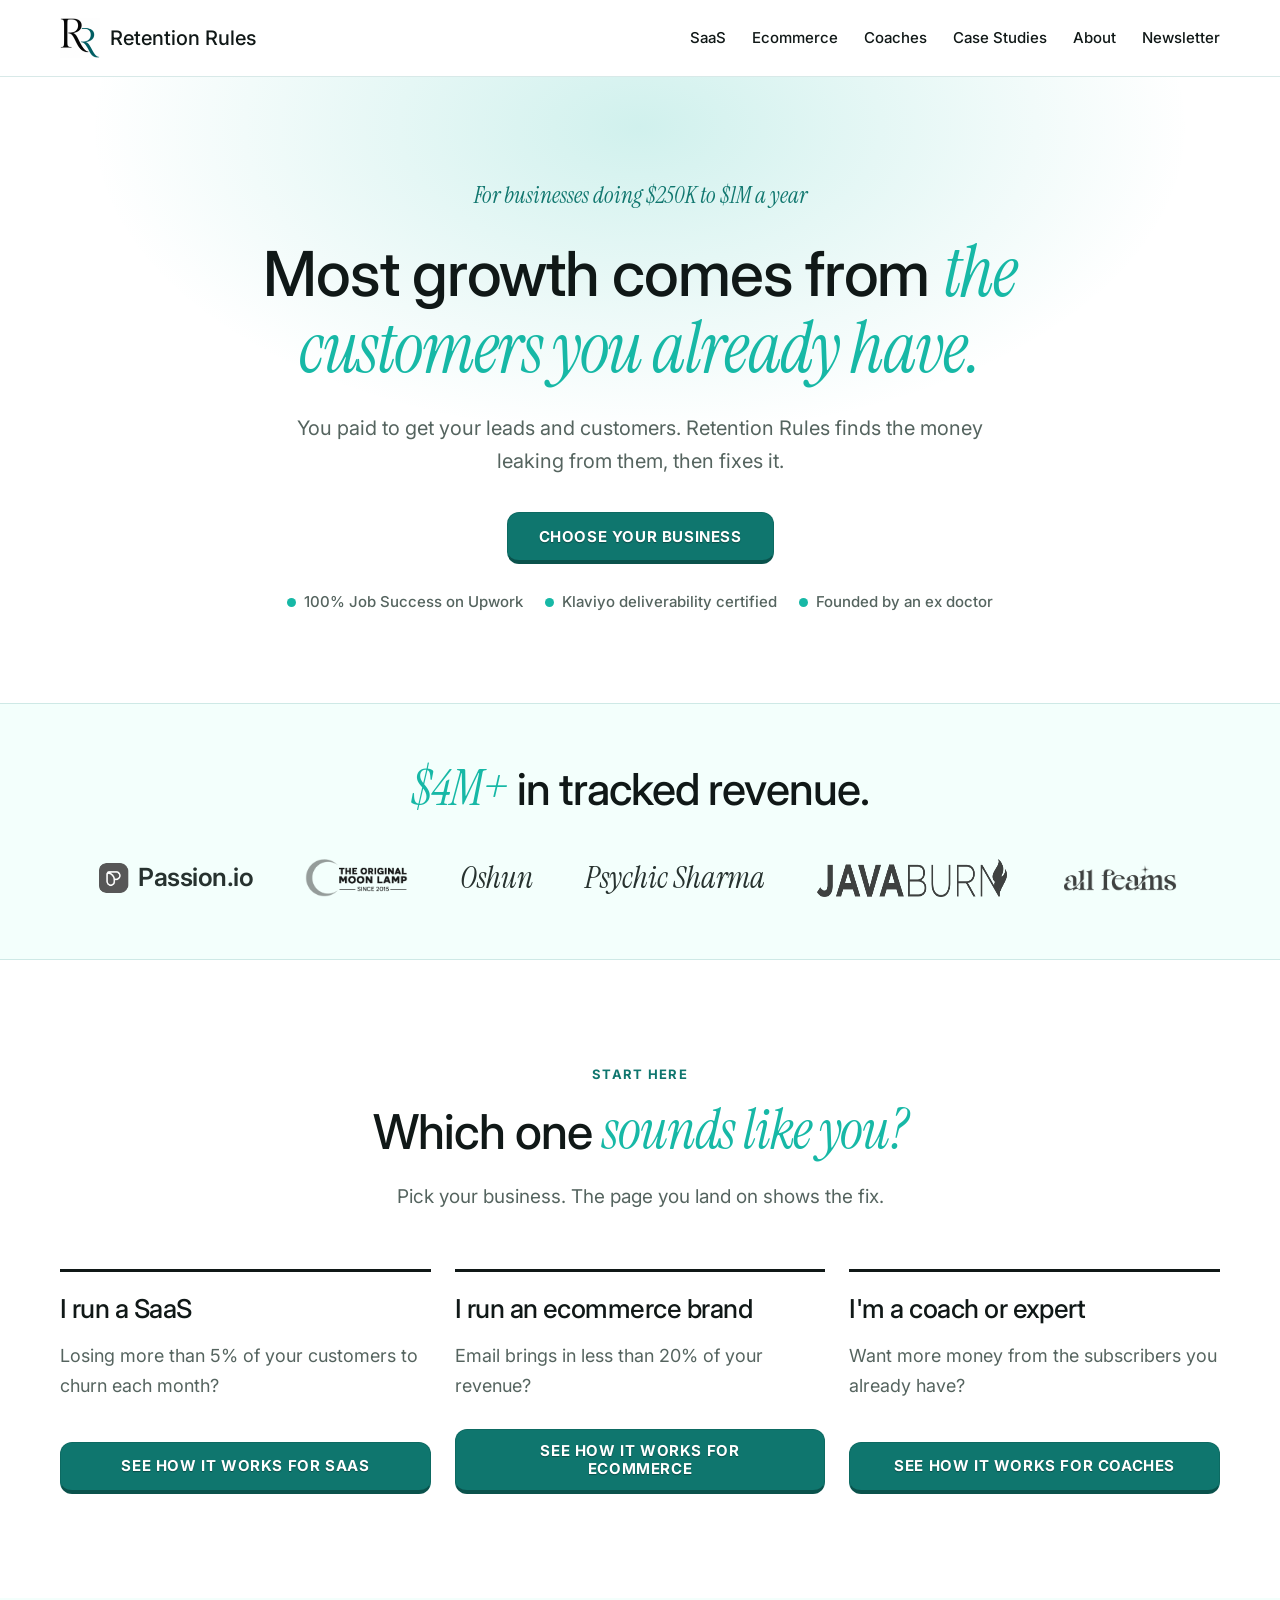
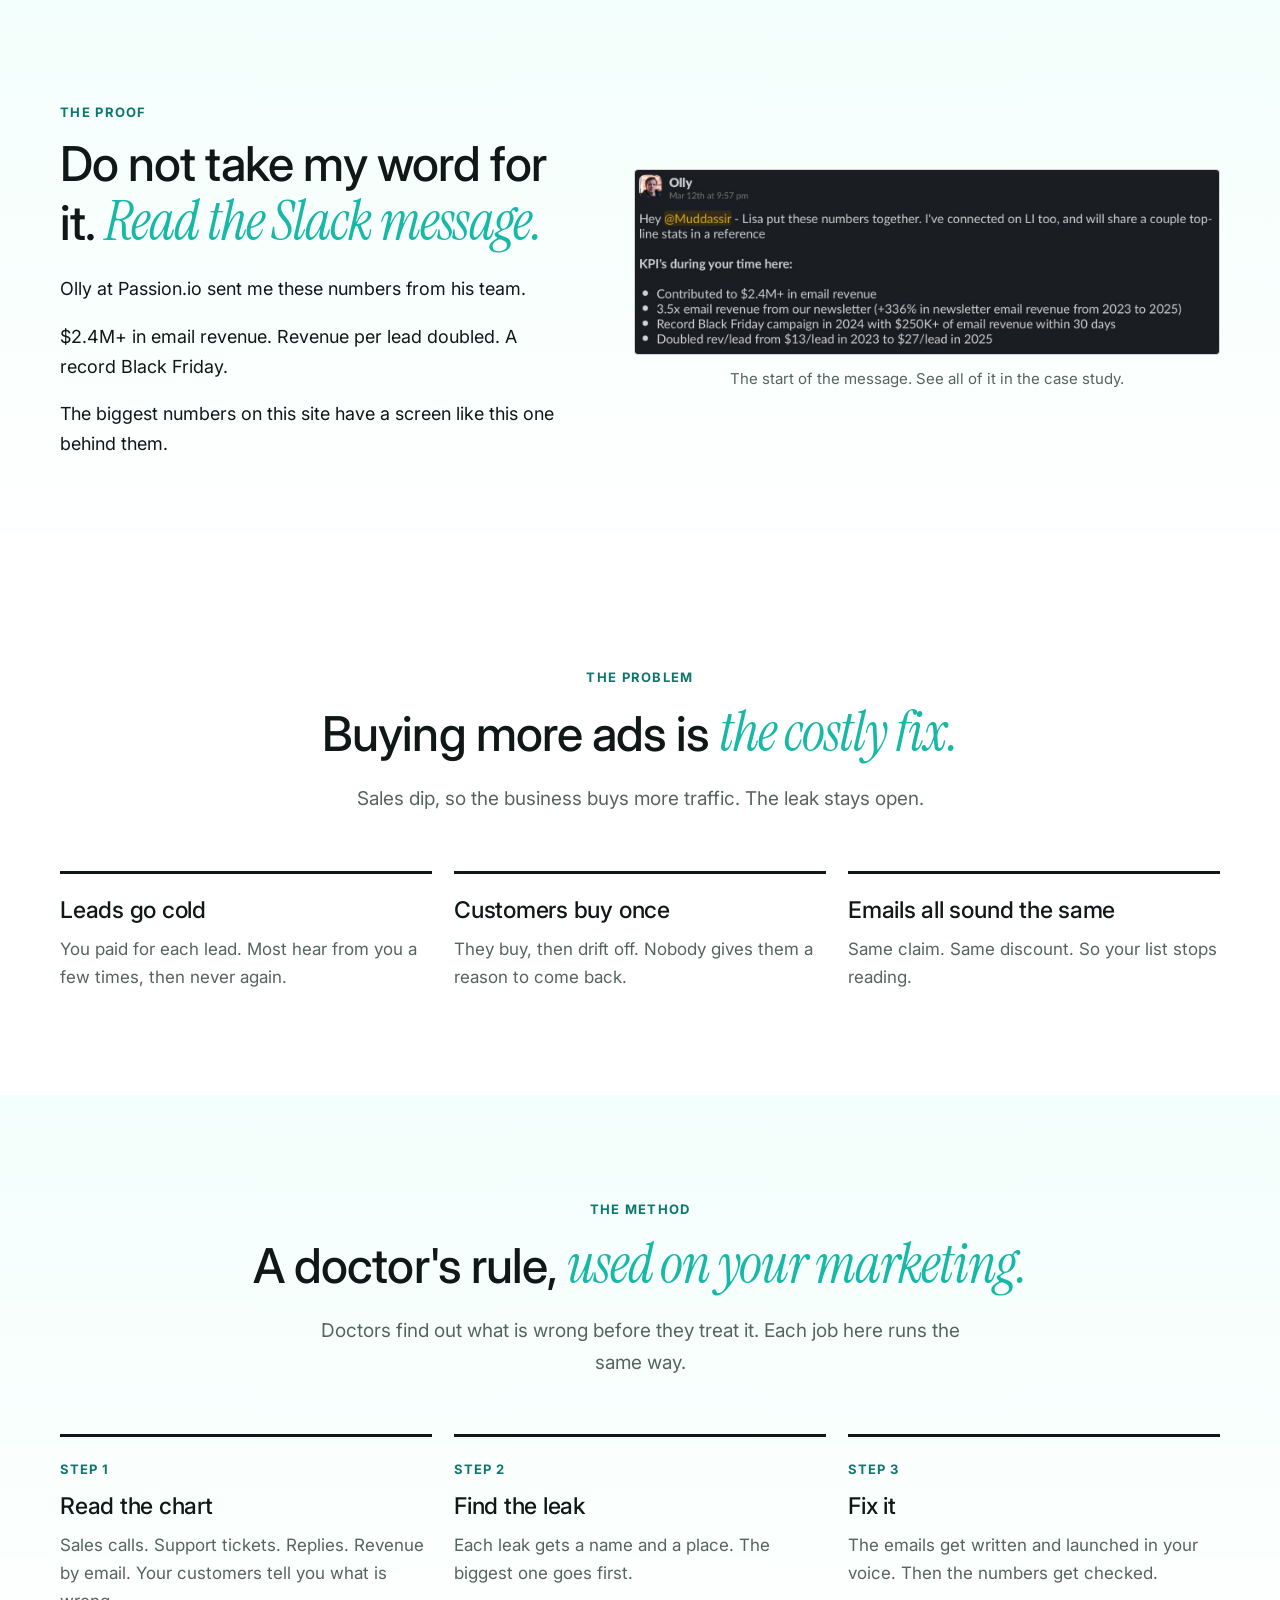
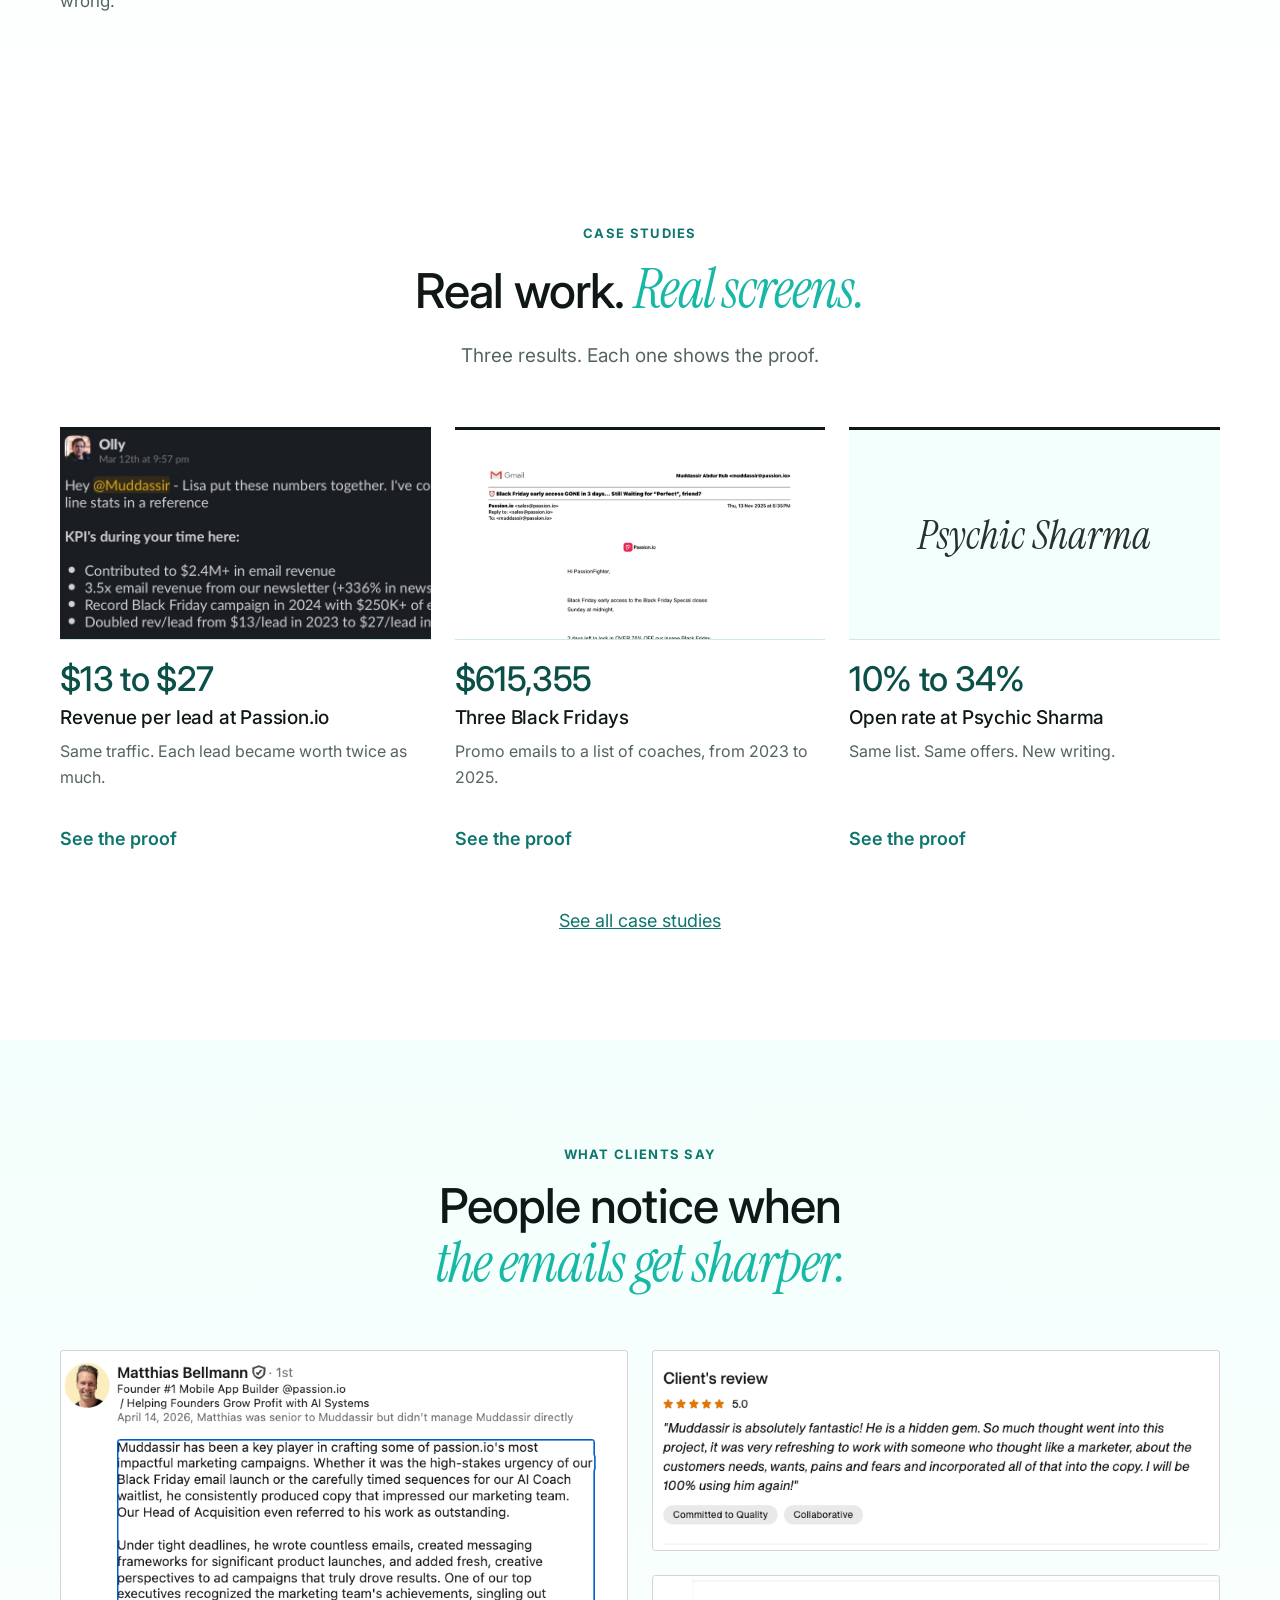
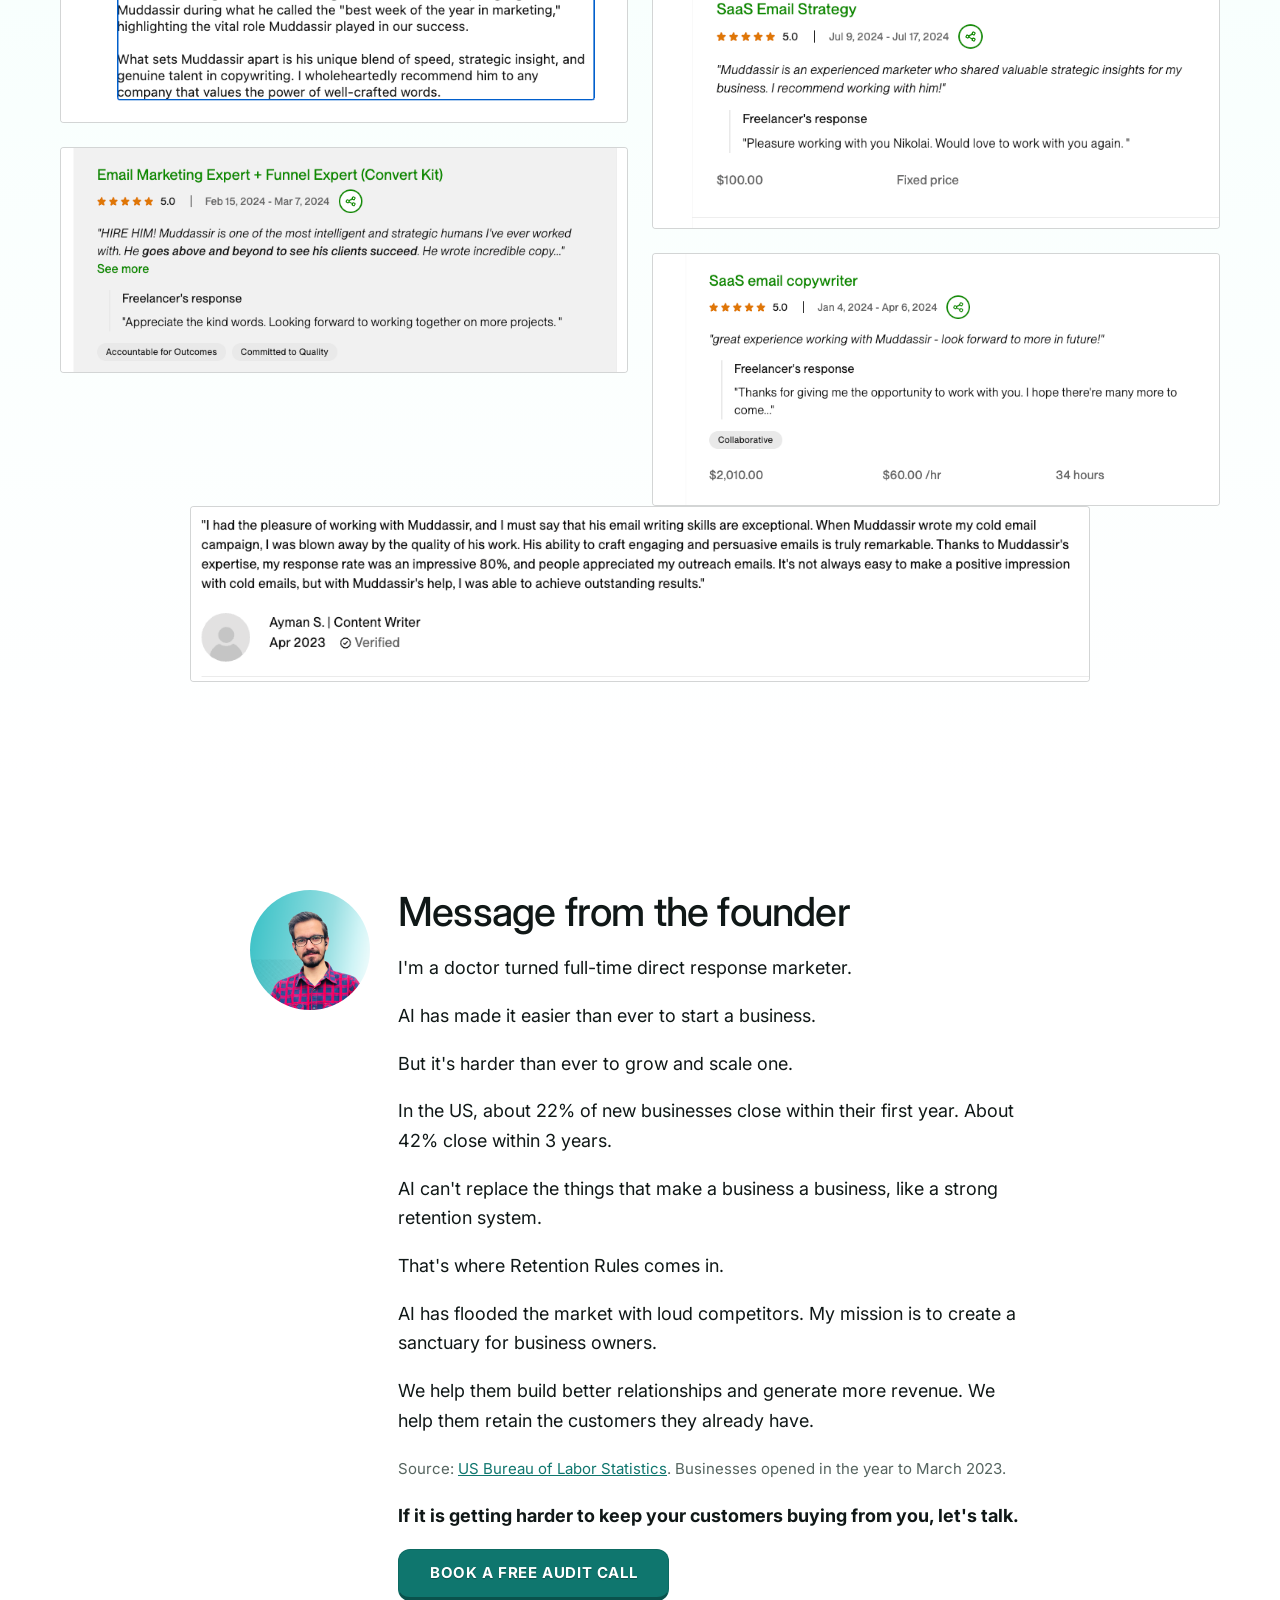
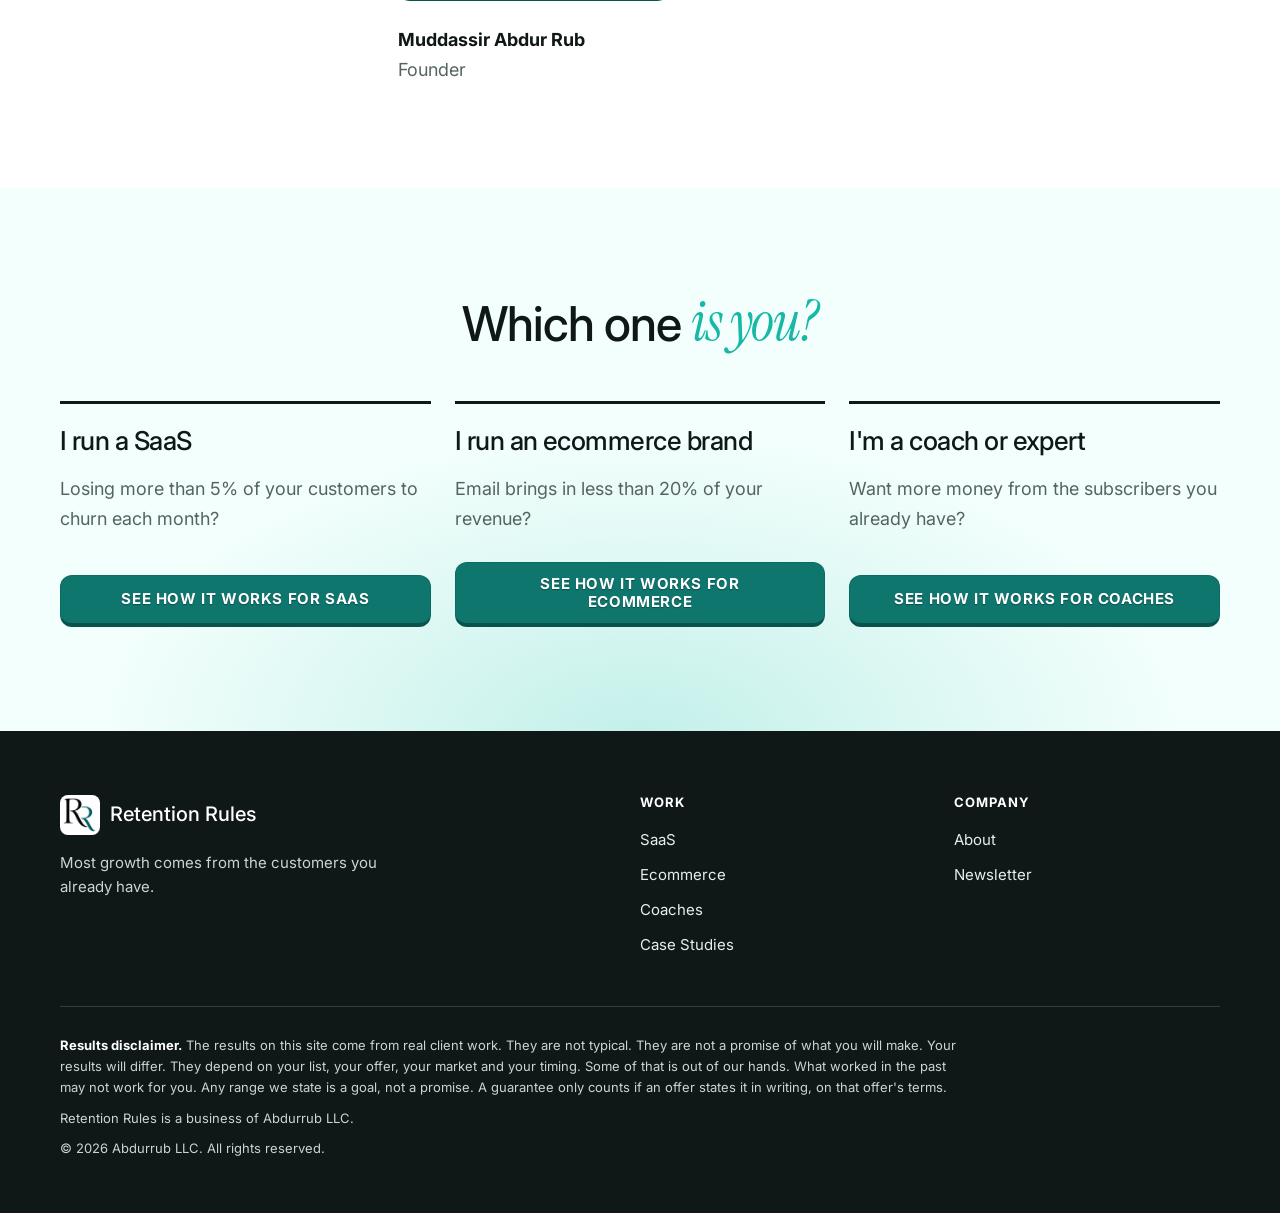
<file: index.html>
<!doctype html>
<html lang="en">
<head>
<meta charset="utf-8">
<meta name="viewport" content="width=device-width, initial-scale=1">
<title>Retention Rules</title>
<meta name="description" content="Most growth comes from the customers you already have. Retention Rules helps businesses at $250K to $1M a year earn more from the leads and customers they already paid for.">
<link rel="canonical" href="https://retentionrules.com/">
<meta property="og:site_name" content="Retention Rules">
<meta property="og:type" content="website">
<meta property="og:url" content="https://retentionrules.com/">
<meta property="og:title" content="Retention Rules">
<meta property="og:description" content="Most growth comes from the customers you already have. Retention Rules helps businesses at $250K to $1M a year earn more from the leads and customers they already paid for.">
<meta property="og:image" content="https://retentionrules.com/images/og.png">
<meta property="og:image:width" content="1200">
<meta property="og:image:height" content="630">
<meta property="og:image:alt" content="Retention Rules logo">
<meta name="twitter:card" content="summary_large_image">
<meta name="twitter:title" content="Retention Rules">
<meta name="twitter:description" content="Most growth comes from the customers you already have. Retention Rules helps businesses at $250K to $1M a year earn more from the leads and customers they already paid for.">
<meta name="twitter:image" content="https://retentionrules.com/images/og.png">
<link rel="icon" type="image/png" href="/images/favicon.png">
<link rel="preconnect" href="https://fonts.googleapis.com">
<link rel="preconnect" href="https://fonts.gstatic.com" crossorigin>
<link href="https://fonts.googleapis.com/css2?family=Instrument+Serif:ital@0;1&family=Inter:wght@400;500;600;700&display=swap" rel="stylesheet">
<link rel="stylesheet" href="/css/site.css">
<script type="application/ld+json">{"@context":"https://schema.org","@type":"Organization","name":"Retention Rules","url":"https://retentionrules.com/","logo":"https://retentionrules.com/images/rr-logo.png","founder":{"@type":"Person","name":"Muddassir Abdur Rub"}}</script>
</head>
<body>
<header class="site-head"><div class="wrap head-row">
<a class="brand" href="/"><img src="/images/rr-mark.png" alt="" width="44" height="44">Retention Rules</a>
<nav class="nav" aria-label="Main"><a href="/saas/">SaaS</a><a href="https://flows.retentionrules.com/">Ecommerce</a><a href="/coaches/">Coaches</a><a href="/case-studies/">Case Studies</a><a href="/about/">About</a><a href="https://letters.retentionrules.com/">Newsletter</a></nav>
<details class="menu"><summary>Menu</summary><div class="menu-links"><a href="/saas/">SaaS</a><a href="https://flows.retentionrules.com/">Ecommerce</a><a href="/coaches/">Coaches</a><a href="/case-studies/">Case Studies</a><a href="/about/">About</a><a href="https://letters.retentionrules.com/">Newsletter</a></div></details>
</div></header>
<main>
<section class="hero"><div class="wrap"><p class="pill">For businesses doing $250K to $1M a year</p><h1>Most growth comes from <em>the customers you already have.</em></h1><p class="sub">You paid to get your leads and customers. Retention Rules finds the money leaking from them, then fixes it.</p><a class="btn" href="#choose">Choose your business</a><div class="trustline"><span>100% Job Success on Upwork</span><span>Klaviyo deliverability certified</span><span>Founded by an ex doctor</span></div></div></section><section class="trust"><div class="wrap"><h2><em>$4M+</em> in tracked revenue.</h2><div class="logos nocheck"><span class="lg pass"><img src="/images/logos/passion-mark.png" alt="" loading="lazy">Passion.io</span><span class="lg multi"><img src="/images/logos/moonlamp-wordmark.png" alt="The Original Moon Lamp" loading="lazy"></span><span class="lg word">Oshun</span><span class="lg word">Psychic Sharma</span><span class="lg"><img src="/images/logos/javaburn-logo.png" alt="Java Burn" loading="lazy"></span><span class="lg"><img src="/images/logos/allfemme-black.png" alt="Allfemme" loading="lazy"></span></div></div></section><section class="sec" id="choose"><div class="wrap"><div class="head"><span class="label">Start here</span><h2>Which one <em>sounds like you?</em></h2><p>Pick your business. The page you land on shows the fix.</p></div><div class="doors"><a class="door" href="/saas/"><span class="who">I run a SaaS</span><span class="prob">Losing more than 5% of your customers to churn each month?</span><span class="go">See how it works for SaaS</span></a><a class="door" href="https://flows.retentionrules.com/"><span class="who">I run an ecommerce brand</span><span class="prob">Email brings in less than 20% of your revenue?</span><span class="go">See how it works for ecommerce</span></a><a class="door" href="/coaches/"><span class="who">I'm a coach or expert</span><span class="prob">Want more money from the subscribers you already have?</span><span class="go">See how it works for coaches</span></a></div></div></section><section class="sec panel"><div class="wrap"><div class="split"><div><span class="label">The proof</span><h2>Do not take my word for it. <em>Read the Slack message.</em></h2><p>Olly at Passion.io sent me these numbers from his team.</p><p>$2.4M+ in email revenue. Revenue per lead doubled. A record Black Friday.</p><p>The biggest numbers on this site have a screen like this one behind them.</p></div><figure class="shot"><div class="frame"><img src="/images/proof/olly-kpis.jpg" alt="Slack message from Olly at Passion.io listing total email revenue of $2,442,707, Black Fridays of $615,355, mini promos of $643,381, nurture emails of $68,564 and webinar follow ups of $1,115,407." loading="lazy"></div><figcaption>The start of the message. See all of it in the case study.</figcaption></figure></div></div></section><section class="sec "><div class="wrap"><div class="head"><span class="label">The problem</span><h2>Buying more ads is <em>the costly fix.</em></h2><p>Sales dip, so the business buys more traffic. The leak stays open.</p></div><div class="cards "><div class="card"><h3>Leads go cold</h3><p>You paid for each lead. Most hear from you a few times, then never again.</p></div><div class="card"><h3>Customers buy once</h3><p>They buy, then drift off. Nobody gives them a reason to come back.</p></div><div class="card"><h3>Emails all sound the same</h3><p>Same claim. Same discount. So your list stops reading.</p></div></div></div></section><section class="sec panel"><div class="wrap"><div class="head"><span class="label">The method</span><h2>A doctor's rule, <em>used on your marketing.</em></h2><p>Doctors find out what is wrong before they treat it. Each job here runs the same way.</p></div><div class="cards "><div class="card"><span class=tag>Step 1</span><h3>Read the chart</h3><p>Sales calls. Support tickets. Replies. Revenue by email. Your customers tell you what is wrong.</p></div><div class="card"><span class=tag>Step 2</span><h3>Find the leak</h3><p>Each leak gets a name and a place. The biggest one goes first.</p></div><div class="card"><span class=tag>Step 3</span><h3>Fix it</h3><p>The emails get written and launched in your voice. Then the numbers get checked.</p></div></div></div></section><section class="sec "><div class="wrap"><div class="head"><span class="label">Case studies</span><h2>Real work. <em>Real screens.</em></h2><p>Three results. Each one shows the proof.</p></div><div class="cases"><a class="case" href="/case-studies/saas/"><div class="pic"><img src="/images/proof/olly-kpis.jpg" alt="" loading="lazy"></div><div class="txt"><b>$13 to $27</b><h3>Revenue per lead at Passion.io</h3><p>Same traffic. Each lead became worth twice as much.</p><span class="more">See the proof</span></div></a><a class="case" href="/case-studies/coaches/"><div class="pic"><img src="/images/proof/bf-day3.png" alt="" loading="lazy"></div><div class="txt"><b>$615,355</b><h3>Three Black Fridays</h3><p>Promo emails to a list of coaches, from 2023 to 2025.</p><span class="more">See the proof</span></div></a><a class="case" href="/case-studies/ecommerce/"><div class="pic logo"><span class="lg word">Psychic Sharma</span></div><div class="txt"><b>10% to 34%</b><h3>Open rate at Psychic Sharma</h3><p>Same list. Same offers. New writing.</p><span class="more">See the proof</span></div></a></div><div class="action"><a href="/case-studies/">See all case studies</a></div></div></section><section class="sec panel"><div class="wrap"><div class="head"><span class="label">What clients say</span><h2>People notice when <em>the emails get sharper.</em></h2></div><div class="wall"><figure class="shot"><div class="frame"><img src="/images/proof/linkedin-matthias-passion-io.png" alt="LinkedIn recommendation from Matthias Bellmann, founder of Passion.io." loading="lazy"></div></figure><figure class="shot"><div class="frame"><img src="/images/proof/upwork-convertkit.png" alt="Five star Upwork review: Hire him. One of the most intelligent and strategic humans I have ever worked with." loading="lazy"></div></figure><figure class="shot"><div class="frame"><img src="/images/proof/upwork-fb-ads-brainhive.png" alt="Five star Upwork review: So much thought went into this project." loading="lazy"></div></figure><figure class="shot"><div class="frame"><img src="/images/proof/upwork-saas-email-strategy.png" alt="Five star Upwork review for SaaS email strategy." loading="lazy"></div></figure><figure class="shot"><div class="frame"><img src="/images/proof/upwork-saas-email-copywriter.png" alt="Five star Upwork review for a SaaS email copywriter job." loading="lazy"></div></figure></div><div class="wide"><figure class="shot"><div class="frame"><img src="/images/proof/upwork-ayman.png" alt="Verified Upwork testimonial: an 80% response rate on a cold email campaign." loading="lazy"></div></figure></div></div></section><section class="sec "><div class="wrap"><div class="founder"><img src="/images/muddassir.png" alt="Muddassir Abdur Rub" width="120" height="120"><div><h2>Message from the founder</h2><p>I'm a doctor turned full-time direct response marketer.</p><p>AI has made it easier than ever to start a business.</p><p>But it's harder than ever to grow and scale one.</p><p>In the US, about 22% of new businesses close within their first year. About 42% close within 3 years.</p><p>AI can't replace the things that make a business a business, like a strong retention system.</p><p>That's where Retention Rules comes in.</p><p>AI has flooded the market with loud competitors. My mission is to create a sanctuary for business owners.</p><p>We help them build better relationships and generate more revenue. We help them retain the customers they already have.</p><p><small class="muted">Source: <a href="https://www.bls.gov/bdm/us_age_naics_00_table7.txt">US Bureau of Labor Statistics</a>. Businesses opened in the year to March 2023.</small></p><p><strong>If it is getting harder to keep your customers buying from you, let&#39;s talk.</strong></p><a class="btn" href="https://calendar.app.google/LEcHPfT7csau1WCQ7" target="_blank" rel="noopener">Book a free audit call</a><strong style="margin-top:24px">Muddassir Abdur Rub</strong><span class="muted">Founder</span></div></div></div></section><section class="close"><div class="wrap"><h2>Which one <em>is you?</em></h2><div class="doors"><a class="door" href="/saas/"><span class="who">I run a SaaS</span><span class="prob">Losing more than 5% of your customers to churn each month?</span><span class="go">See how it works for SaaS</span></a><a class="door" href="https://flows.retentionrules.com/"><span class="who">I run an ecommerce brand</span><span class="prob">Email brings in less than 20% of your revenue?</span><span class="go">See how it works for ecommerce</span></a><a class="door" href="/coaches/"><span class="who">I'm a coach or expert</span><span class="prob">Want more money from the subscribers you already have?</span><span class="go">See how it works for coaches</span></a></div></div></section>
</main>
<footer class="site-foot"><div class="wrap">
<div class="foot-top">
<div class="foot-brand"><a class="brand" href="/"><img src="/images/rr-mark.png" alt="" width="44" height="44">Retention Rules</a>
<p>Most growth comes from the customers you already have.</p></div>
<div class="foot-col"><h2>Work</h2><a href="/saas/">SaaS</a><a href="https://flows.retentionrules.com/">Ecommerce</a><a href="/coaches/">Coaches</a><a href="/case-studies/">Case Studies</a></div>
<div class="foot-col"><h2>Company</h2><a href="/about/">About</a><a href="https://letters.retentionrules.com/">Newsletter</a></div>
</div>
<div class="foot-legal">
<p><strong>Results disclaimer.</strong> The results on this site come from real client work. They are not typical. They are not a promise of what you will make. Your results will differ. They depend on your list, your offer, your market and your timing. Some of that is out of our hands. What worked in the past may not work for you. Any range we state is a goal, not a promise. A guarantee only counts if an offer states it in writing, on that offer's terms.</p>
<p>Retention Rules is a business of Abdurrub LLC.</p>
<p>&copy; 2026 Abdurrub LLC. All rights reserved.</p>
</div>
</div></footer>
</body>
</html>
</file>
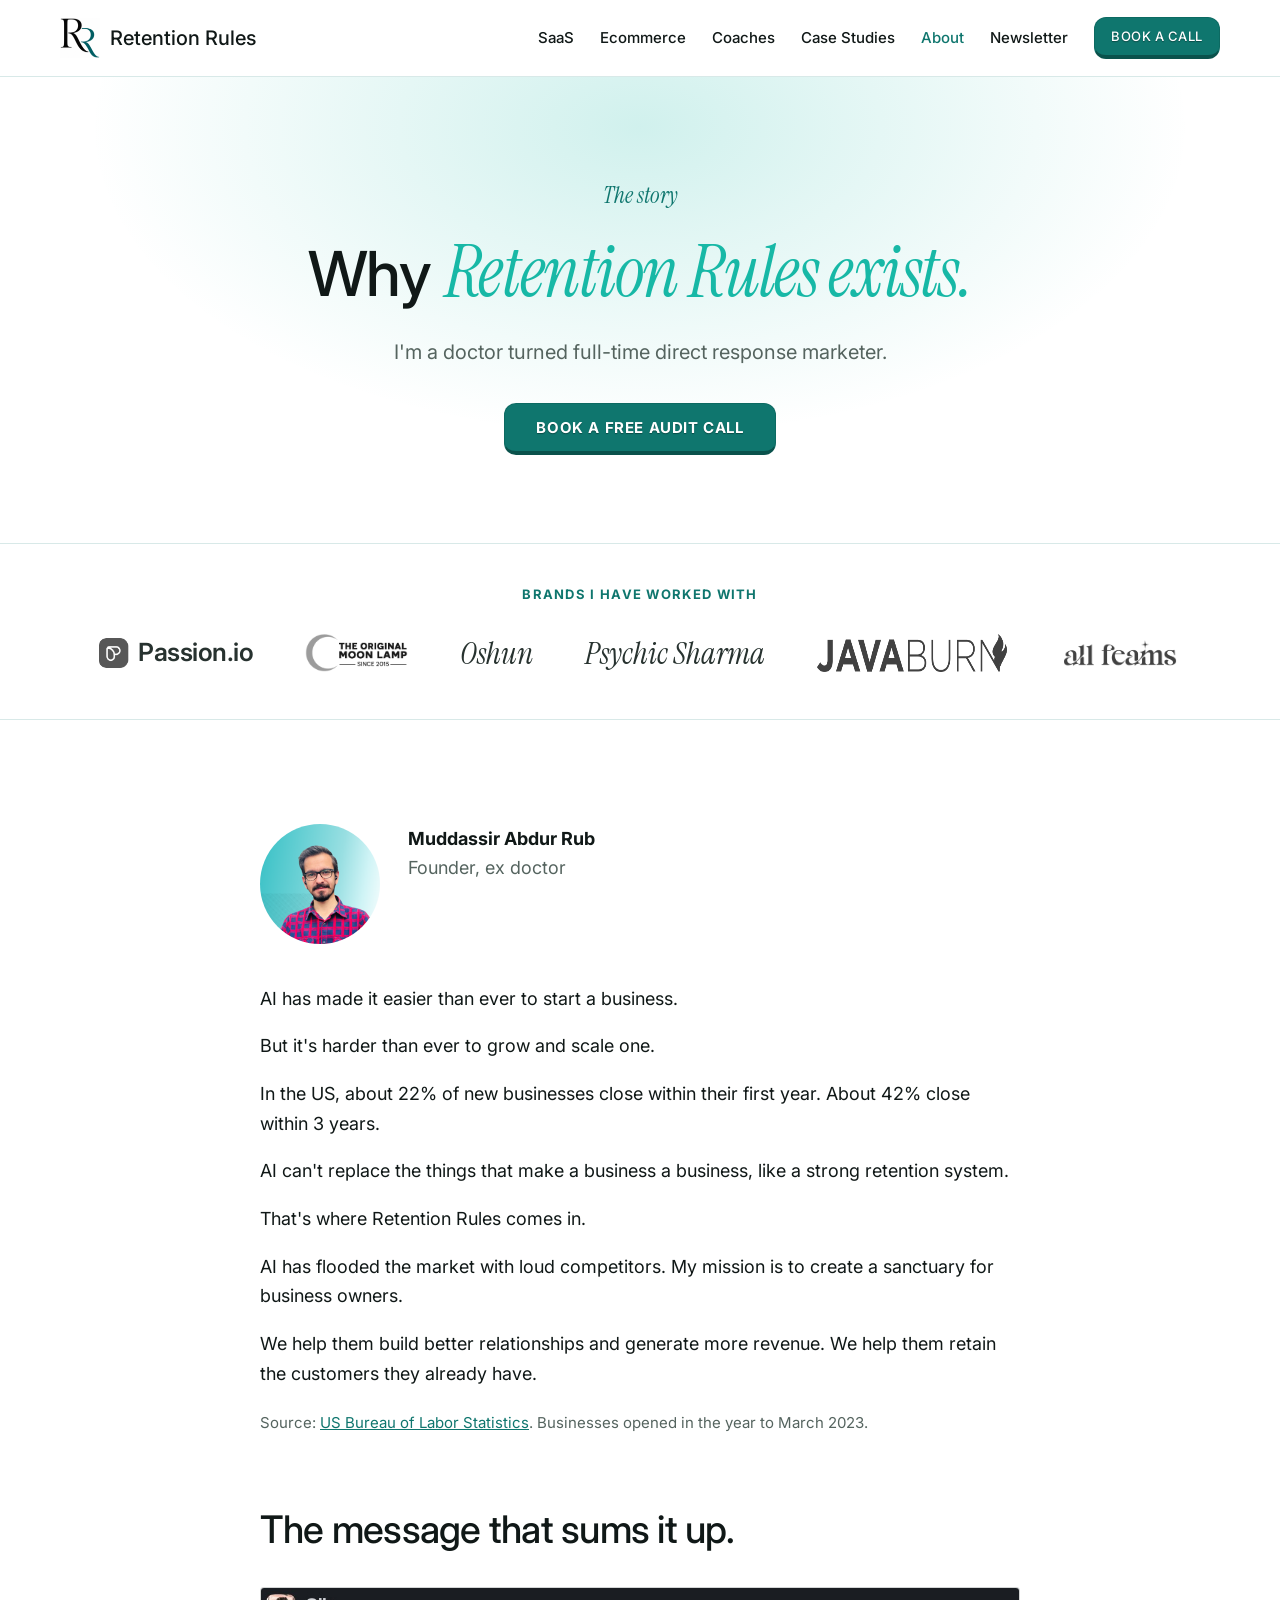
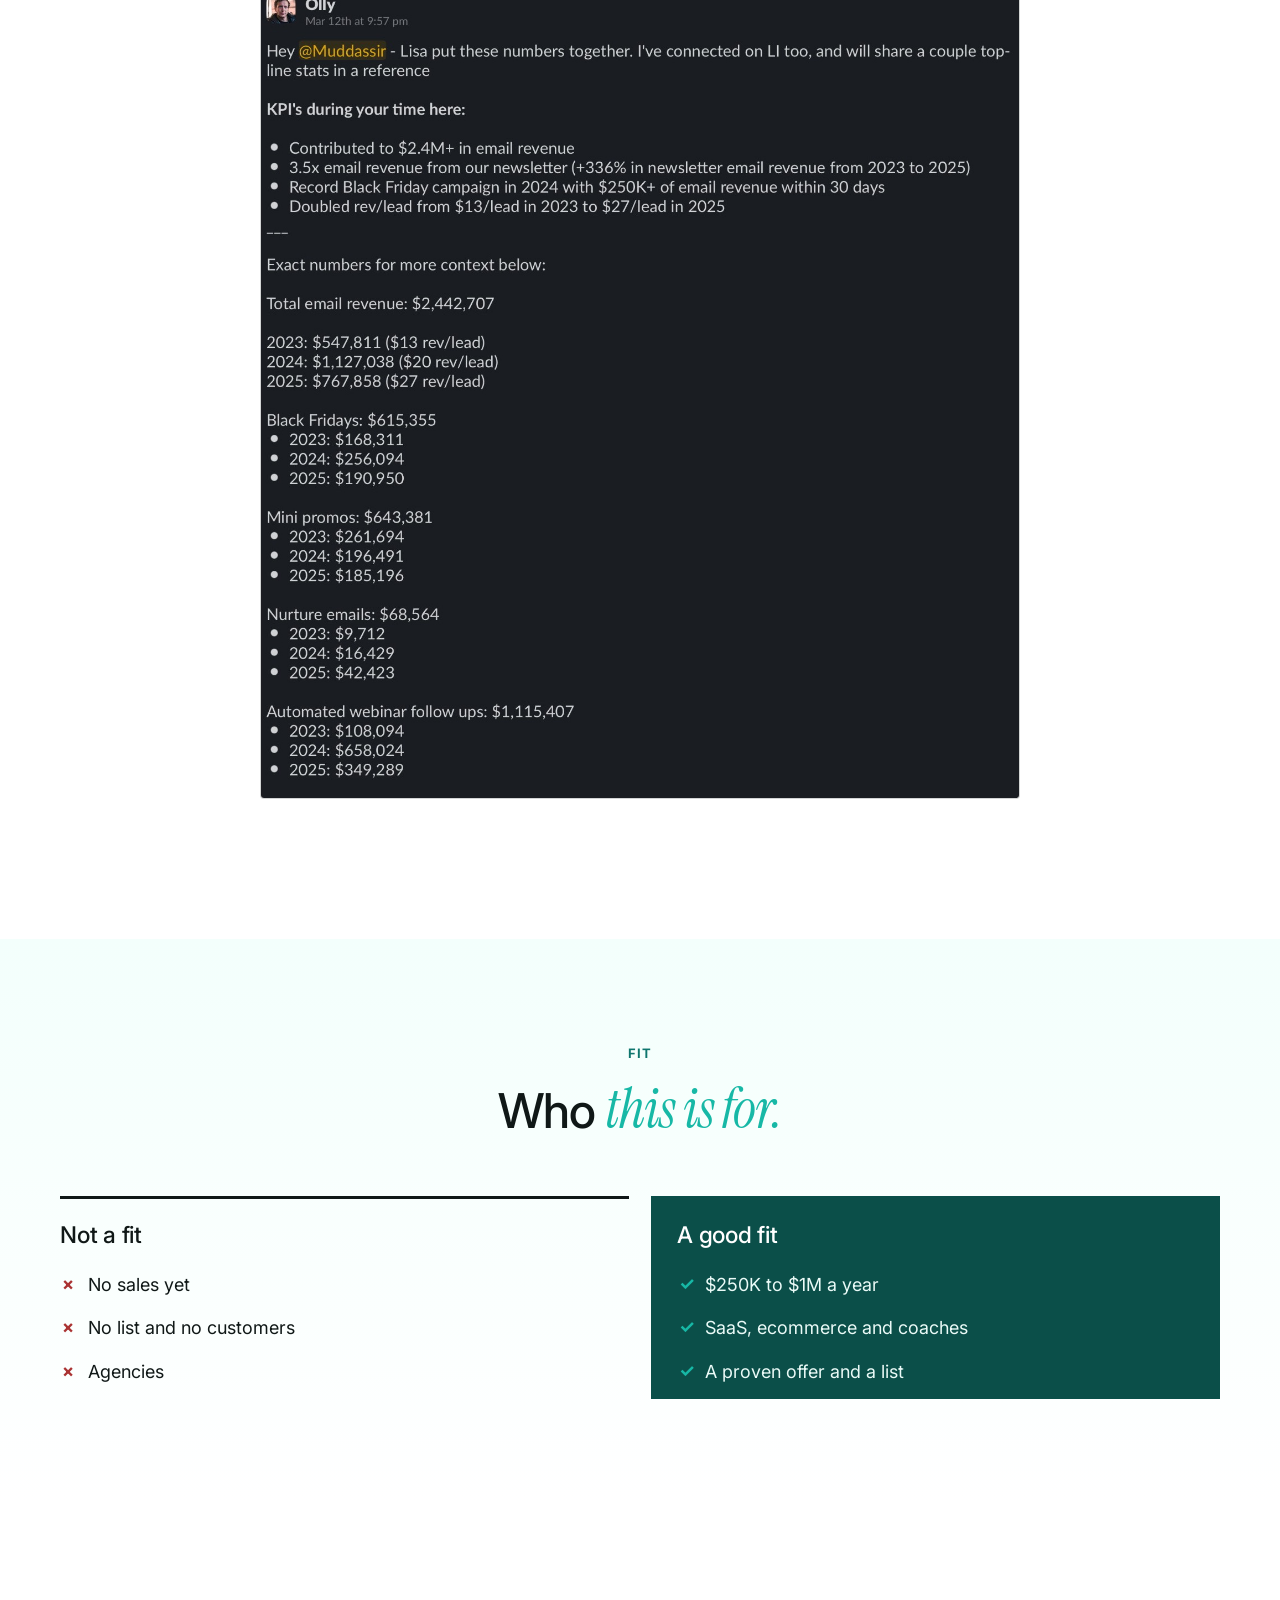
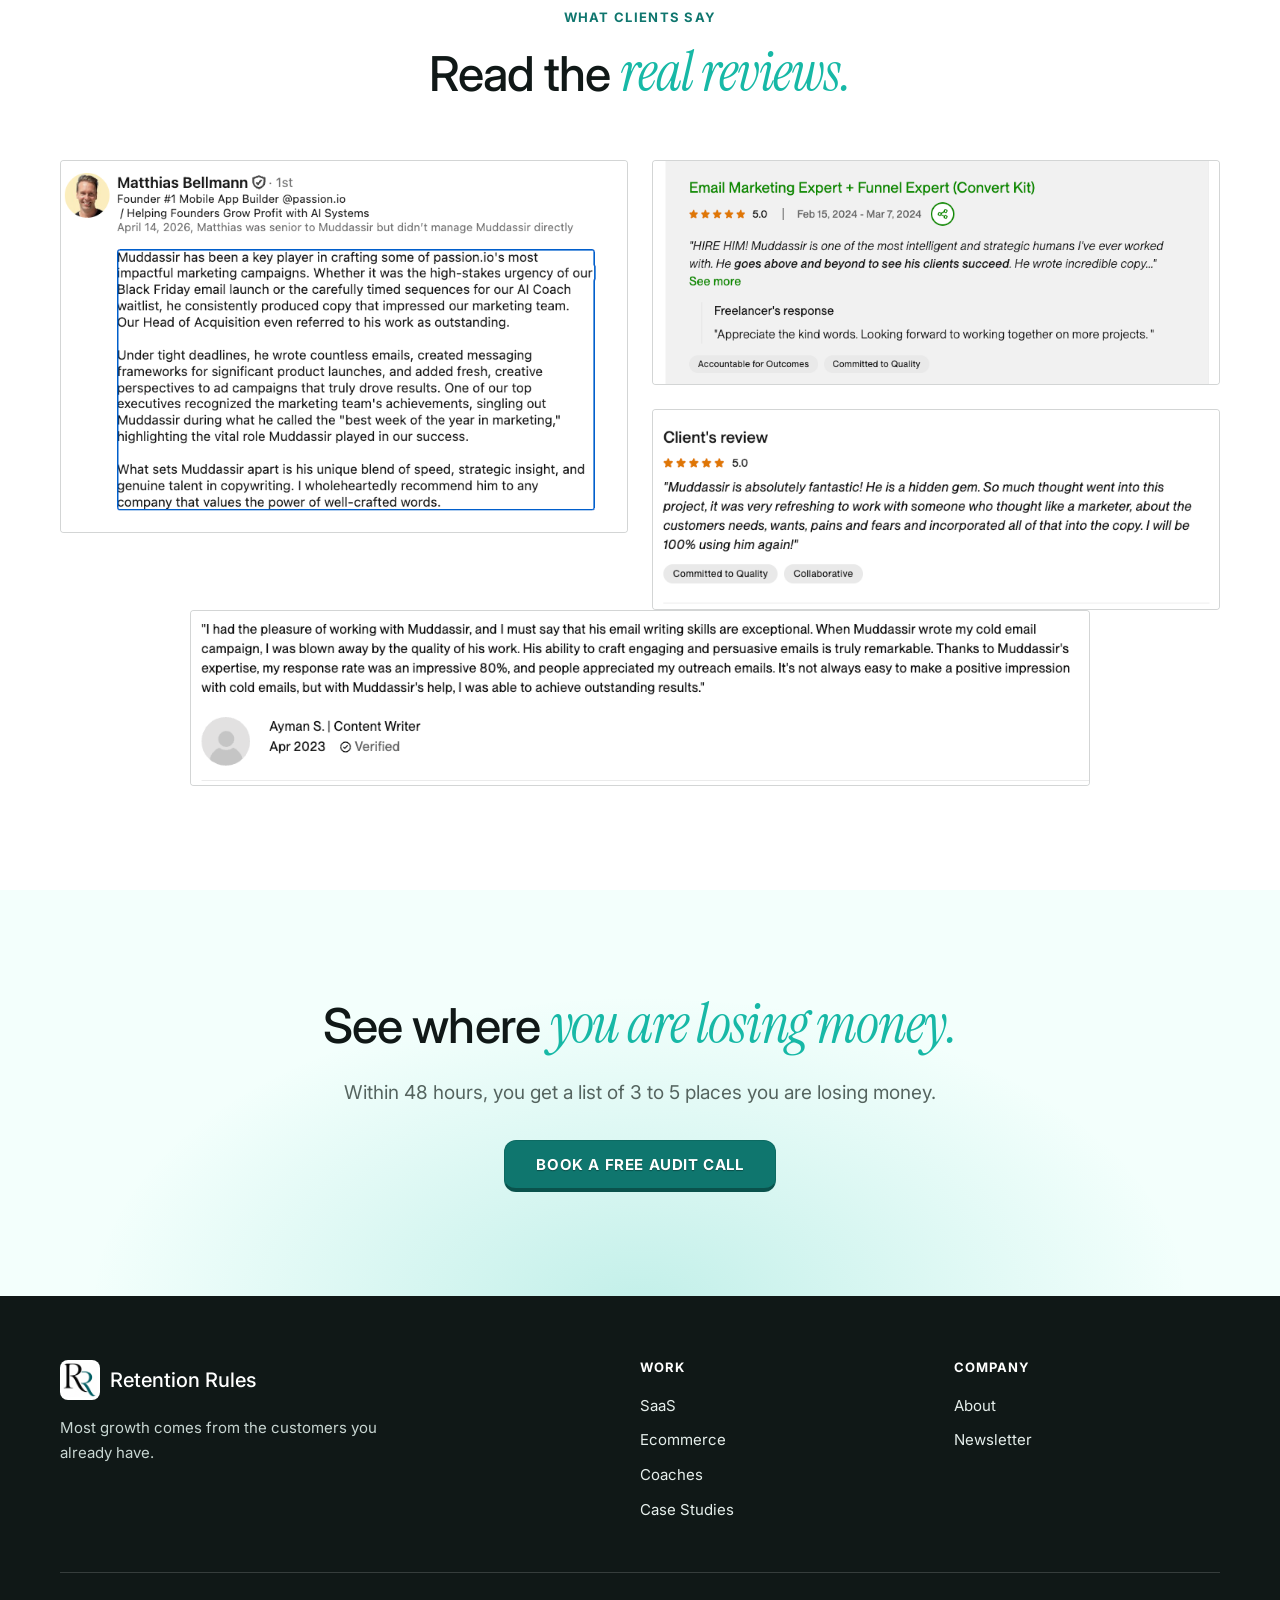
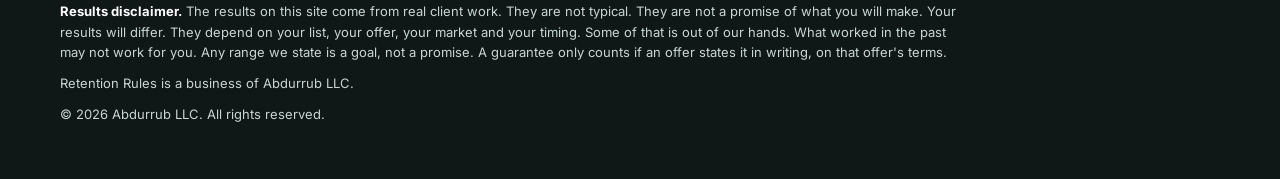
<file: about/index.html>
<!doctype html>
<html lang="en">
<head>
<meta charset="utf-8">
<meta name="viewport" content="width=device-width, initial-scale=1">
<title>The Story | Retention Rules</title>
<meta name="description" content="I left medicine in 2019. One rule came with me. It is the rule behind every job at Retention Rules.">
<link rel="canonical" href="https://retentionrules.com/about/">
<meta property="og:site_name" content="Retention Rules">
<meta property="og:type" content="website">
<meta property="og:url" content="https://retentionrules.com/about/">
<meta property="og:title" content="The Story | Retention Rules">
<meta property="og:description" content="I left medicine in 2019. One rule came with me. It is the rule behind every job at Retention Rules.">
<meta property="og:image" content="https://retentionrules.com/images/og.png">
<meta property="og:image:width" content="1200">
<meta property="og:image:height" content="630">
<meta property="og:image:alt" content="Retention Rules logo">
<meta name="twitter:card" content="summary_large_image">
<meta name="twitter:title" content="The Story | Retention Rules">
<meta name="twitter:description" content="I left medicine in 2019. One rule came with me. It is the rule behind every job at Retention Rules.">
<meta name="twitter:image" content="https://retentionrules.com/images/og.png">
<link rel="icon" type="image/png" href="/images/favicon.png">
<link rel="preconnect" href="https://fonts.googleapis.com">
<link rel="preconnect" href="https://fonts.gstatic.com" crossorigin>
<link href="https://fonts.googleapis.com/css2?family=Instrument+Serif:ital@0;1&family=Inter:wght@400;500;600;700&display=swap" rel="stylesheet">
<link rel="stylesheet" href="/css/site.css">

</head>
<body>
<header class="site-head"><div class="wrap head-row">
<a class="brand" href="/"><img src="/images/rr-mark.png" alt="" width="44" height="44">Retention Rules</a>
<nav class="nav" aria-label="Main"><a href="/saas/">SaaS</a><a href="https://flows.retentionrules.com/">Ecommerce</a><a href="/coaches/">Coaches</a><a href="/case-studies/">Case Studies</a><a href="/about/" aria-current=page>About</a><a href="https://letters.retentionrules.com/">Newsletter</a><a class="btn" href="https://calendar.app.google/LEcHPfT7csau1WCQ7" target="_blank" rel="noopener">Book a call</a></nav>
<details class="menu"><summary>Menu</summary><div class="menu-links"><a href="/saas/">SaaS</a><a href="https://flows.retentionrules.com/">Ecommerce</a><a href="/coaches/">Coaches</a><a href="/case-studies/">Case Studies</a><a href="/about/" aria-current=page>About</a><a href="https://letters.retentionrules.com/">Newsletter</a><a class="btn" href="https://calendar.app.google/LEcHPfT7csau1WCQ7" target="_blank" rel="noopener">Book a call</a></div></details>
</div></header>
<main>
<section class="hero"><div class="wrap"><p class="pill">The story</p><h1>Why <em>Retention Rules exists.</em></h1><p class="sub">I'm a doctor turned full-time direct response marketer.</p><a class="btn" href="https://calendar.app.google/LEcHPfT7csau1WCQ7" target="_blank" rel="noopener">Book a free audit call</a></div></section><section class="logostrip"><div class="wrap"><span class="label">Brands I have worked with</span><div class="logos nocheck"><span class="lg pass"><img src="/images/logos/passion-mark.png" alt="" loading="lazy">Passion.io</span><span class="lg multi"><img src="/images/logos/moonlamp-wordmark.png" alt="The Original Moon Lamp" loading="lazy"></span><span class="lg word">Oshun</span><span class="lg word">Psychic Sharma</span><span class="lg"><img src="/images/logos/javaburn-logo.png" alt="Java Burn" loading="lazy"></span><span class="lg"><img src="/images/logos/allfemme-black.png" alt="Allfemme" loading="lazy"></span></div></div></section><section class="sec "><div class="mid prose"><div class="founder" style="margin-bottom:40px"><img src="/images/muddassir.png" alt="Muddassir Abdur Rub" width="120" height="120"><div><strong style="margin:0">Muddassir Abdur Rub</strong><span class="muted">Founder, ex doctor</span></div></div><p>AI has made it easier than ever to start a business.</p><p>But it's harder than ever to grow and scale one.</p><p>In the US, about 22% of new businesses close within their first year. About 42% close within 3 years.</p><p>AI can't replace the things that make a business a business, like a strong retention system.</p><p>That's where Retention Rules comes in.</p><p>AI has flooded the market with loud competitors. My mission is to create a sanctuary for business owners.</p><p>We help them build better relationships and generate more revenue. We help them retain the customers they already have.</p><p><small class="muted">Source: <a href="https://www.bls.gov/bdm/us_age_naics_00_table7.txt">US Bureau of Labor Statistics</a>. Businesses opened in the year to March 2023.</small></p><h2>The message that sums it up.</h2><figure class="shot"><div class="frame"><img src="/images/proof/olly-full.jpg" alt="Slack message from Olly at Passion.io listing total email revenue of $2,442,707, Black Fridays of $615,355, mini promos of $643,381, nurture emails of $68,564 and webinar follow ups of $1,115,407." loading="lazy"></div></figure></div></section><section class="sec panel"><div class="wrap"><div class="head"><span class="label">Fit</span><h2>Who <em>this is for.</em></h2></div><div class="compare"><div class="col"><h3>Not a fit</h3><ul><li>No sales yet</li><li>No list and no customers</li><li>Agencies</li></ul></div><div class="col good"><h3>A good fit</h3><ul><li>$250K to $1M a year</li><li>SaaS, ecommerce and coaches</li><li>A proven offer and a list</li></ul></div></div></div></section><section class="sec "><div class="wrap"><div class="head"><span class="label">What clients say</span><h2>Read the <em>real reviews.</em></h2></div><div class="wall"><figure class="shot"><div class="frame"><img src="/images/proof/linkedin-matthias-passion-io.png" alt="LinkedIn recommendation from Matthias Bellmann, founder of Passion.io." loading="lazy"></div></figure><figure class="shot"><div class="frame"><img src="/images/proof/upwork-convertkit.png" alt="Five star Upwork review: Hire him. One of the most intelligent and strategic humans I have ever worked with." loading="lazy"></div></figure><figure class="shot"><div class="frame"><img src="/images/proof/upwork-fb-ads-brainhive.png" alt="Five star Upwork review: So much thought went into this project." loading="lazy"></div></figure></div><div class="wide"><figure class="shot"><div class="frame"><img src="/images/proof/upwork-ayman.png" alt="Verified Upwork testimonial: an 80% response rate on a cold email campaign." loading="lazy"></div></figure></div></div></section><section class="close"><div class="wrap"><h2>See where <em>you are losing money.</em></h2><p>Within 48 hours, you get a list of 3 to 5 places you are losing money.</p><a class="btn" href="https://calendar.app.google/LEcHPfT7csau1WCQ7" target="_blank" rel="noopener">Book a free audit call</a></div></section>
</main>
<footer class="site-foot"><div class="wrap">
<div class="foot-top">
<div class="foot-brand"><a class="brand" href="/"><img src="/images/rr-mark.png" alt="" width="44" height="44">Retention Rules</a>
<p>Most growth comes from the customers you already have.</p></div>
<div class="foot-col"><h2>Work</h2><a href="/saas/">SaaS</a><a href="https://flows.retentionrules.com/">Ecommerce</a><a href="/coaches/">Coaches</a><a href="/case-studies/">Case Studies</a></div>
<div class="foot-col"><h2>Company</h2><a href="/about/">About</a><a href="https://letters.retentionrules.com/">Newsletter</a></div>
</div>
<div class="foot-legal">
<p><strong>Results disclaimer.</strong> The results on this site come from real client work. They are not typical. They are not a promise of what you will make. Your results will differ. They depend on your list, your offer, your market and your timing. Some of that is out of our hands. What worked in the past may not work for you. Any range we state is a goal, not a promise. A guarantee only counts if an offer states it in writing, on that offer's terms.</p>
<p>Retention Rules is a business of Abdurrub LLC.</p>
<p>&copy; 2026 Abdurrub LLC. All rights reserved.</p>
</div>
</div></footer>
</body>
</html>
</file>
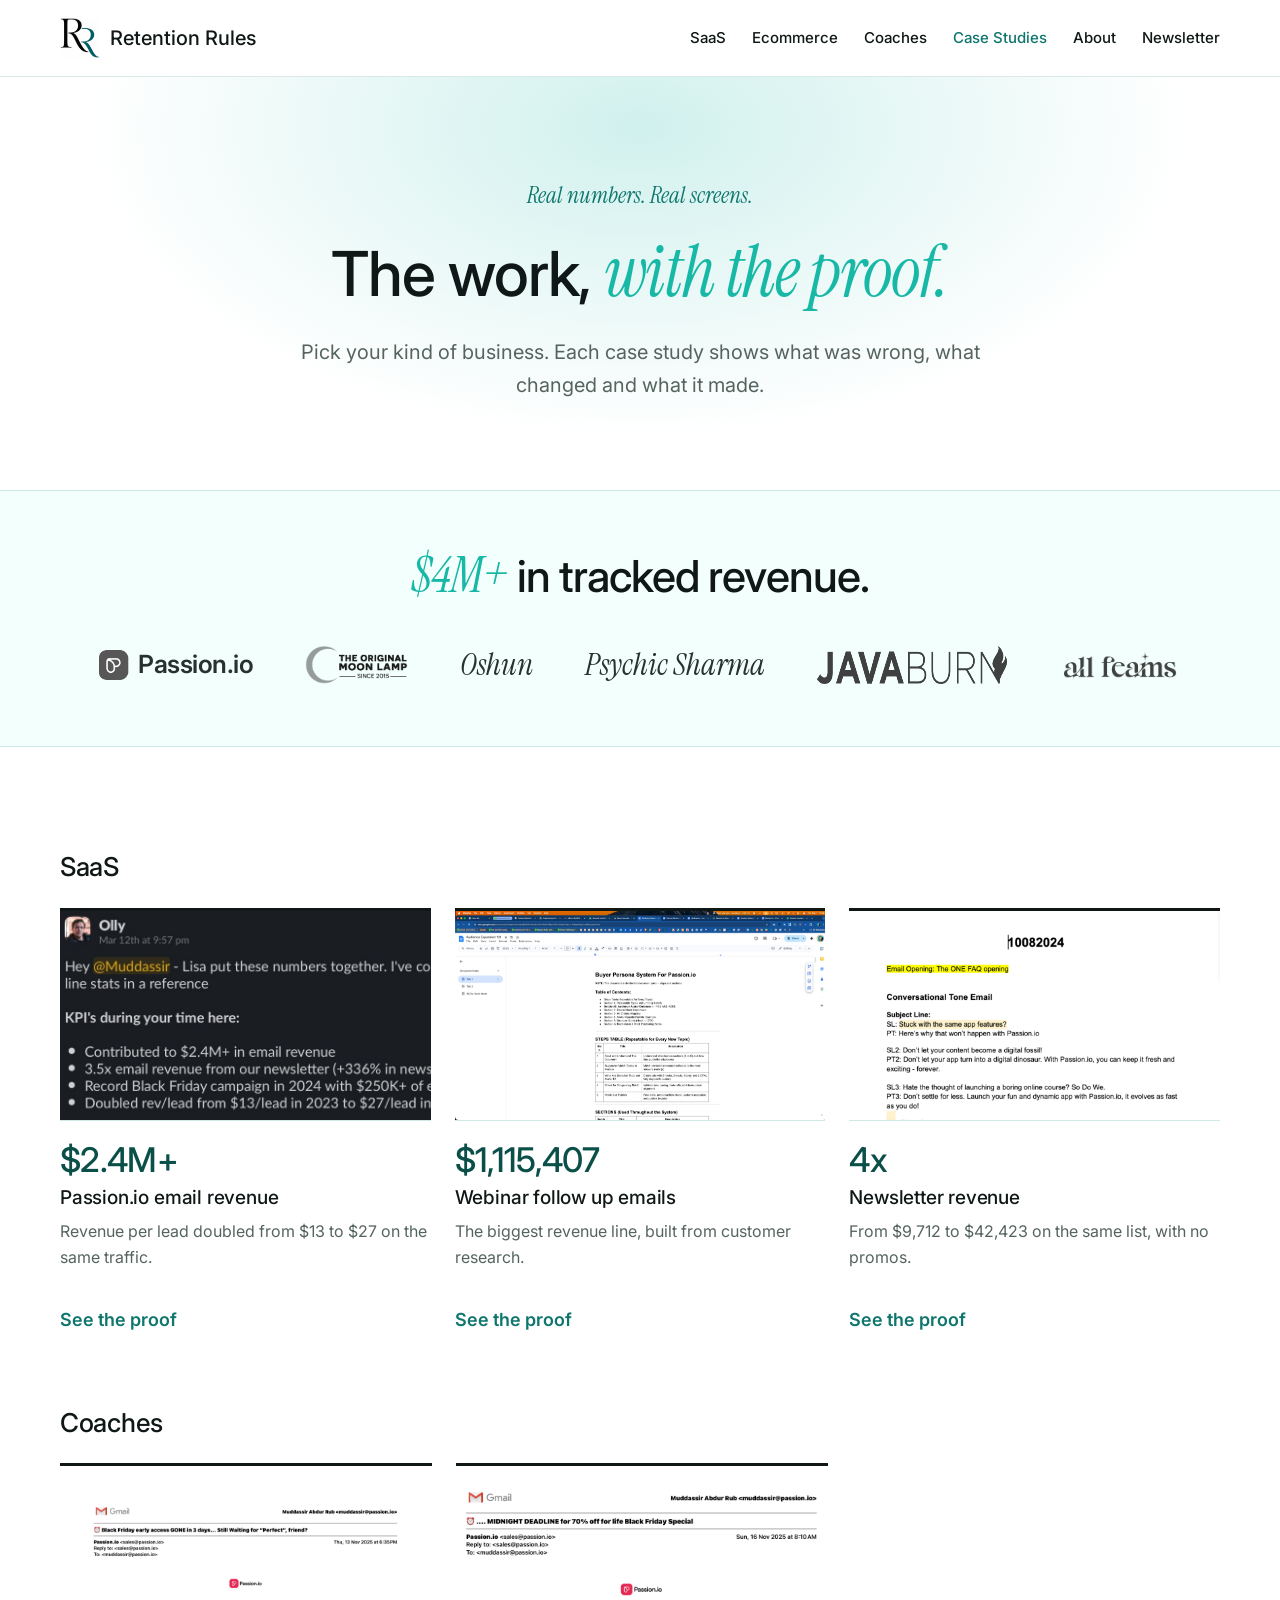
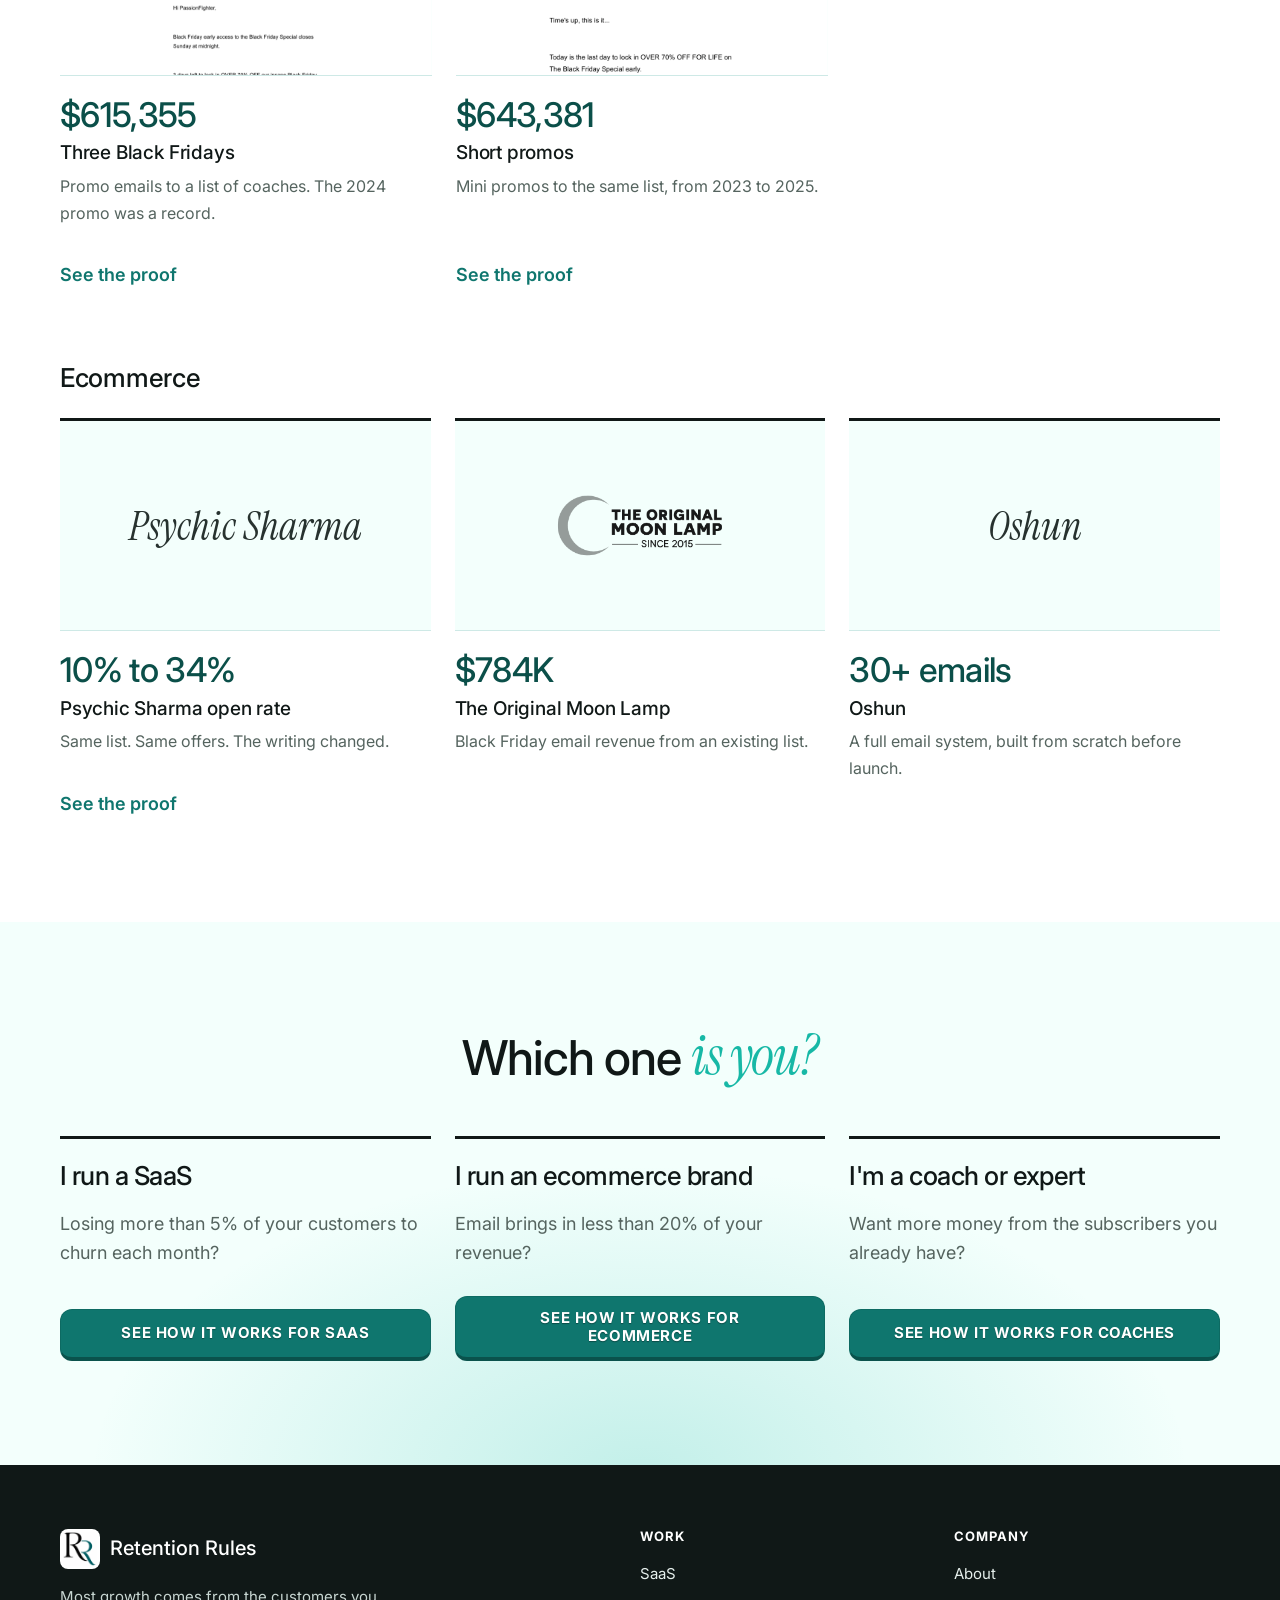
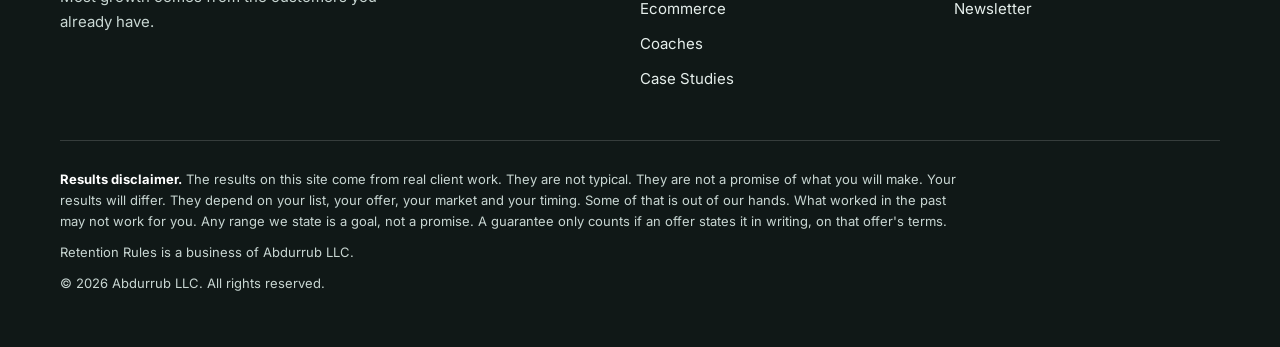
<file: case-studies/index.html>
<!doctype html>
<html lang="en">
<head>
<meta charset="utf-8">
<meta name="viewport" content="width=device-width, initial-scale=1">
<title>Case Studies | Retention Rules</title>
<meta name="description" content="SaaS, ecommerce and coaching case studies from Retention Rules, with the numbers and the screens behind them.">
<link rel="canonical" href="https://retentionrules.com/case-studies/">
<meta property="og:site_name" content="Retention Rules">
<meta property="og:type" content="website">
<meta property="og:url" content="https://retentionrules.com/case-studies/">
<meta property="og:title" content="Case Studies | Retention Rules">
<meta property="og:description" content="SaaS, ecommerce and coaching case studies from Retention Rules, with the numbers and the screens behind them.">
<meta property="og:image" content="https://retentionrules.com/images/og.png">
<meta property="og:image:width" content="1200">
<meta property="og:image:height" content="630">
<meta property="og:image:alt" content="Retention Rules logo">
<meta name="twitter:card" content="summary_large_image">
<meta name="twitter:title" content="Case Studies | Retention Rules">
<meta name="twitter:description" content="SaaS, ecommerce and coaching case studies from Retention Rules, with the numbers and the screens behind them.">
<meta name="twitter:image" content="https://retentionrules.com/images/og.png">
<link rel="icon" type="image/png" href="/images/favicon.png">
<link rel="preconnect" href="https://fonts.googleapis.com">
<link rel="preconnect" href="https://fonts.gstatic.com" crossorigin>
<link href="https://fonts.googleapis.com/css2?family=Instrument+Serif:ital@0;1&family=Inter:wght@400;500;600;700&display=swap" rel="stylesheet">
<link rel="stylesheet" href="/css/site.css">

</head>
<body>
<header class="site-head"><div class="wrap head-row">
<a class="brand" href="/"><img src="/images/rr-mark.png" alt="" width="44" height="44">Retention Rules</a>
<nav class="nav" aria-label="Main"><a href="/saas/">SaaS</a><a href="https://flows.retentionrules.com/">Ecommerce</a><a href="/coaches/">Coaches</a><a href="/case-studies/" aria-current=page>Case Studies</a><a href="/about/">About</a><a href="https://letters.retentionrules.com/">Newsletter</a></nav>
<details class="menu"><summary>Menu</summary><div class="menu-links"><a href="/saas/">SaaS</a><a href="https://flows.retentionrules.com/">Ecommerce</a><a href="/coaches/">Coaches</a><a href="/case-studies/" aria-current=page>Case Studies</a><a href="/about/">About</a><a href="https://letters.retentionrules.com/">Newsletter</a></div></details>
</div></header>
<main>
<section class="hero"><div class="wrap"><p class="pill">Real numbers. Real screens.</p><h1>The work, <em>with the proof.</em></h1><p class="sub">Pick your kind of business. Each case study shows what was wrong, what changed and what it made.</p></div></section><section class="trust"><div class="wrap"><h2><em>$4M+</em> in tracked revenue.</h2><div class="logos nocheck"><span class="lg pass"><img src="/images/logos/passion-mark.png" alt="" loading="lazy">Passion.io</span><span class="lg multi"><img src="/images/logos/moonlamp-wordmark.png" alt="The Original Moon Lamp" loading="lazy"></span><span class="lg word">Oshun</span><span class="lg word">Psychic Sharma</span><span class="lg"><img src="/images/logos/javaburn-logo.png" alt="Java Burn" loading="lazy"></span><span class="lg"><img src="/images/logos/allfemme-black.png" alt="Allfemme" loading="lazy"></span></div></div></section><section class="sec "><div class="wrap"><div class="group" id="saas"><h3>SaaS</h3><div class="cases"><a class="case" href="/case-studies/saas/"><div class="pic"><img src="/images/proof/olly-kpis.jpg" alt="" loading="lazy"></div><div class="txt"><b>$2.4M+</b><h3>Passion.io email revenue</h3><p>Revenue per lead doubled from $13 to $27 on the same traffic.</p><span class="more">See the proof</span></div></a><a class="case" href="/case-studies/webinar/"><div class="pic"><img src="/images/proof/buyer-persona-system.png" alt="" loading="lazy"></div><div class="txt"><b>$1,115,407</b><h3>Webinar follow up emails</h3><p>The biggest revenue line, built from customer research.</p><span class="more">See the proof</span></div></a><a class="case" href="/case-studies/nurture/"><div class="pic"><img src="/images/proof/nurture-email-faq.png" alt="" loading="lazy"></div><div class="txt"><b>4x</b><h3>Newsletter revenue</h3><p>From $9,712 to $42,423 on the same list, with no promos.</p><span class="more">See the proof</span></div></a></div></div><div class="group" id="coaches"><h3>Coaches</h3><div class="cases two"><a class="case" href="/case-studies/coaches/"><div class="pic"><img src="/images/proof/bf-day3.png" alt="" loading="lazy"></div><div class="txt"><b>$615,355</b><h3>Three Black Fridays</h3><p>Promo emails to a list of coaches. The 2024 promo was a record.</p><span class="more">See the proof</span></div></a><a class="case" href="/case-studies/coaches/"><div class="pic"><img src="/images/proof/bf-final.png" alt="" loading="lazy"></div><div class="txt"><b>$643,381</b><h3>Short promos</h3><p>Mini promos to the same list, from 2023 to 2025.</p><span class="more">See the proof</span></div></a></div></div><div class="group" id="ecommerce"><h3>Ecommerce</h3><div class="cases"><a class="case" href="/case-studies/ecommerce/"><div class="pic logo"><span class="lg word">Psychic Sharma</span></div><div class="txt"><b>10% to 34%</b><h3>Psychic Sharma open rate</h3><p>Same list. Same offers. The writing changed.</p><span class="more">See the proof</span></div></a><div class="case"><div class="pic logo multi"><img src="/images/logos/moonlamp-wordmark.png" alt="" loading="lazy"></div><div class="txt"><b>$784K</b><h3>The Original Moon Lamp</h3><p>Black Friday email revenue from an existing list.</p></div></div><div class="case"><div class="pic logo"><span class="lg word">Oshun</span></div><div class="txt"><b>30+ emails</b><h3>Oshun</h3><p>A full email system, built from scratch before launch.</p></div></div></div></div></div></section><section class="close"><div class="wrap"><h2>Which one <em>is you?</em></h2><div class="doors"><a class="door" href="/saas/"><span class="who">I run a SaaS</span><span class="prob">Losing more than 5% of your customers to churn each month?</span><span class="go">See how it works for SaaS</span></a><a class="door" href="https://flows.retentionrules.com/"><span class="who">I run an ecommerce brand</span><span class="prob">Email brings in less than 20% of your revenue?</span><span class="go">See how it works for ecommerce</span></a><a class="door" href="/coaches/"><span class="who">I'm a coach or expert</span><span class="prob">Want more money from the subscribers you already have?</span><span class="go">See how it works for coaches</span></a></div></div></section>
</main>
<footer class="site-foot"><div class="wrap">
<div class="foot-top">
<div class="foot-brand"><a class="brand" href="/"><img src="/images/rr-mark.png" alt="" width="44" height="44">Retention Rules</a>
<p>Most growth comes from the customers you already have.</p></div>
<div class="foot-col"><h2>Work</h2><a href="/saas/">SaaS</a><a href="https://flows.retentionrules.com/">Ecommerce</a><a href="/coaches/">Coaches</a><a href="/case-studies/">Case Studies</a></div>
<div class="foot-col"><h2>Company</h2><a href="/about/">About</a><a href="https://letters.retentionrules.com/">Newsletter</a></div>
</div>
<div class="foot-legal">
<p><strong>Results disclaimer.</strong> The results on this site come from real client work. They are not typical. They are not a promise of what you will make. Your results will differ. They depend on your list, your offer, your market and your timing. Some of that is out of our hands. What worked in the past may not work for you. Any range we state is a goal, not a promise. A guarantee only counts if an offer states it in writing, on that offer's terms.</p>
<p>Retention Rules is a business of Abdurrub LLC.</p>
<p>&copy; 2026 Abdurrub LLC. All rights reserved.</p>
</div>
</div></footer>
</body>
</html>
</file>
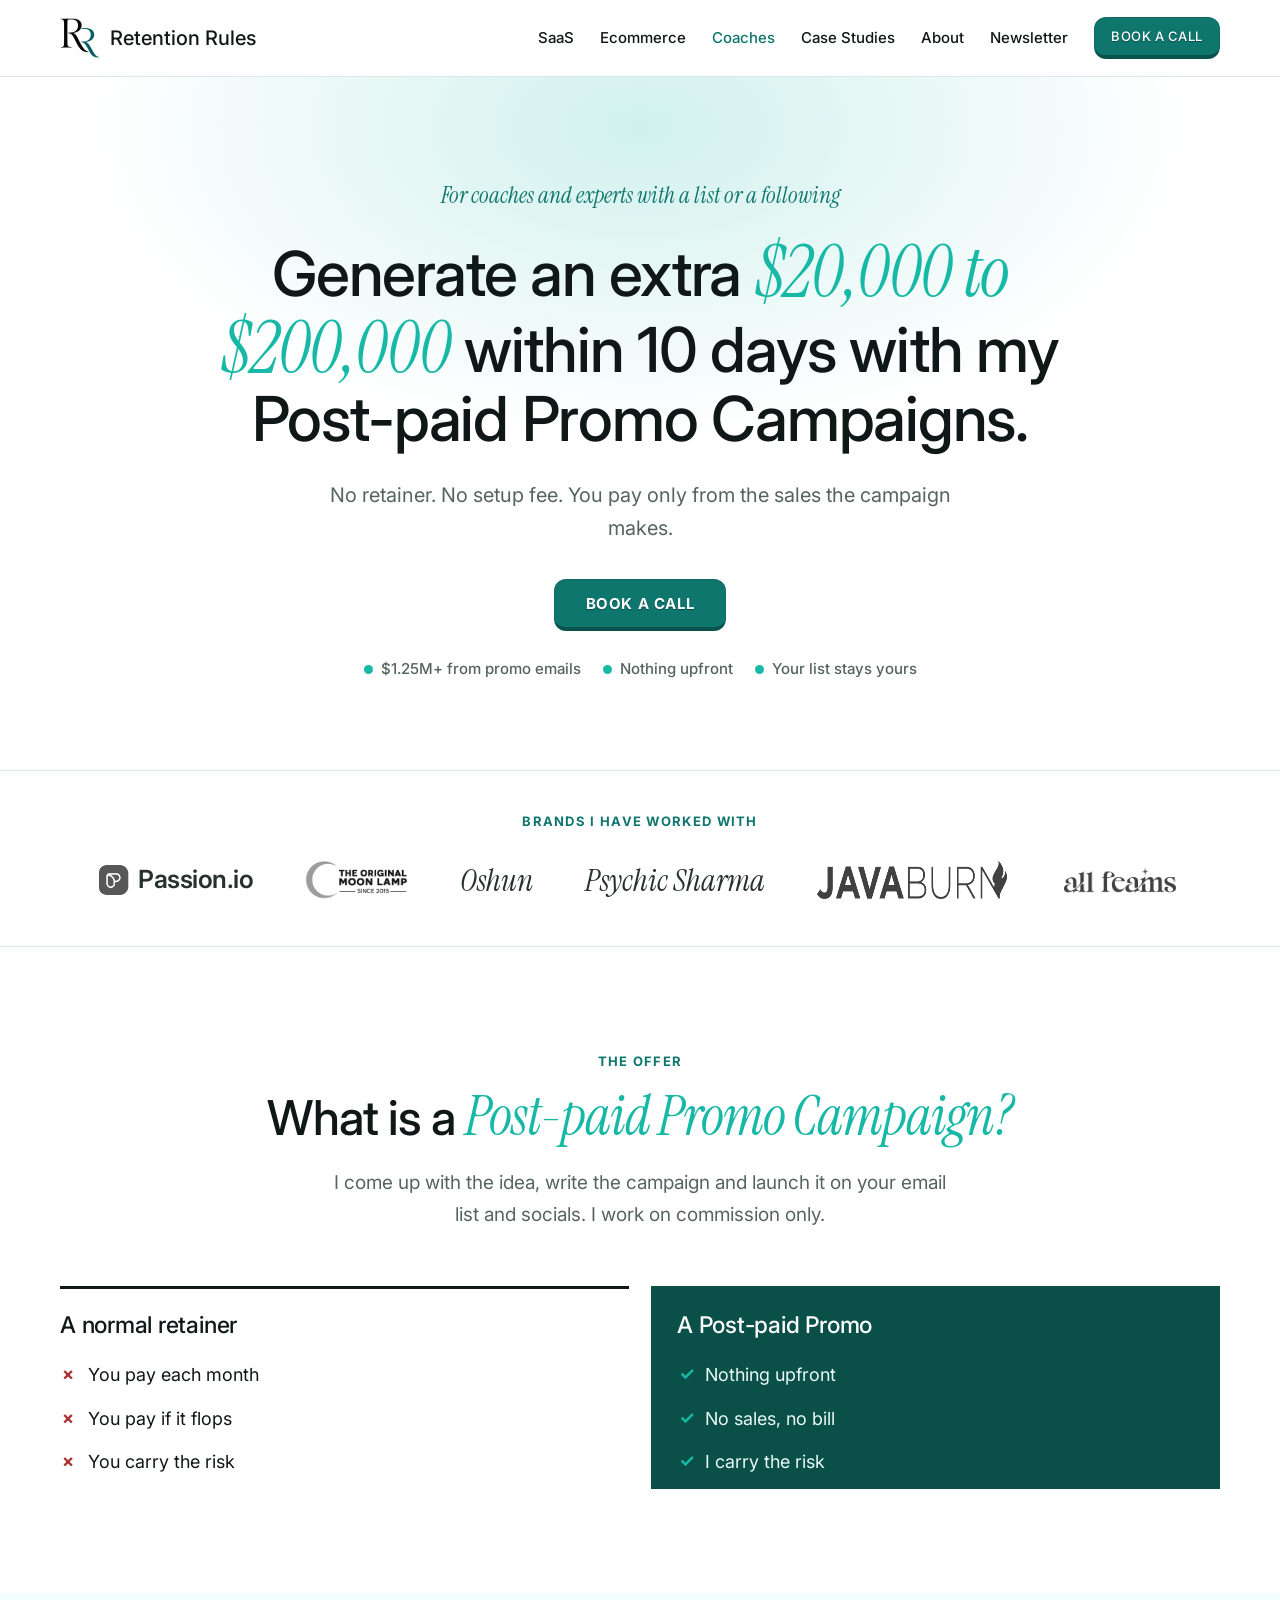
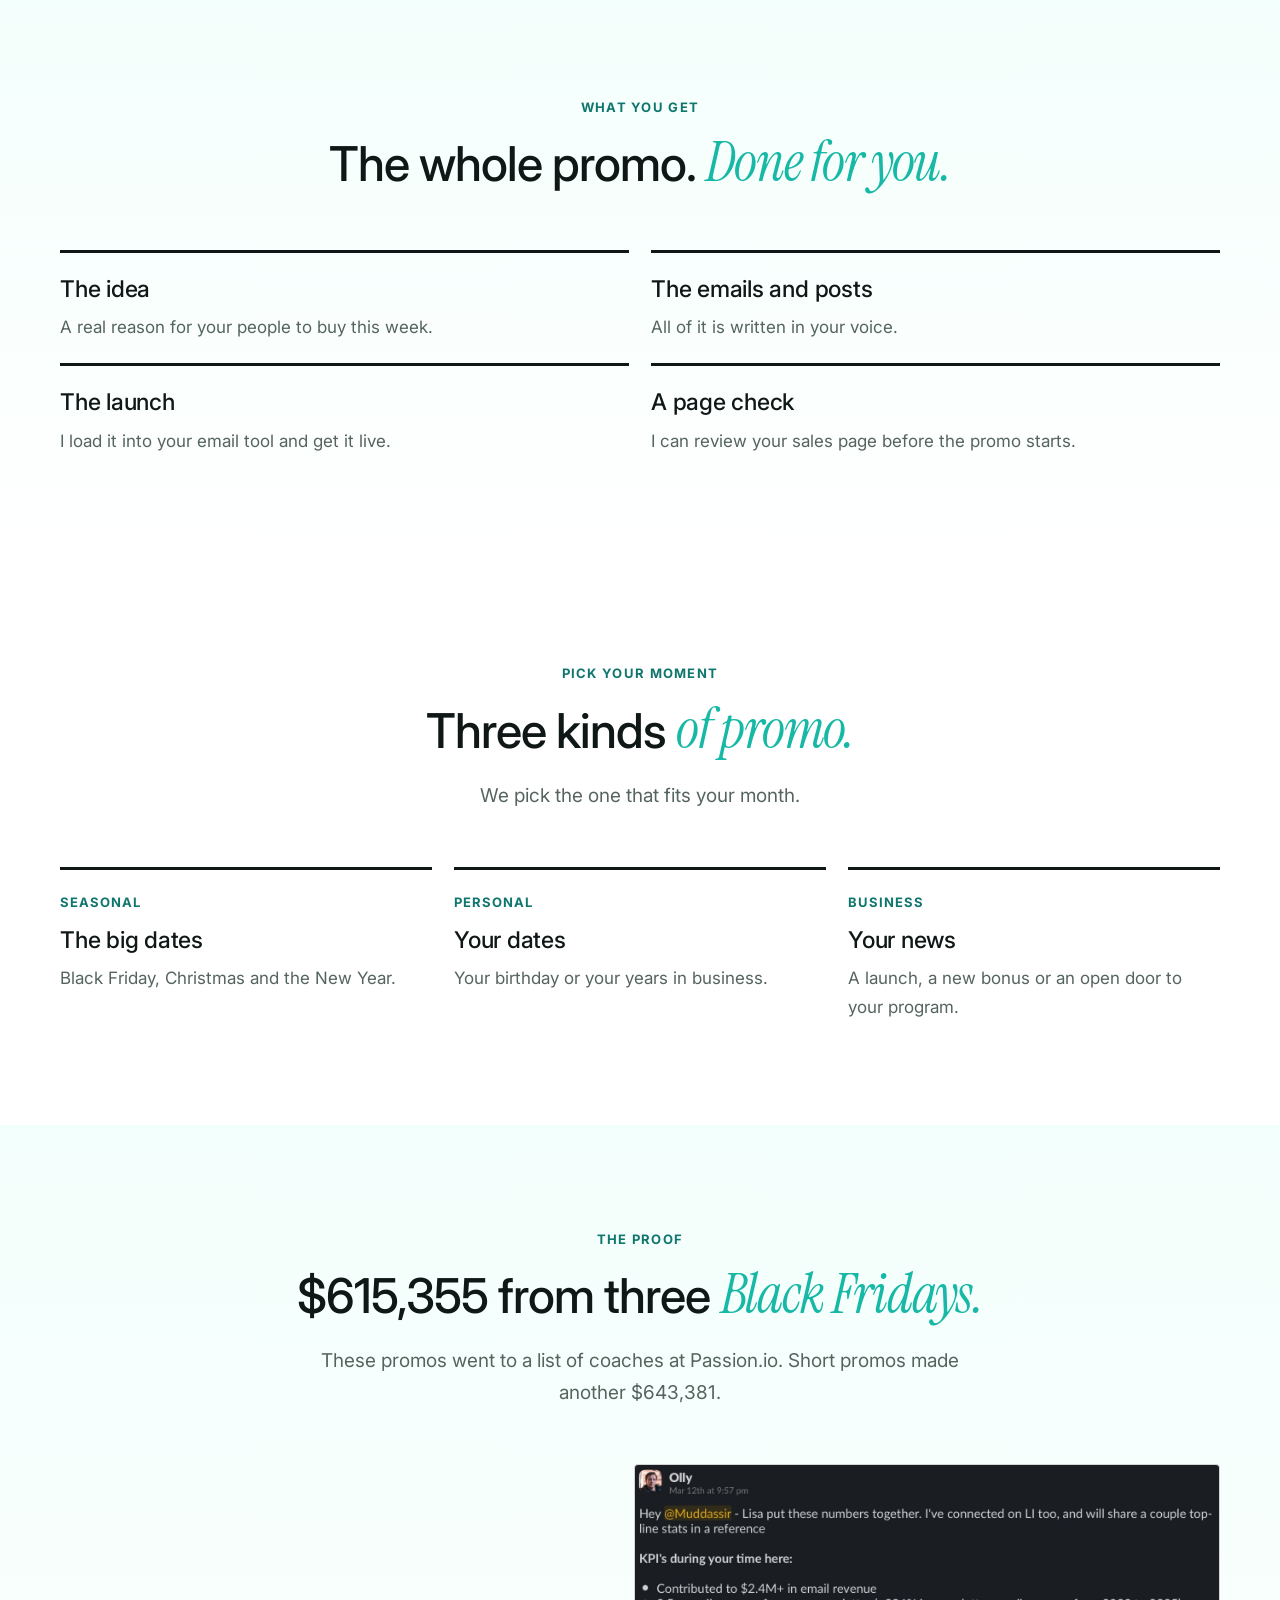
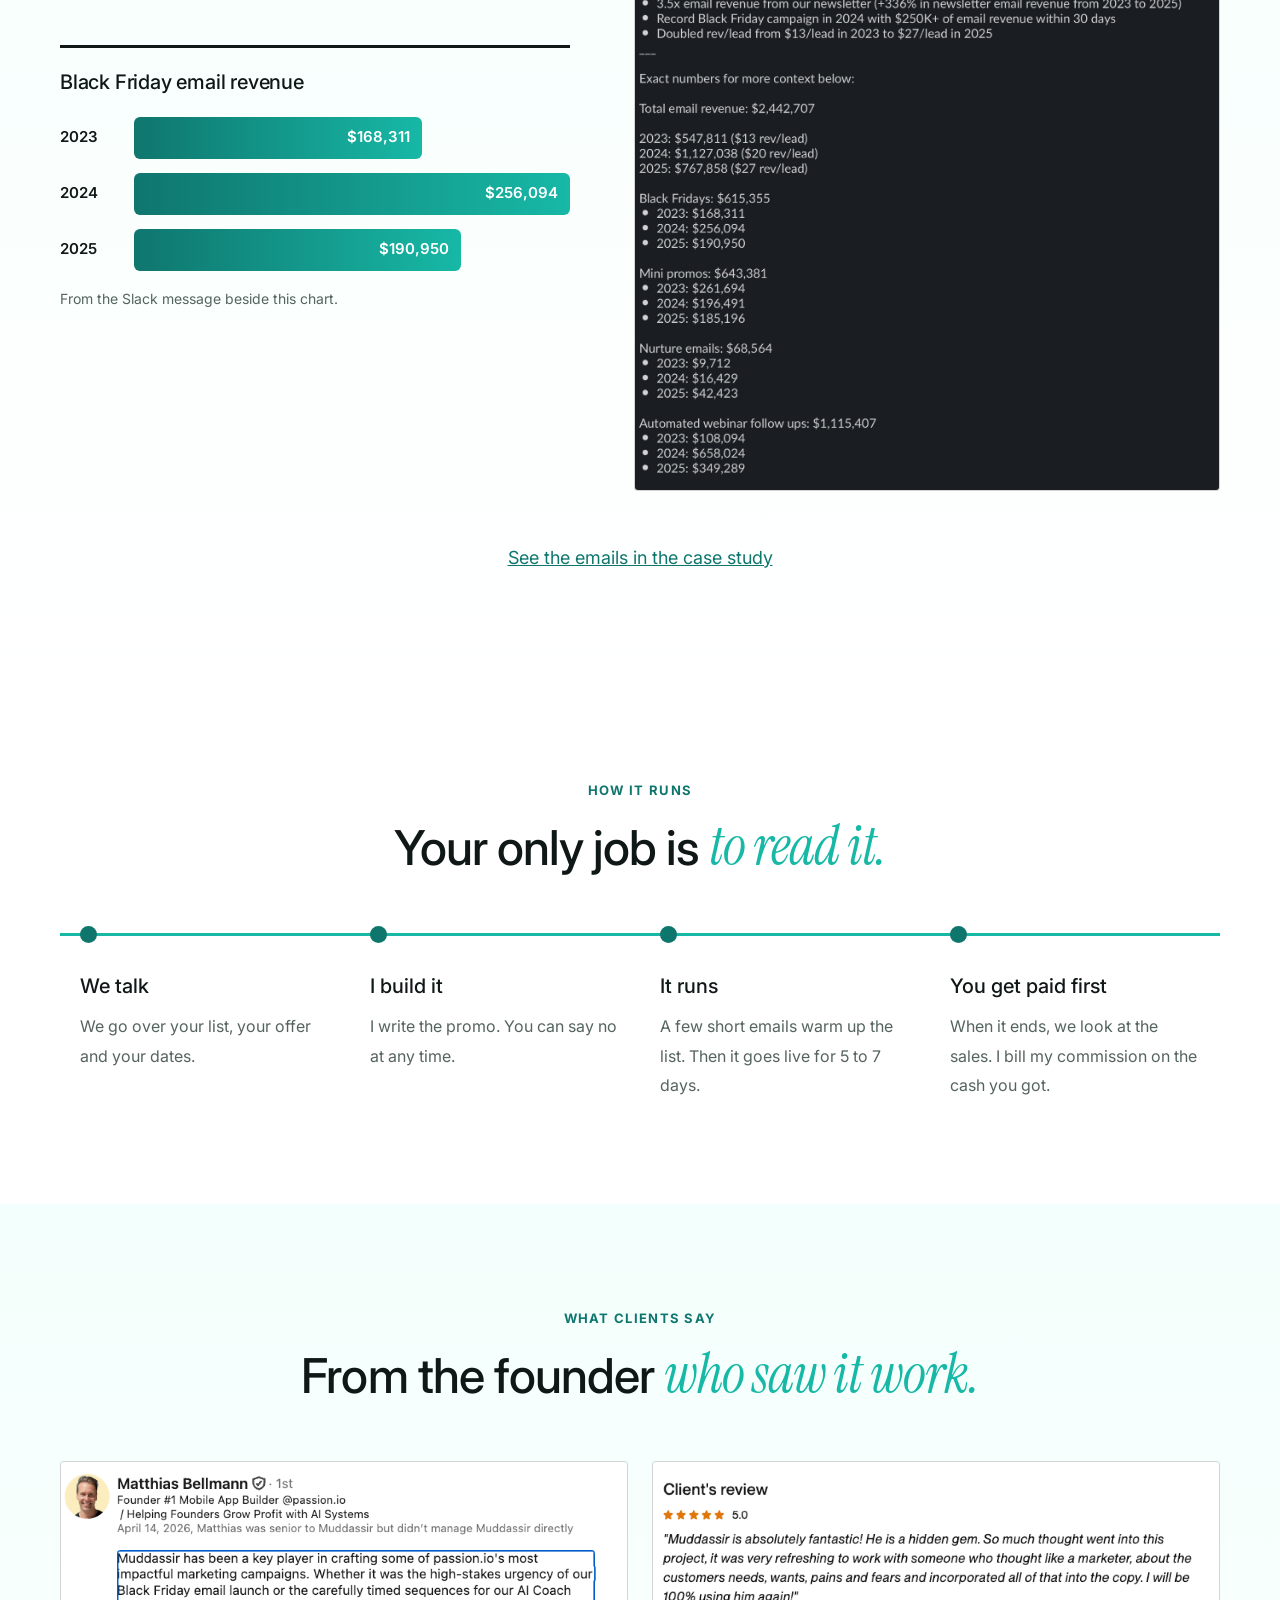
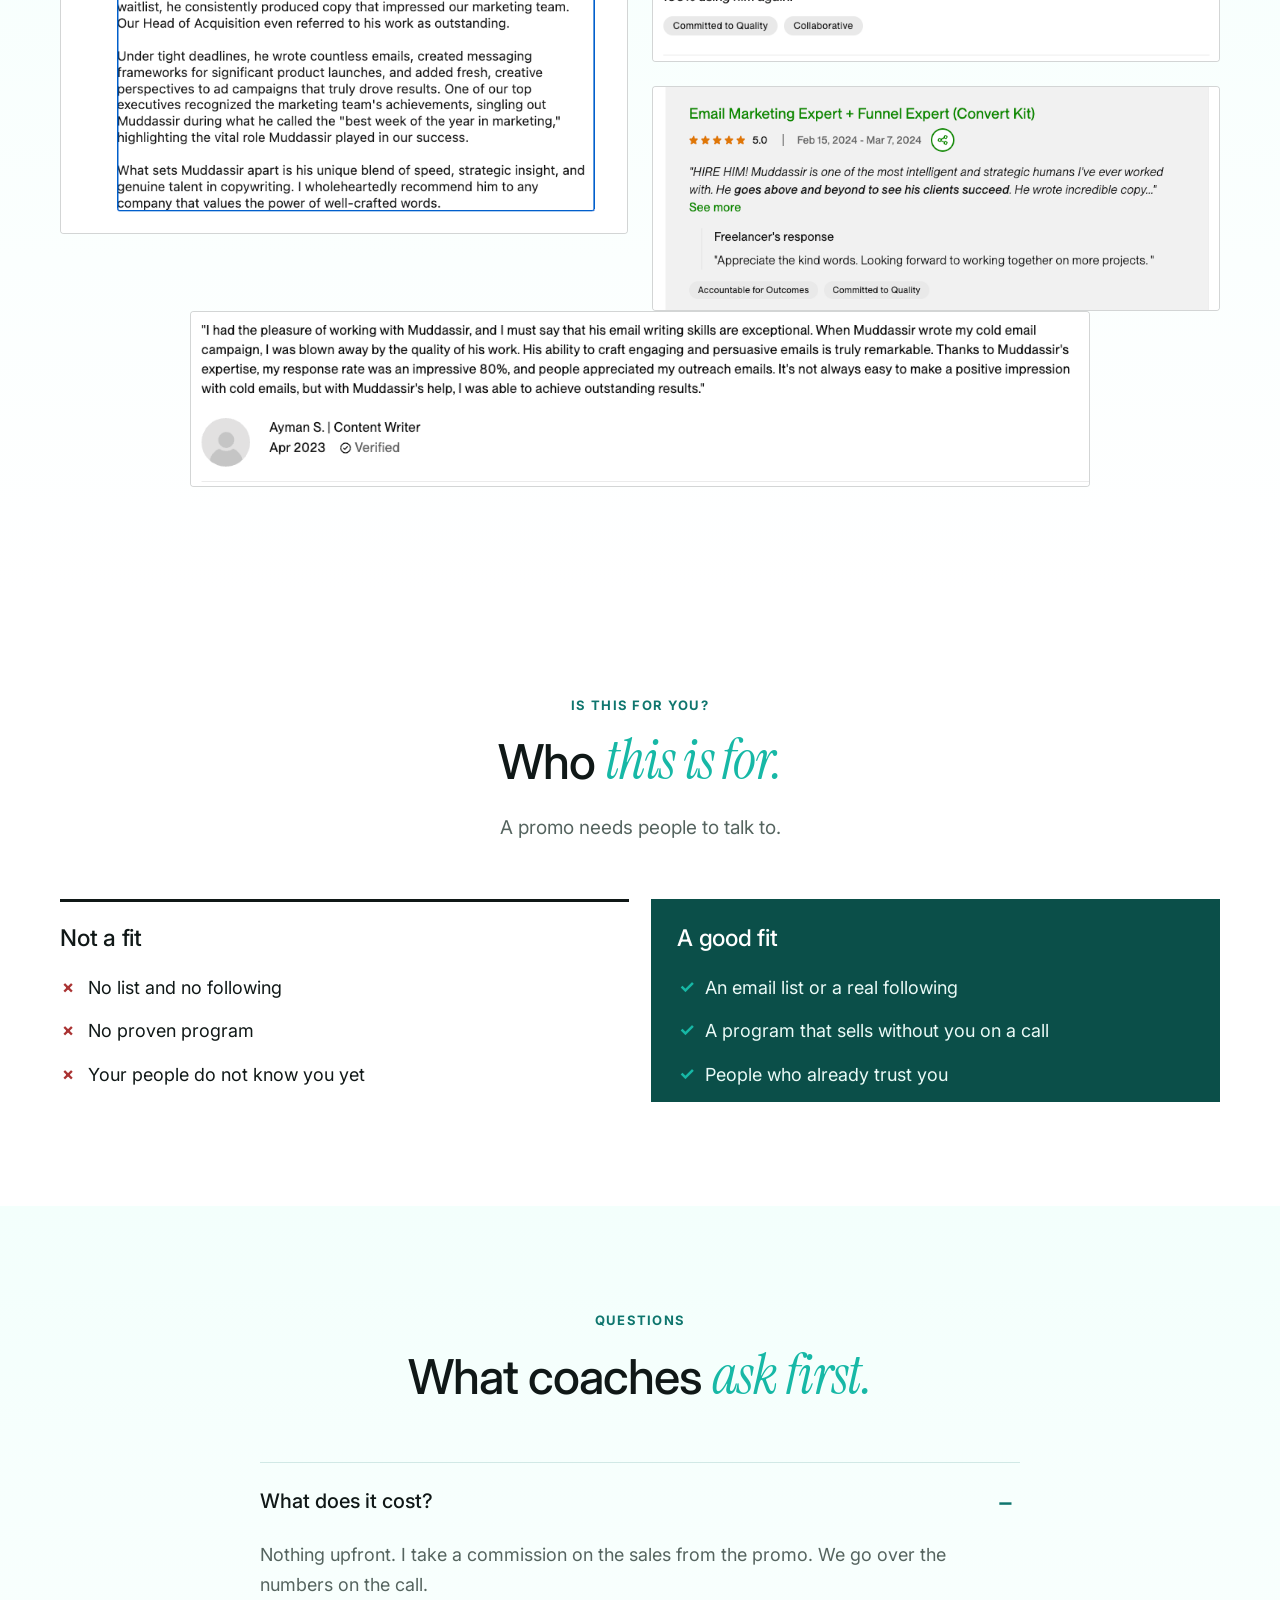
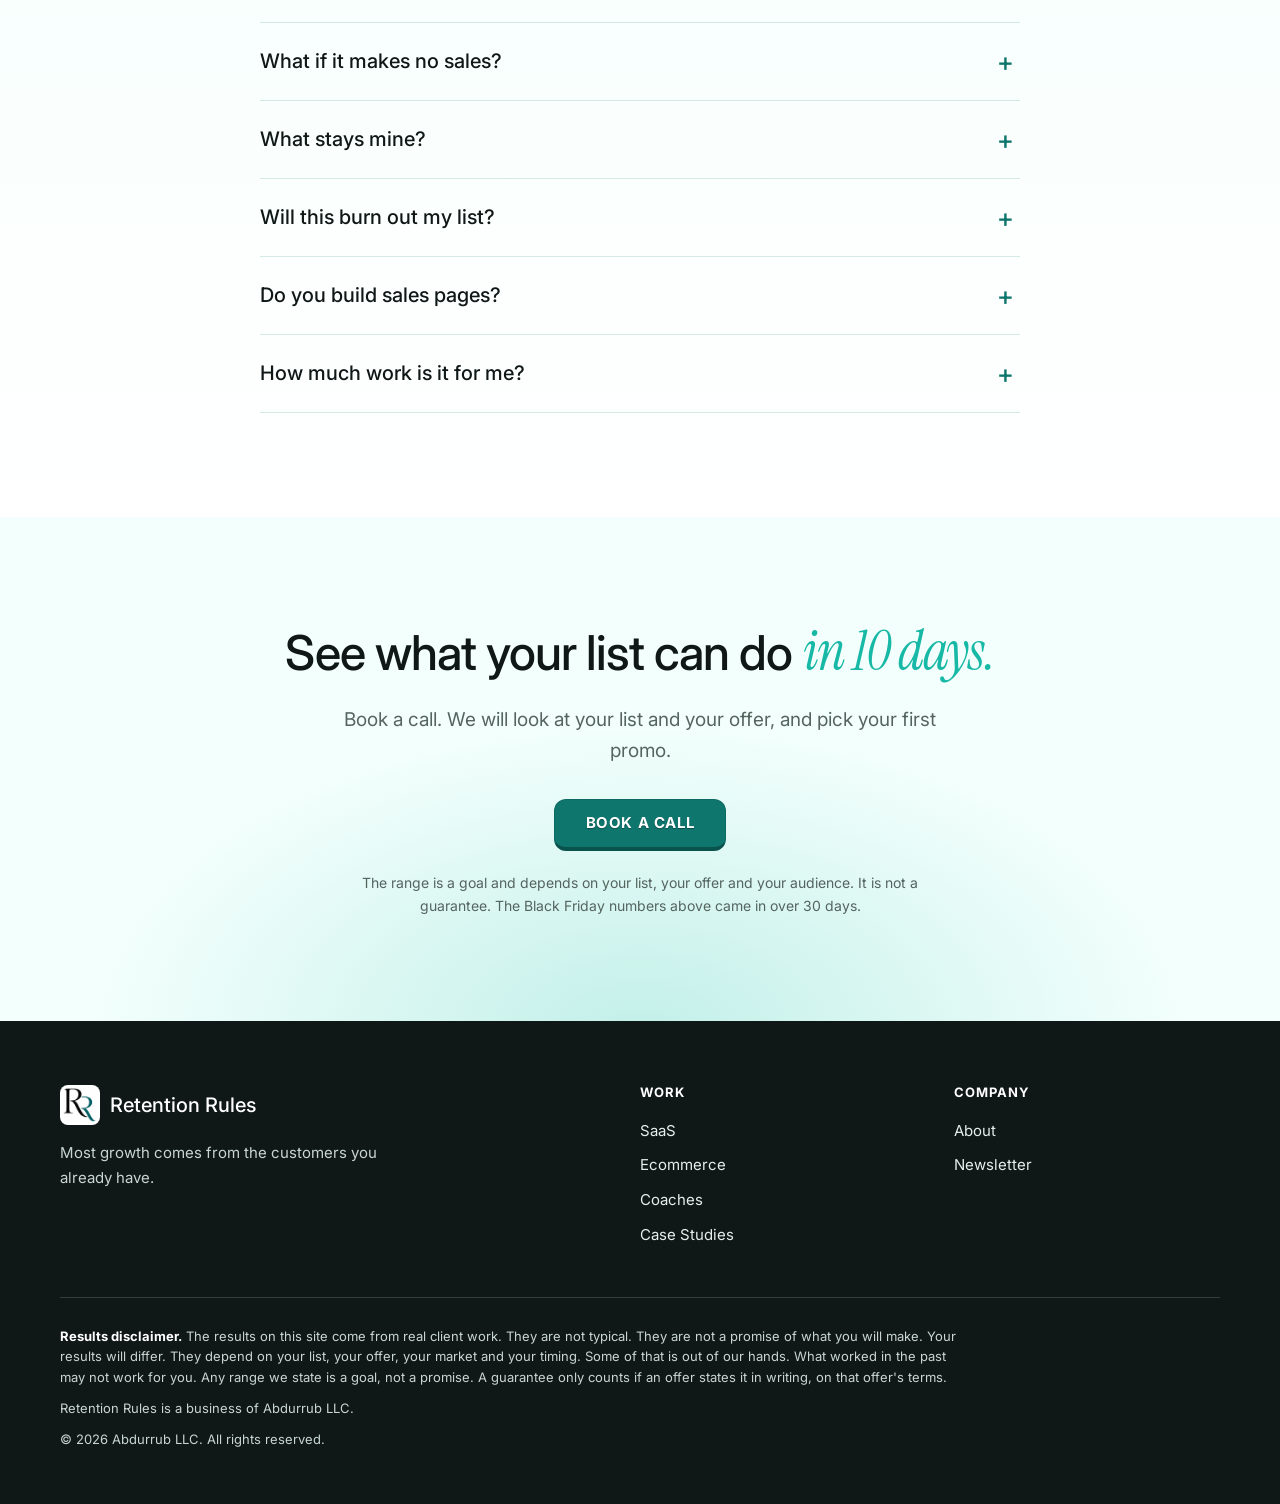
<file: coaches/index.html>
<!doctype html>
<html lang="en">
<head>
<meta charset="utf-8">
<meta name="viewport" content="width=device-width, initial-scale=1">
<title>Post-paid Promo Campaigns for Coaches | Retention Rules</title>
<meta name="description" content="Generate an extra $20,000 to $200,000 within 10 days with Post-paid Promo Campaigns. No retainer. No setup fee. Commission only.">
<link rel="canonical" href="https://retentionrules.com/coaches/">
<meta property="og:site_name" content="Retention Rules">
<meta property="og:type" content="website">
<meta property="og:url" content="https://retentionrules.com/coaches/">
<meta property="og:title" content="Post-paid Promo Campaigns for Coaches | Retention Rules">
<meta property="og:description" content="Generate an extra $20,000 to $200,000 within 10 days with Post-paid Promo Campaigns. No retainer. No setup fee. Commission only.">
<meta property="og:image" content="https://retentionrules.com/images/og.png">
<meta property="og:image:width" content="1200">
<meta property="og:image:height" content="630">
<meta property="og:image:alt" content="Retention Rules logo">
<meta name="twitter:card" content="summary_large_image">
<meta name="twitter:title" content="Post-paid Promo Campaigns for Coaches | Retention Rules">
<meta name="twitter:description" content="Generate an extra $20,000 to $200,000 within 10 days with Post-paid Promo Campaigns. No retainer. No setup fee. Commission only.">
<meta name="twitter:image" content="https://retentionrules.com/images/og.png">
<link rel="icon" type="image/png" href="/images/favicon.png">
<link rel="preconnect" href="https://fonts.googleapis.com">
<link rel="preconnect" href="https://fonts.gstatic.com" crossorigin>
<link href="https://fonts.googleapis.com/css2?family=Instrument+Serif:ital@0;1&family=Inter:wght@400;500;600;700&display=swap" rel="stylesheet">
<link rel="stylesheet" href="/css/site.css">

</head>
<body>
<header class="site-head"><div class="wrap head-row">
<a class="brand" href="/"><img src="/images/rr-mark.png" alt="" width="44" height="44">Retention Rules</a>
<nav class="nav" aria-label="Main"><a href="/saas/">SaaS</a><a href="https://flows.retentionrules.com/">Ecommerce</a><a href="/coaches/" aria-current=page>Coaches</a><a href="/case-studies/">Case Studies</a><a href="/about/">About</a><a href="https://letters.retentionrules.com/">Newsletter</a><a class="btn" href="https://calendar.app.google/AQSuMFqLSSZbnqQTA" target="_blank" rel="noopener">Book a call</a></nav>
<details class="menu"><summary>Menu</summary><div class="menu-links"><a href="/saas/">SaaS</a><a href="https://flows.retentionrules.com/">Ecommerce</a><a href="/coaches/" aria-current=page>Coaches</a><a href="/case-studies/">Case Studies</a><a href="/about/">About</a><a href="https://letters.retentionrules.com/">Newsletter</a><a class="btn" href="https://calendar.app.google/AQSuMFqLSSZbnqQTA" target="_blank" rel="noopener">Book a call</a></div></details>
</div></header>
<main>
<section class="hero"><div class="wrap"><p class="pill">For coaches and experts with a list or a following</p><h1>Generate an extra <em>$20,000 to $200,000</em> within 10 days with my Post-paid Promo Campaigns.</h1><p class="sub">No retainer. No setup fee. You pay only from the sales the campaign makes.</p><a class="btn" href="https://calendar.app.google/AQSuMFqLSSZbnqQTA" target="_blank" rel="noopener">Book a call</a><div class="trustline"><span>$1.25M+ from promo emails</span><span>Nothing upfront</span><span>Your list stays yours</span></div></div></section><section class="logostrip"><div class="wrap"><span class="label">Brands I have worked with</span><div class="logos nocheck"><span class="lg pass"><img src="/images/logos/passion-mark.png" alt="" loading="lazy">Passion.io</span><span class="lg multi"><img src="/images/logos/moonlamp-wordmark.png" alt="The Original Moon Lamp" loading="lazy"></span><span class="lg word">Oshun</span><span class="lg word">Psychic Sharma</span><span class="lg"><img src="/images/logos/javaburn-logo.png" alt="Java Burn" loading="lazy"></span><span class="lg"><img src="/images/logos/allfemme-black.png" alt="Allfemme" loading="lazy"></span></div></div></section><section class="sec "><div class="wrap"><div class="head"><span class="label">The offer</span><h2>What is a <em>Post-paid Promo Campaign?</em></h2><p>I come up with the idea, write the campaign and launch it on your email list and socials. I work on commission only.</p></div><div class="compare"><div class="col"><h3>A normal retainer</h3><ul><li>You pay each month</li><li>You pay if it flops</li><li>You carry the risk</li></ul></div><div class="col good"><h3>A Post-paid Promo</h3><ul><li>Nothing upfront</li><li>No sales, no bill</li><li>I carry the risk</li></ul></div></div></div></section><section class="sec panel"><div class="wrap"><div class="head"><span class="label">What you get</span><h2>The whole promo. <em>Done for you.</em></h2></div><div class="cards four"><div class="card"><h3>The idea</h3><p>A real reason for your people to buy this week.</p></div><div class="card"><h3>The emails and posts</h3><p>All of it is written in your voice.</p></div><div class="card"><h3>The launch</h3><p>I load it into your email tool and get it live.</p></div><div class="card"><h3>A page check</h3><p>I can review your sales page before the promo starts.</p></div></div></div></section><section class="sec "><div class="wrap"><div class="head"><span class="label">Pick your moment</span><h2>Three kinds <em>of promo.</em></h2><p>We pick the one that fits your month.</p></div><div class="cards "><div class="card"><span class=tag>Seasonal</span><h3>The big dates</h3><p>Black Friday, Christmas and the New Year.</p></div><div class="card"><span class=tag>Personal</span><h3>Your dates</h3><p>Your birthday or your years in business.</p></div><div class="card"><span class=tag>Business</span><h3>Your news</h3><p>A launch, a new bonus or an open door to your program.</p></div></div></div></section><section class="sec panel"><div class="wrap"><div class="head"><span class="label">The proof</span><h2>$615,355 from three <em>Black Fridays.</em></h2><p>These promos went to a list of coaches at Passion.io. Short promos made another $643,381.</p></div><div class="split"><div><div class="chart"><h3>Black Friday email revenue</h3><div class="bar">2023<i style="width:66%">$168,311</i></div><div class="bar">2024<i style="width:100%">$256,094</i></div><div class="bar">2025<i style="width:75%">$190,950</i></div><small>From the Slack message beside this chart.</small></div></div><figure class="shot"><div class="frame"><img src="/images/proof/olly-full.jpg" alt="Slack message from Olly at Passion.io listing total email revenue of $2,442,707, Black Fridays of $615,355, mini promos of $643,381, nurture emails of $68,564 and webinar follow ups of $1,115,407." loading="lazy"></div></figure></div><div class="action"><a href="/case-studies/coaches/">See the emails in the case study</a></div></div></section><section class="sec "><div class="wrap"><div class="head"><span class="label">How it runs</span><h2>Your only job is <em>to read it.</em></h2></div><div class="line"><div><b>We talk</b><span>We go over your list, your offer and your dates.</span></div><div><b>I build it</b><span>I write the promo. You can say no at any time.</span></div><div><b>It runs</b><span>A few short emails warm up the list. Then it goes live for 5 to 7 days.</span></div><div><b>You get paid first</b><span>When it ends, we look at the sales. I bill my commission on the cash you got.</span></div></div></div></section><section class="sec panel"><div class="wrap"><div class="head"><span class="label">What clients say</span><h2>From the founder <em>who saw it work.</em></h2></div><div class="wall"><figure class="shot"><div class="frame"><img src="/images/proof/linkedin-matthias-passion-io.png" alt="LinkedIn recommendation from Matthias Bellmann, founder of Passion.io." loading="lazy"></div></figure><figure class="shot"><div class="frame"><img src="/images/proof/upwork-fb-ads-brainhive.png" alt="Five star Upwork review: So much thought went into this project." loading="lazy"></div></figure><figure class="shot"><div class="frame"><img src="/images/proof/upwork-convertkit.png" alt="Five star Upwork review: Hire him. One of the most intelligent and strategic humans I have ever worked with." loading="lazy"></div></figure></div><div class="wide"><figure class="shot"><div class="frame"><img src="/images/proof/upwork-ayman.png" alt="Verified Upwork testimonial: an 80% response rate on a cold email campaign." loading="lazy"></div></figure></div></div></section><section class="sec "><div class="wrap"><div class="head"><span class="label">Is this for you?</span><h2>Who <em>this is for.</em></h2><p>A promo needs people to talk to.</p></div><div class="compare"><div class="col"><h3>Not a fit</h3><ul><li>No list and no following</li><li>No proven program</li><li>Your people do not know you yet</li></ul></div><div class="col good"><h3>A good fit</h3><ul><li>An email list or a real following</li><li>A program that sells without you on a call</li><li>People who already trust you</li></ul></div></div></div></section><section class="sec panel"><div class="wrap"><div class="head"><span class="label">Questions</span><h2>What coaches <em>ask first.</em></h2></div><div class="faq mid"><details open><summary>What does it cost?</summary><p>Nothing upfront. I take a commission on the sales from the promo. We go over the numbers on the call.</p></details><details><summary>What if it makes no sales?</summary><p>You owe me nothing.</p></details><details><summary>What stays mine?</summary><p>I only earn on sales from my promo, during the promo. Every sale after it ends is yours. Every upsell is yours too.</p></details><details><summary>Will this burn out my list?</summary><p>No. Each email gives people something, so even those who do not buy are glad they read it.</p></details><details><summary>Do you build sales pages?</summary><p>No. I write the promo and review your page. The page stays yours.</p></details><details><summary>How much work is it for me?</summary><p>You read the copy and say yes or no.</p></details></div></div></section><section class="close"><div class="wrap"><h2>See what your list can do <em>in 10 days.</em></h2><p>Book a call. We will look at your list and your offer, and pick your first promo.</p><a class="btn" href="https://calendar.app.google/AQSuMFqLSSZbnqQTA" target="_blank" rel="noopener">Book a call</a><p class="fine nocheck">The range is a goal and depends on your list, your offer and your audience. It is not a guarantee. The Black Friday numbers above came in over 30 days.</p></div></section>
</main>
<footer class="site-foot"><div class="wrap">
<div class="foot-top">
<div class="foot-brand"><a class="brand" href="/"><img src="/images/rr-mark.png" alt="" width="44" height="44">Retention Rules</a>
<p>Most growth comes from the customers you already have.</p></div>
<div class="foot-col"><h2>Work</h2><a href="/saas/">SaaS</a><a href="https://flows.retentionrules.com/">Ecommerce</a><a href="/coaches/">Coaches</a><a href="/case-studies/">Case Studies</a></div>
<div class="foot-col"><h2>Company</h2><a href="/about/">About</a><a href="https://letters.retentionrules.com/">Newsletter</a></div>
</div>
<div class="foot-legal">
<p><strong>Results disclaimer.</strong> The results on this site come from real client work. They are not typical. They are not a promise of what you will make. Your results will differ. They depend on your list, your offer, your market and your timing. Some of that is out of our hands. What worked in the past may not work for you. Any range we state is a goal, not a promise. A guarantee only counts if an offer states it in writing, on that offer's terms.</p>
<p>Retention Rules is a business of Abdurrub LLC.</p>
<p>&copy; 2026 Abdurrub LLC. All rights reserved.</p>
</div>
</div></footer>
</body>
</html>
</file>
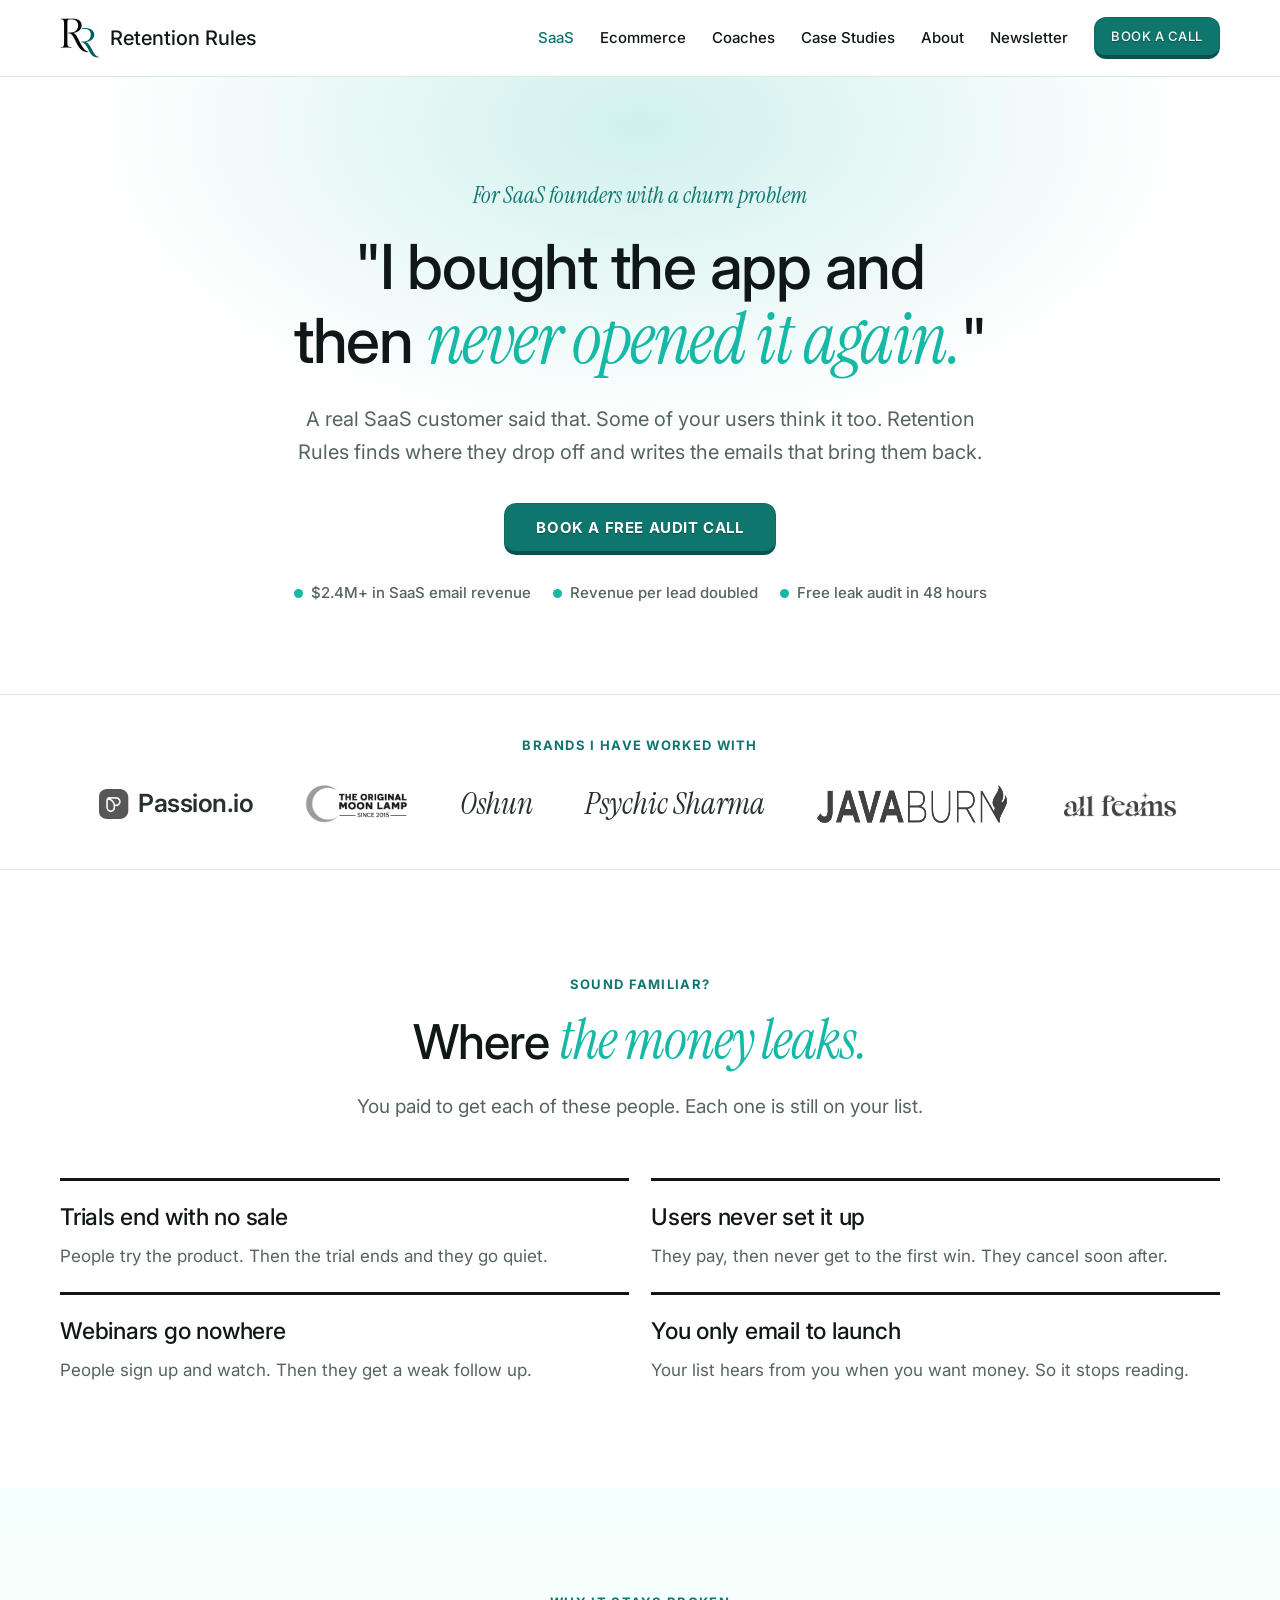
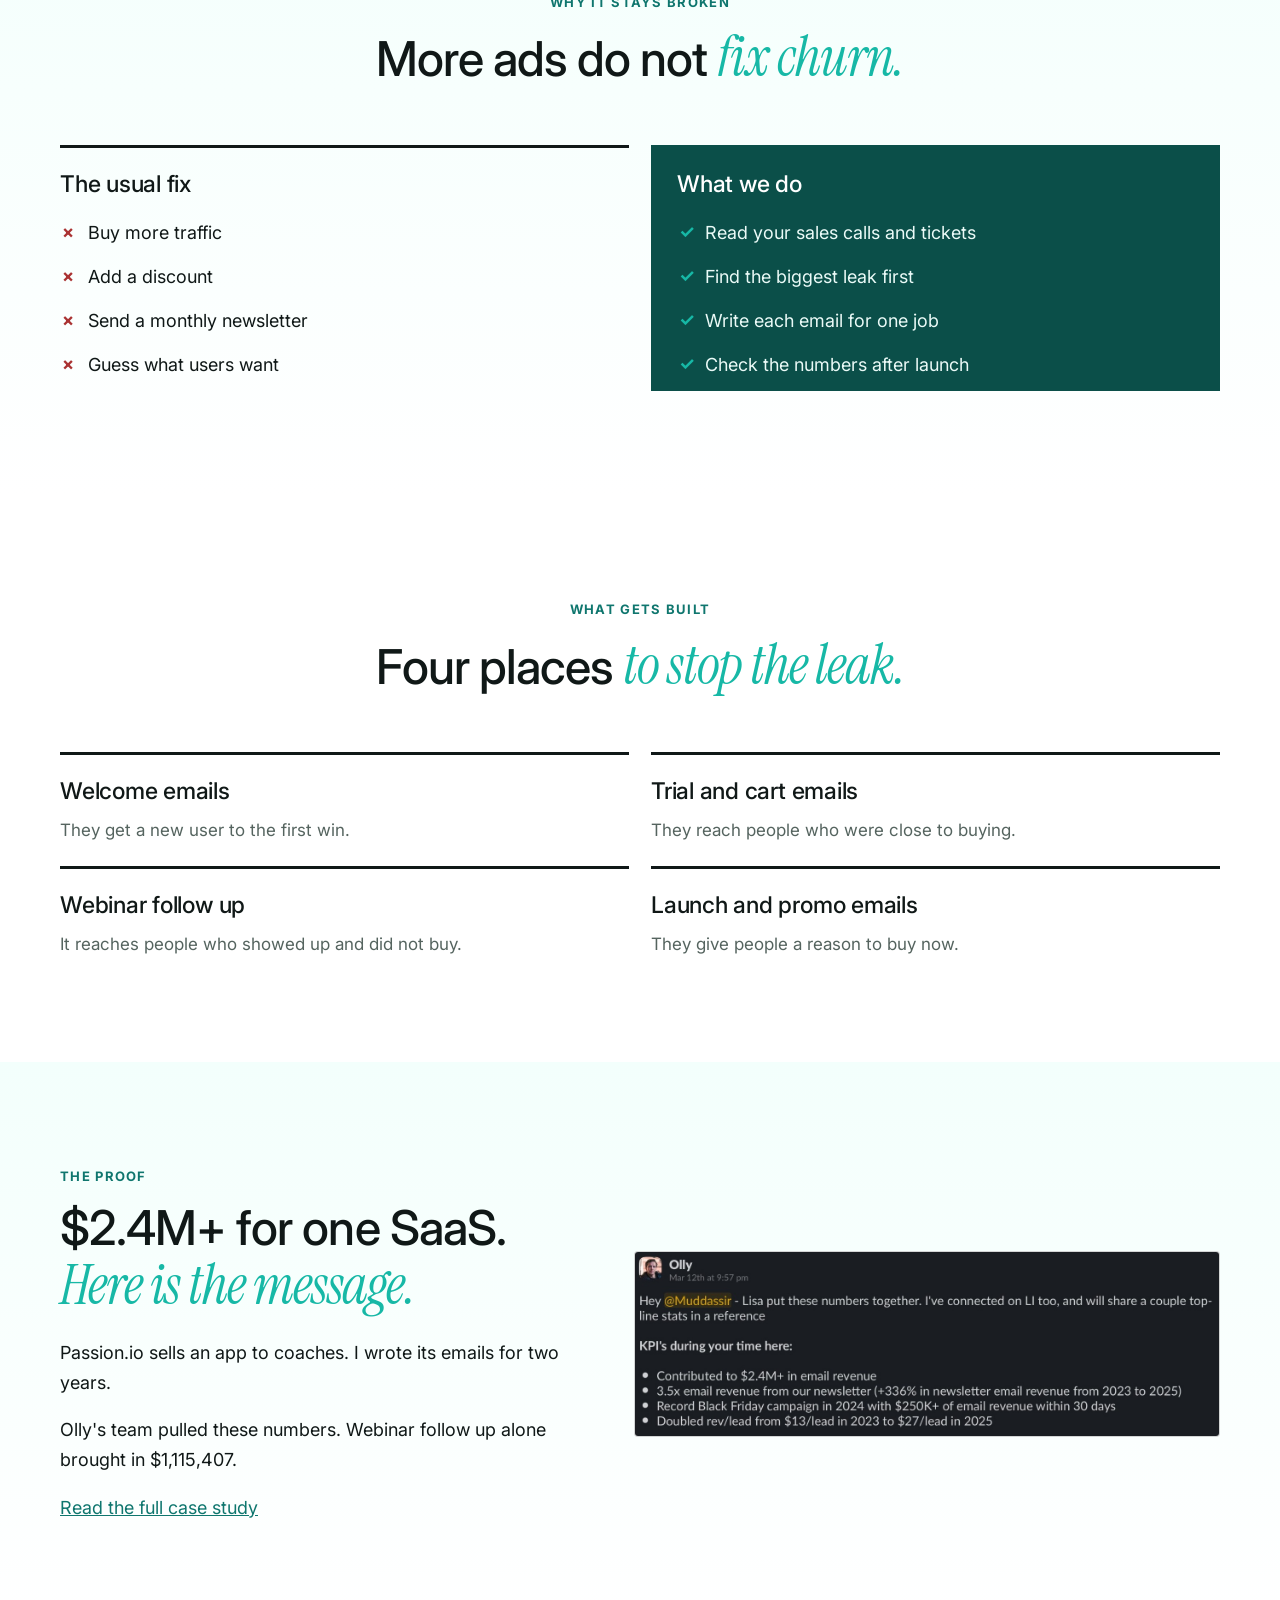
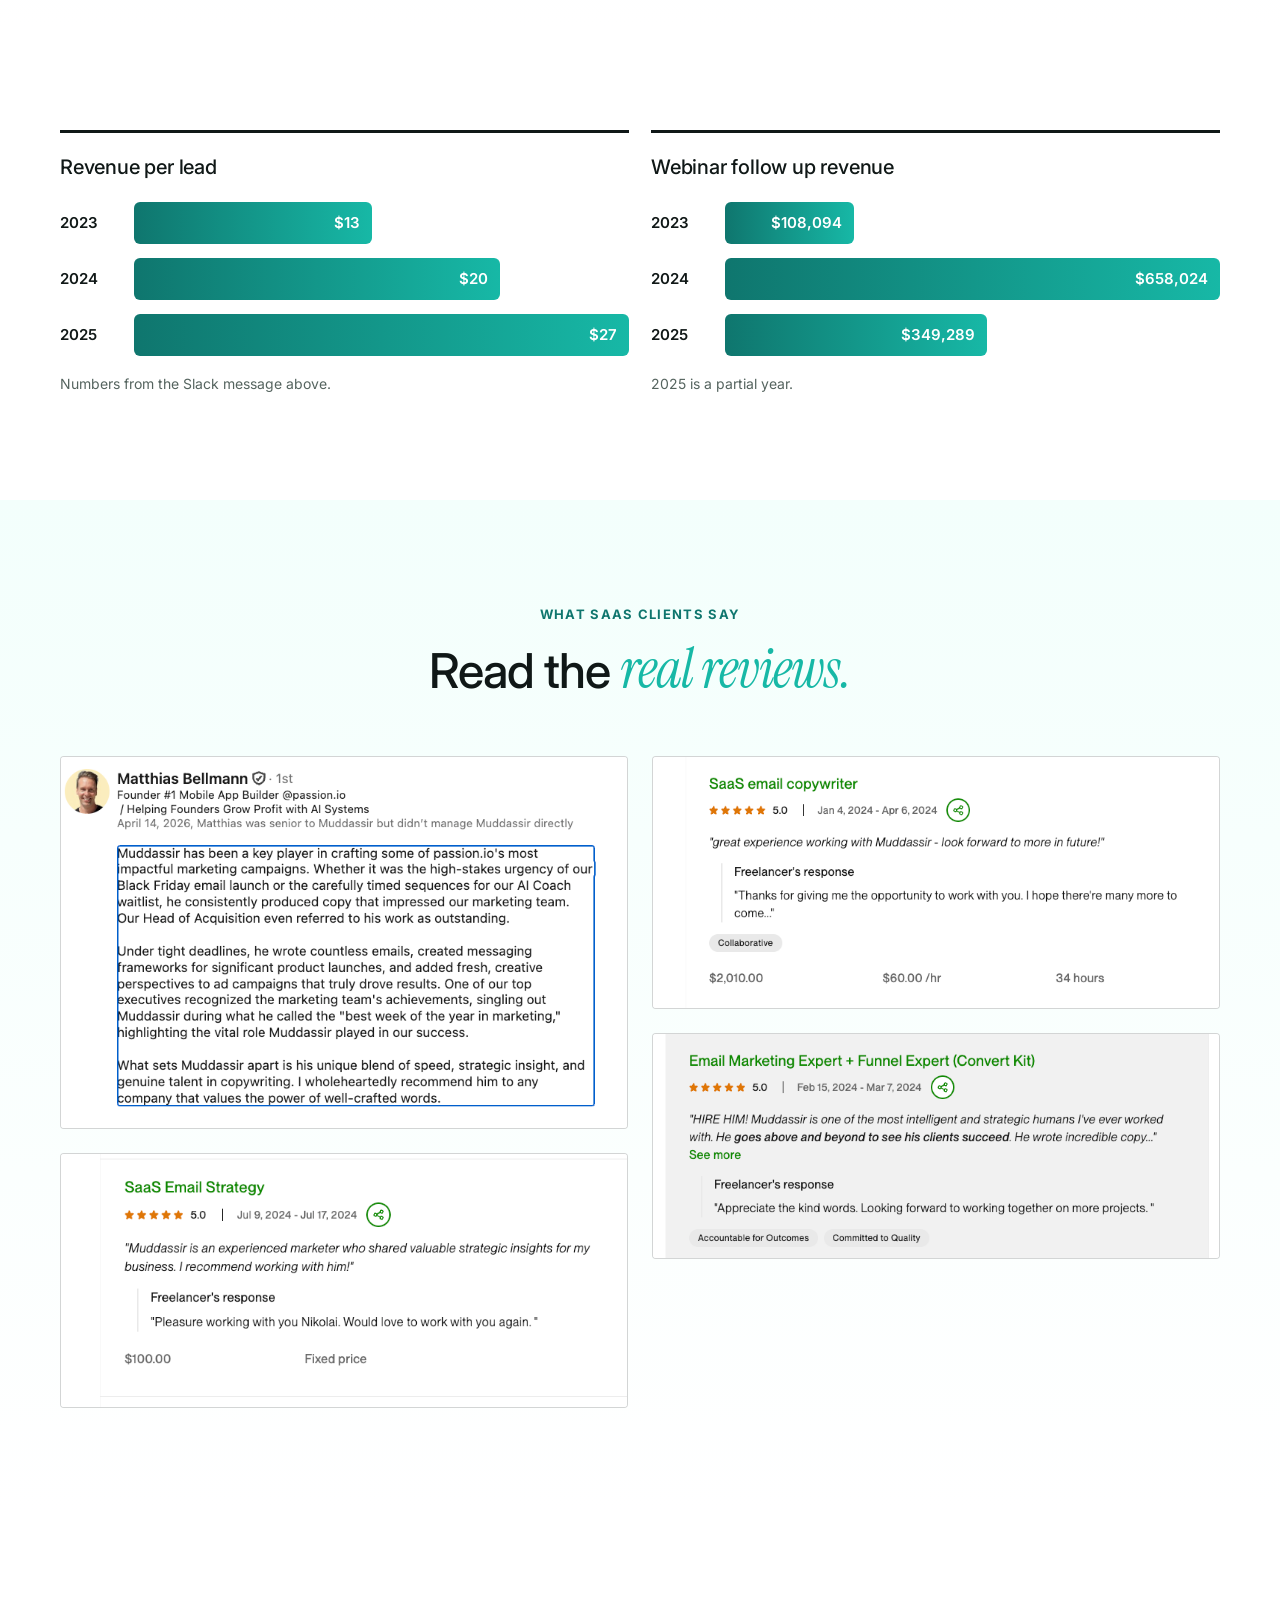
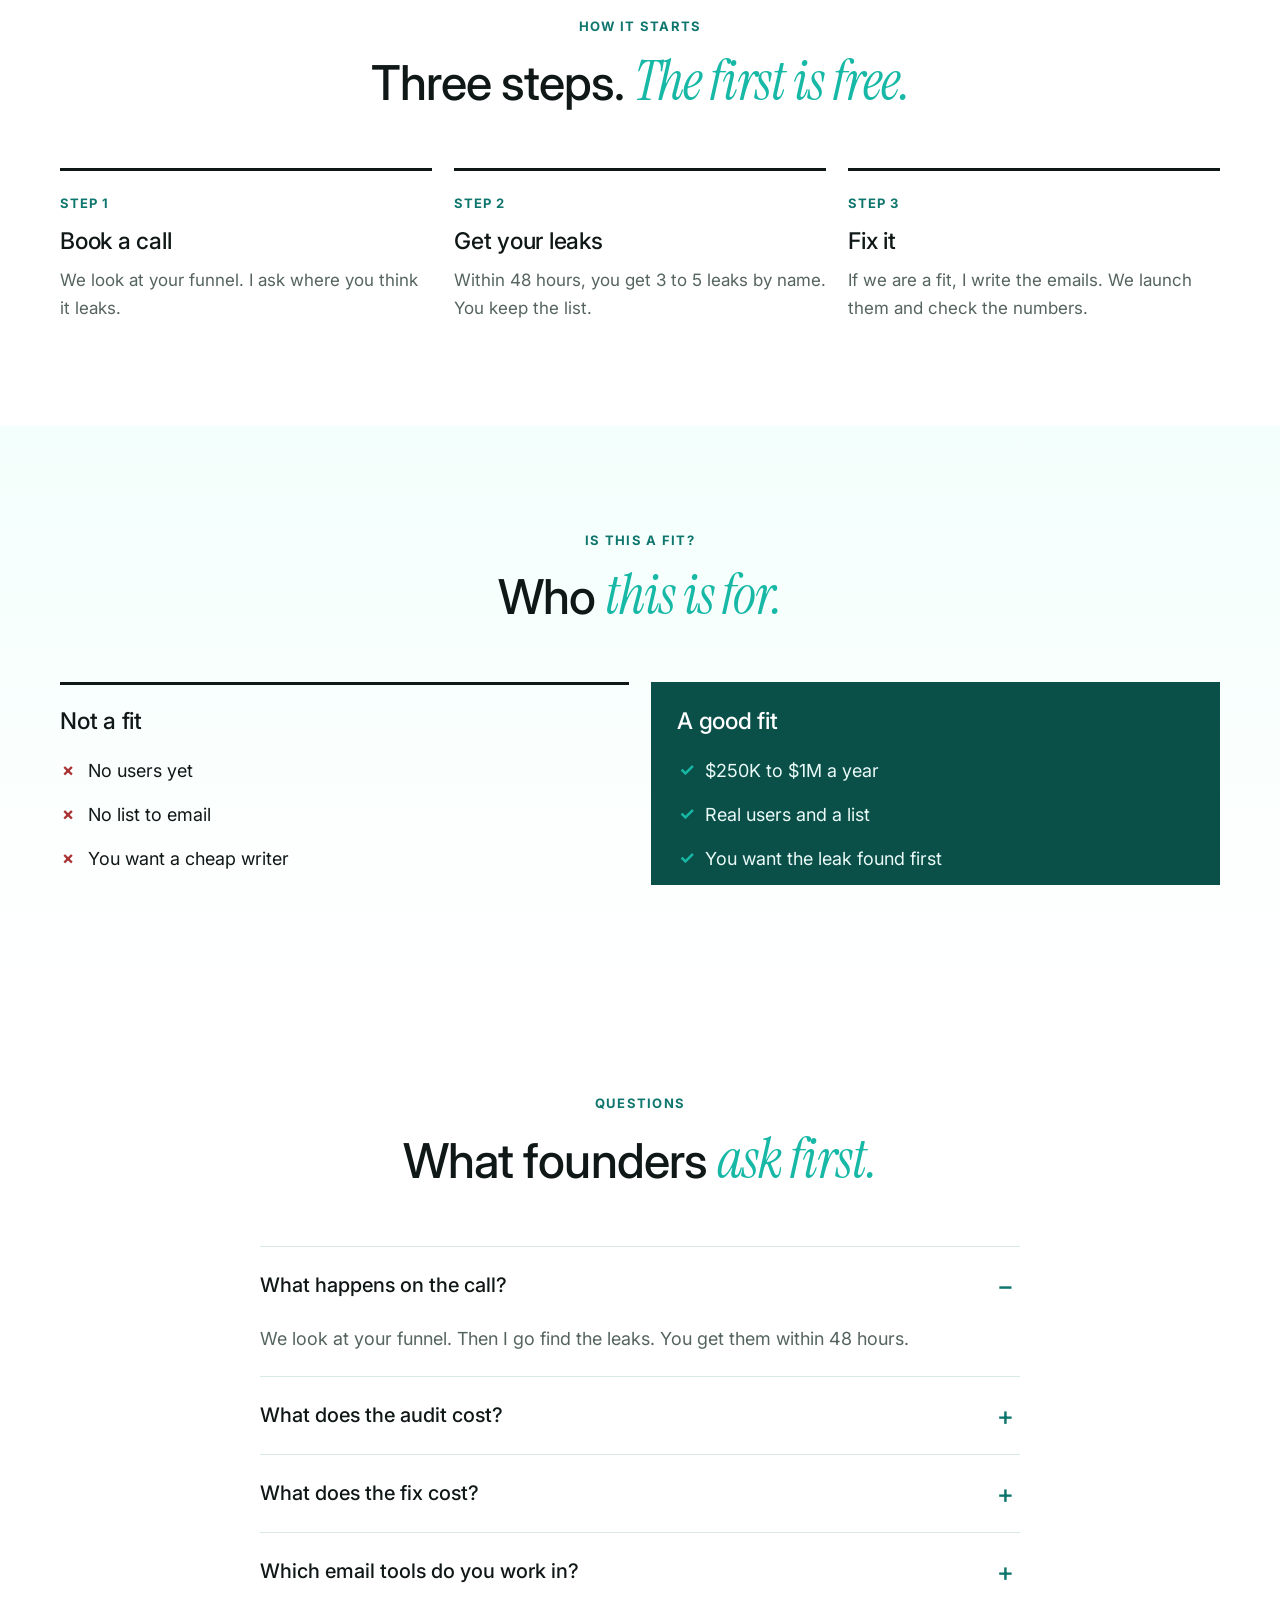
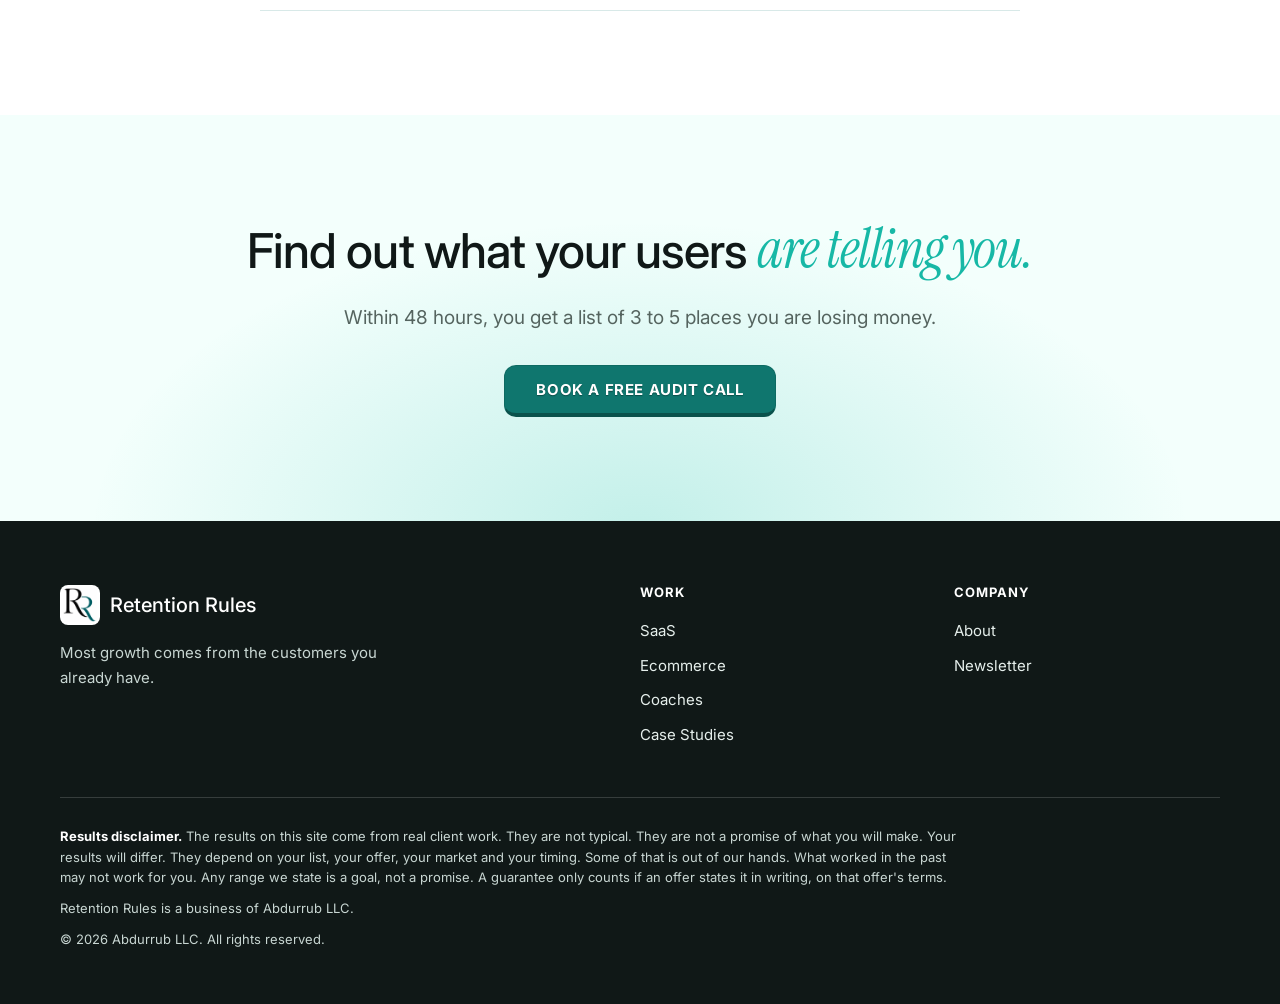
<file: saas/index.html>
<!doctype html>
<html lang="en">
<head>
<meta charset="utf-8">
<meta name="viewport" content="width=device-width, initial-scale=1">
<title>Retention for SaaS | Retention Rules</title>
<meta name="description" content="Retention Rules finds where your SaaS users drop off and writes the emails that bring them back. Within 48 hours, you get a list of 3 to 5 places you are losing money.">
<link rel="canonical" href="https://retentionrules.com/saas/">
<meta property="og:site_name" content="Retention Rules">
<meta property="og:type" content="website">
<meta property="og:url" content="https://retentionrules.com/saas/">
<meta property="og:title" content="Retention for SaaS | Retention Rules">
<meta property="og:description" content="Retention Rules finds where your SaaS users drop off and writes the emails that bring them back. Within 48 hours, you get a list of 3 to 5 places you are losing money.">
<meta property="og:image" content="https://retentionrules.com/images/og.png">
<meta property="og:image:width" content="1200">
<meta property="og:image:height" content="630">
<meta property="og:image:alt" content="Retention Rules logo">
<meta name="twitter:card" content="summary_large_image">
<meta name="twitter:title" content="Retention for SaaS | Retention Rules">
<meta name="twitter:description" content="Retention Rules finds where your SaaS users drop off and writes the emails that bring them back. Within 48 hours, you get a list of 3 to 5 places you are losing money.">
<meta name="twitter:image" content="https://retentionrules.com/images/og.png">
<link rel="icon" type="image/png" href="/images/favicon.png">
<link rel="preconnect" href="https://fonts.googleapis.com">
<link rel="preconnect" href="https://fonts.gstatic.com" crossorigin>
<link href="https://fonts.googleapis.com/css2?family=Instrument+Serif:ital@0;1&family=Inter:wght@400;500;600;700&display=swap" rel="stylesheet">
<link rel="stylesheet" href="/css/site.css">

</head>
<body>
<header class="site-head"><div class="wrap head-row">
<a class="brand" href="/"><img src="/images/rr-mark.png" alt="" width="44" height="44">Retention Rules</a>
<nav class="nav" aria-label="Main"><a href="/saas/" aria-current=page>SaaS</a><a href="https://flows.retentionrules.com/">Ecommerce</a><a href="/coaches/">Coaches</a><a href="/case-studies/">Case Studies</a><a href="/about/">About</a><a href="https://letters.retentionrules.com/">Newsletter</a><a class="btn" href="https://calendar.app.google/LEcHPfT7csau1WCQ7" target="_blank" rel="noopener">Book a call</a></nav>
<details class="menu"><summary>Menu</summary><div class="menu-links"><a href="/saas/" aria-current=page>SaaS</a><a href="https://flows.retentionrules.com/">Ecommerce</a><a href="/coaches/">Coaches</a><a href="/case-studies/">Case Studies</a><a href="/about/">About</a><a href="https://letters.retentionrules.com/">Newsletter</a><a class="btn" href="https://calendar.app.google/LEcHPfT7csau1WCQ7" target="_blank" rel="noopener">Book a call</a></div></details>
</div></header>
<main>
<section class="hero"><div class="wrap"><p class="pill">For SaaS founders with a churn problem</p><h1>"I bought the app and then <em>never opened it again.</em>"</h1><p class="sub">A real SaaS customer said that. Some of your users think it too. Retention Rules finds where they drop off and writes the emails that bring them back.</p><a class="btn" href="https://calendar.app.google/LEcHPfT7csau1WCQ7" target="_blank" rel="noopener">Book a free audit call</a><div class="trustline"><span>$2.4M+ in SaaS email revenue</span><span>Revenue per lead doubled</span><span>Free leak audit in 48 hours</span></div></div></section><section class="logostrip"><div class="wrap"><span class="label">Brands I have worked with</span><div class="logos nocheck"><span class="lg pass"><img src="/images/logos/passion-mark.png" alt="" loading="lazy">Passion.io</span><span class="lg multi"><img src="/images/logos/moonlamp-wordmark.png" alt="The Original Moon Lamp" loading="lazy"></span><span class="lg word">Oshun</span><span class="lg word">Psychic Sharma</span><span class="lg"><img src="/images/logos/javaburn-logo.png" alt="Java Burn" loading="lazy"></span><span class="lg"><img src="/images/logos/allfemme-black.png" alt="Allfemme" loading="lazy"></span></div></div></section><section class="sec "><div class="wrap"><div class="head"><span class="label">Sound familiar?</span><h2>Where <em>the money leaks.</em></h2><p>You paid to get each of these people. Each one is still on your list.</p></div><div class="cards four"><div class="card"><h3>Trials end with no sale</h3><p>People try the product. Then the trial ends and they go quiet.</p></div><div class="card"><h3>Users never set it up</h3><p>They pay, then never get to the first win. They cancel soon after.</p></div><div class="card"><h3>Webinars go nowhere</h3><p>People sign up and watch. Then they get a weak follow up.</p></div><div class="card"><h3>You only email to launch</h3><p>Your list hears from you when you want money. So it stops reading.</p></div></div></div></section><section class="sec panel"><div class="wrap"><div class="head"><span class="label">Why it stays broken</span><h2>More ads do not <em>fix churn.</em></h2></div><div class="compare"><div class="col"><h3>The usual fix</h3><ul><li>Buy more traffic</li><li>Add a discount</li><li>Send a monthly newsletter</li><li>Guess what users want</li></ul></div><div class="col good"><h3>What we do</h3><ul><li>Read your sales calls and tickets</li><li>Find the biggest leak first</li><li>Write each email for one job</li><li>Check the numbers after launch</li></ul></div></div></div></section><section class="sec "><div class="wrap"><div class="head"><span class="label">What gets built</span><h2>Four places <em>to stop the leak.</em></h2></div><div class="cards four"><div class="card"><h3>Welcome emails</h3><p>They get a new user to the first win.</p></div><div class="card"><h3>Trial and cart emails</h3><p>They reach people who were close to buying.</p></div><div class="card"><h3>Webinar follow up</h3><p>It reaches people who showed up and did not buy.</p></div><div class="card"><h3>Launch and promo emails</h3><p>They give people a reason to buy now.</p></div></div></div></section><section class="sec panel"><div class="wrap"><div class="split"><div><span class="label">The proof</span><h2>$2.4M+ for one SaaS. <em>Here is the message.</em></h2><p>Passion.io sells an app to coaches. I wrote its emails for two years.</p><p>Olly's team pulled these numbers. Webinar follow up alone brought in $1,115,407.</p><p><a href="/case-studies/saas/">Read the full case study</a></p></div><figure class="shot"><div class="frame"><img src="/images/proof/olly-kpis.jpg" alt="Slack message from Olly at Passion.io listing total email revenue of $2,442,707, Black Fridays of $615,355, mini promos of $643,381, nurture emails of $68,564 and webinar follow ups of $1,115,407." loading="lazy"></div></figure></div></div></section><section class="sec "><div class="wrap"><div class="cards two"><div class="chart"><h3>Revenue per lead</h3><div class="bar">2023<i style="width:48%">$13</i></div><div class="bar">2024<i style="width:74%">$20</i></div><div class="bar">2025<i style="width:100%">$27</i></div><small>Numbers from the Slack message above.</small></div><div class="chart"><h3>Webinar follow up revenue</h3><div class="bar">2023<i style="width:26%">$108,094</i></div><div class="bar">2024<i style="width:100%">$658,024</i></div><div class="bar">2025<i style="width:53%">$349,289</i></div><small>2025 is a partial year.</small></div></div></div></section><section class="sec panel"><div class="wrap"><div class="head"><span class="label">What SaaS clients say</span><h2>Read the <em>real reviews.</em></h2></div><div class="wall"><figure class="shot"><div class="frame"><img src="/images/proof/linkedin-matthias-passion-io.png" alt="LinkedIn recommendation from Matthias Bellmann, founder of Passion.io." loading="lazy"></div></figure><figure class="shot"><div class="frame"><img src="/images/proof/upwork-saas-email-strategy.png" alt="Five star Upwork review for SaaS email strategy." loading="lazy"></div></figure><figure class="shot"><div class="frame"><img src="/images/proof/upwork-saas-email-copywriter.png" alt="Five star Upwork review for a SaaS email copywriter job." loading="lazy"></div></figure><figure class="shot"><div class="frame"><img src="/images/proof/upwork-convertkit.png" alt="Five star Upwork review: Hire him. One of the most intelligent and strategic humans I have ever worked with." loading="lazy"></div></figure></div></div></section><section class="sec "><div class="wrap"><div class="head"><span class="label">How it starts</span><h2>Three steps. <em>The first is free.</em></h2></div><div class="cards "><div class="card"><span class=tag>Step 1</span><h3>Book a call</h3><p>We look at your funnel. I ask where you think it leaks.</p></div><div class="card"><span class=tag>Step 2</span><h3>Get your leaks</h3><p>Within 48 hours, you get 3 to 5 leaks by name. You keep the list.</p></div><div class="card"><span class=tag>Step 3</span><h3>Fix it</h3><p>If we are a fit, I write the emails. We launch them and check the numbers.</p></div></div></div></section><section class="sec panel"><div class="wrap"><div class="head"><span class="label">Is this a fit?</span><h2>Who <em>this is for.</em></h2></div><div class="compare"><div class="col"><h3>Not a fit</h3><ul><li>No users yet</li><li>No list to email</li><li>You want a cheap writer</li></ul></div><div class="col good"><h3>A good fit</h3><ul><li>$250K to $1M a year</li><li>Real users and a list</li><li>You want the leak found first</li></ul></div></div></div></section><section class="sec "><div class="wrap"><div class="head"><span class="label">Questions</span><h2>What founders <em>ask first.</em></h2></div><div class="faq mid"><details open><summary>What happens on the call?</summary><p>We look at your funnel. Then I go find the leaks. You get them within 48 hours.</p></details><details><summary>What does the audit cost?</summary><p>It is free. You keep the list of leaks, even if we never work together.</p></details><details><summary>What does the fix cost?</summary><p>You get a price after the audit, once we both know how big the leaks are.</p></details><details><summary>Which email tools do you work in?</summary><p>Klaviyo, HubSpot, Kit, ActiveCampaign, Mailchimp and most others.</p></details></div></div></section><section class="close"><div class="wrap"><h2>Find out what your users <em>are telling you.</em></h2><p>Within 48 hours, you get a list of 3 to 5 places you are losing money.</p><a class="btn" href="https://calendar.app.google/LEcHPfT7csau1WCQ7" target="_blank" rel="noopener">Book a free audit call</a></div></section>
</main>
<footer class="site-foot"><div class="wrap">
<div class="foot-top">
<div class="foot-brand"><a class="brand" href="/"><img src="/images/rr-mark.png" alt="" width="44" height="44">Retention Rules</a>
<p>Most growth comes from the customers you already have.</p></div>
<div class="foot-col"><h2>Work</h2><a href="/saas/">SaaS</a><a href="https://flows.retentionrules.com/">Ecommerce</a><a href="/coaches/">Coaches</a><a href="/case-studies/">Case Studies</a></div>
<div class="foot-col"><h2>Company</h2><a href="/about/">About</a><a href="https://letters.retentionrules.com/">Newsletter</a></div>
</div>
<div class="foot-legal">
<p><strong>Results disclaimer.</strong> The results on this site come from real client work. They are not typical. They are not a promise of what you will make. Your results will differ. They depend on your list, your offer, your market and your timing. Some of that is out of our hands. What worked in the past may not work for you. Any range we state is a goal, not a promise. A guarantee only counts if an offer states it in writing, on that offer's terms.</p>
<p>Retention Rules is a business of Abdurrub LLC.</p>
<p>&copy; 2026 Abdurrub LLC. All rights reserved.</p>
</div>
</div></footer>
</body>
</html>
</file>
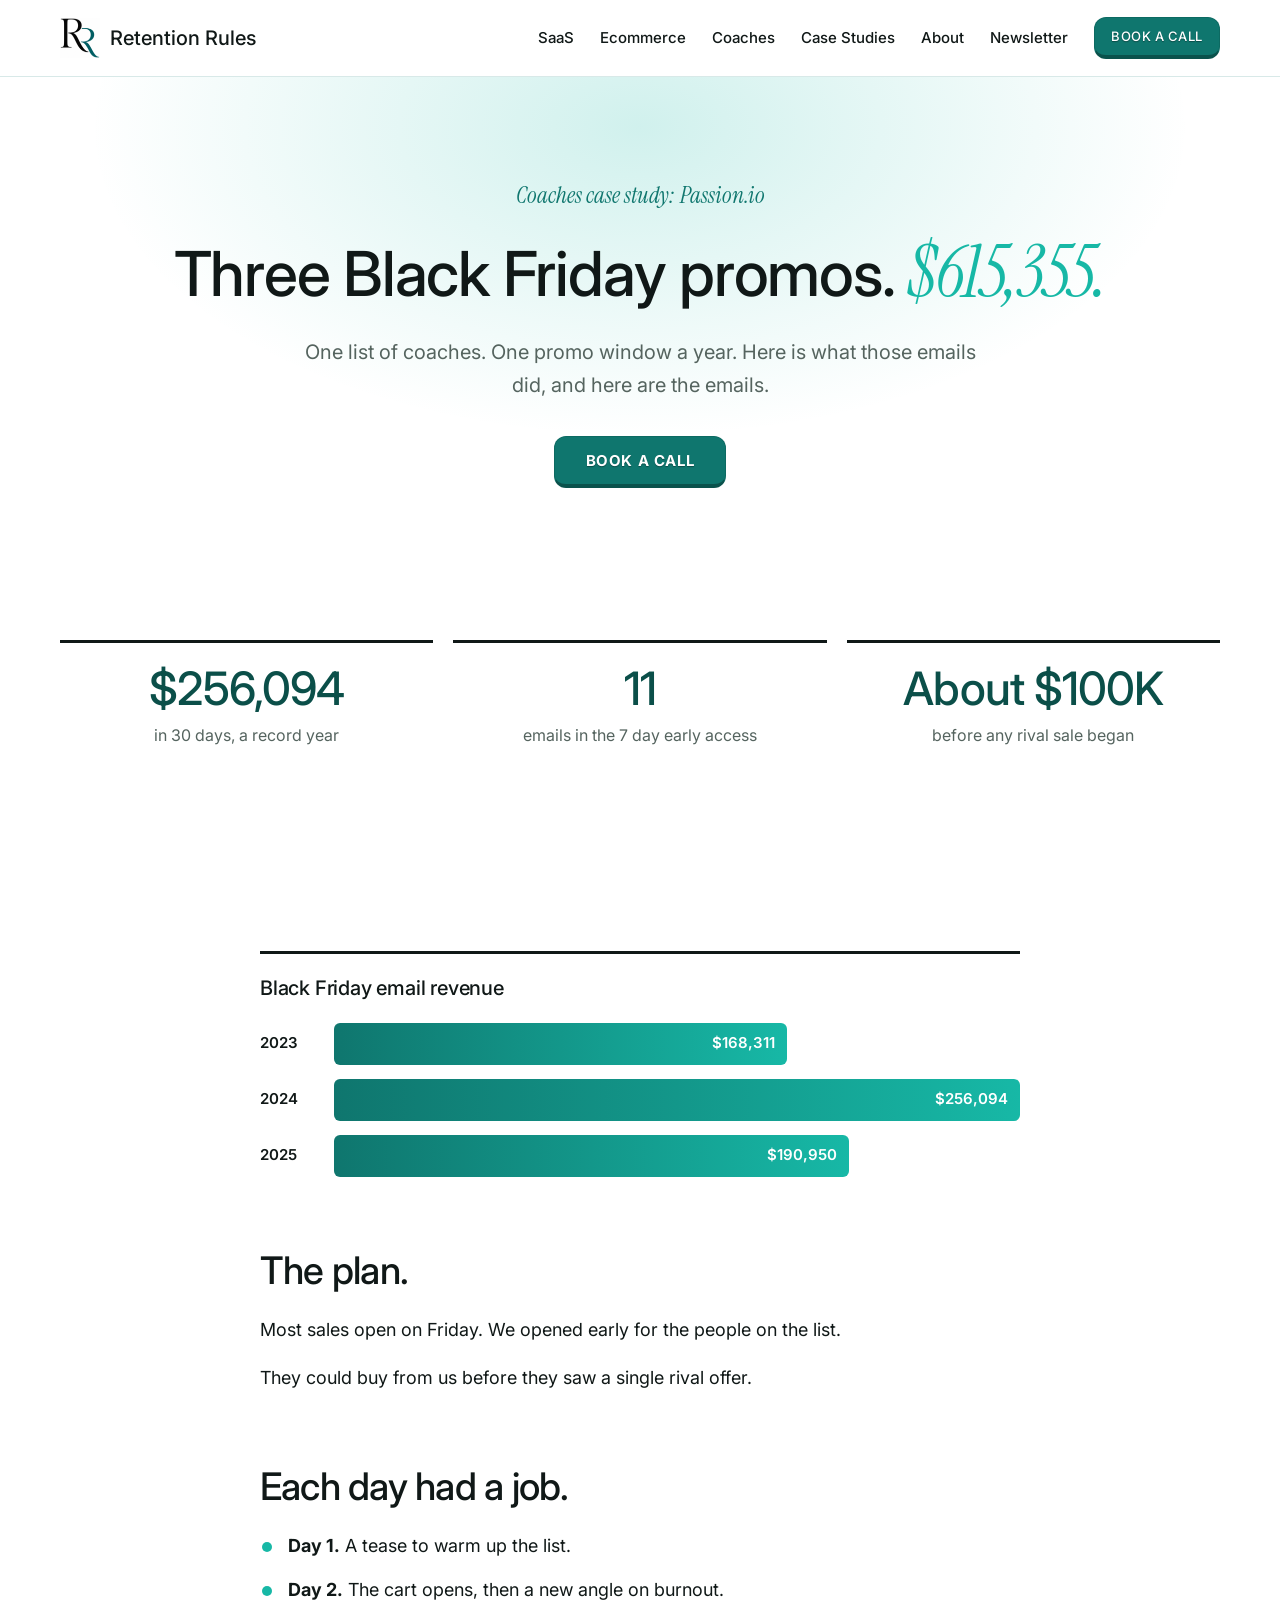
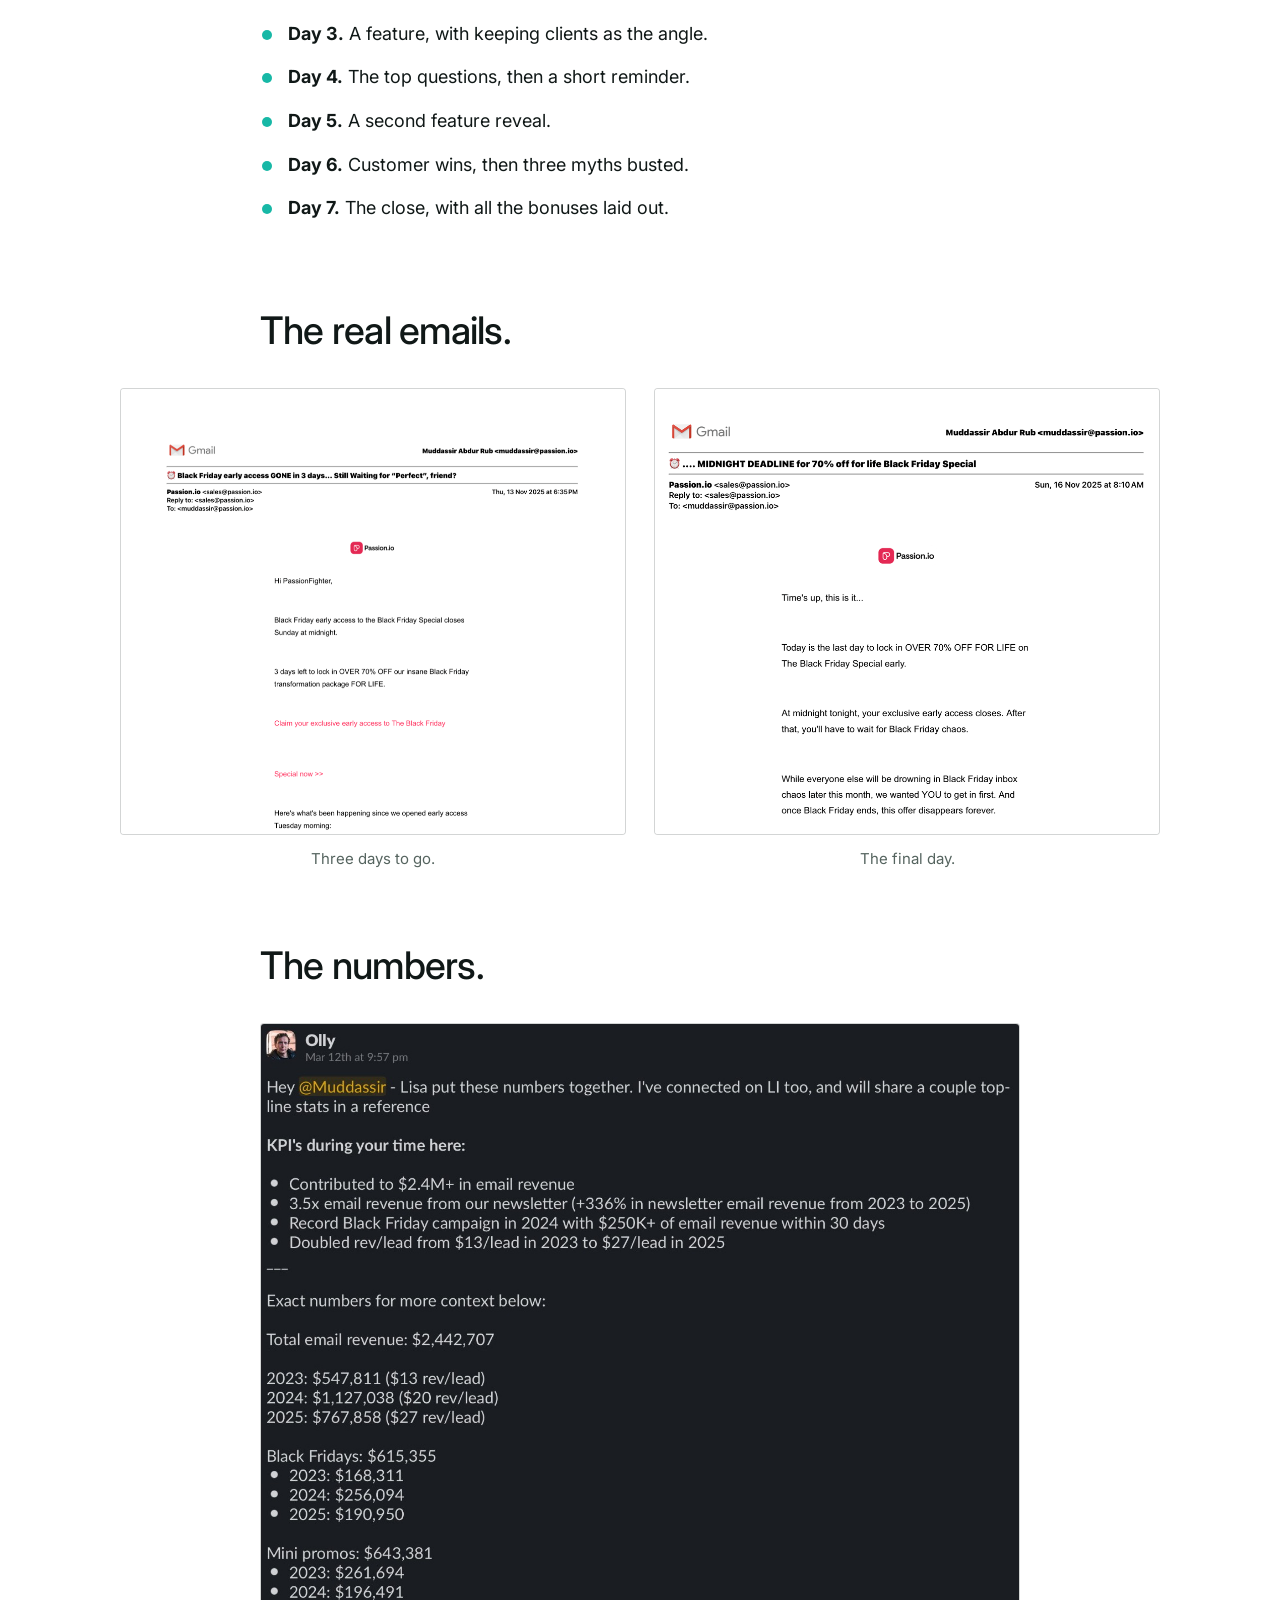
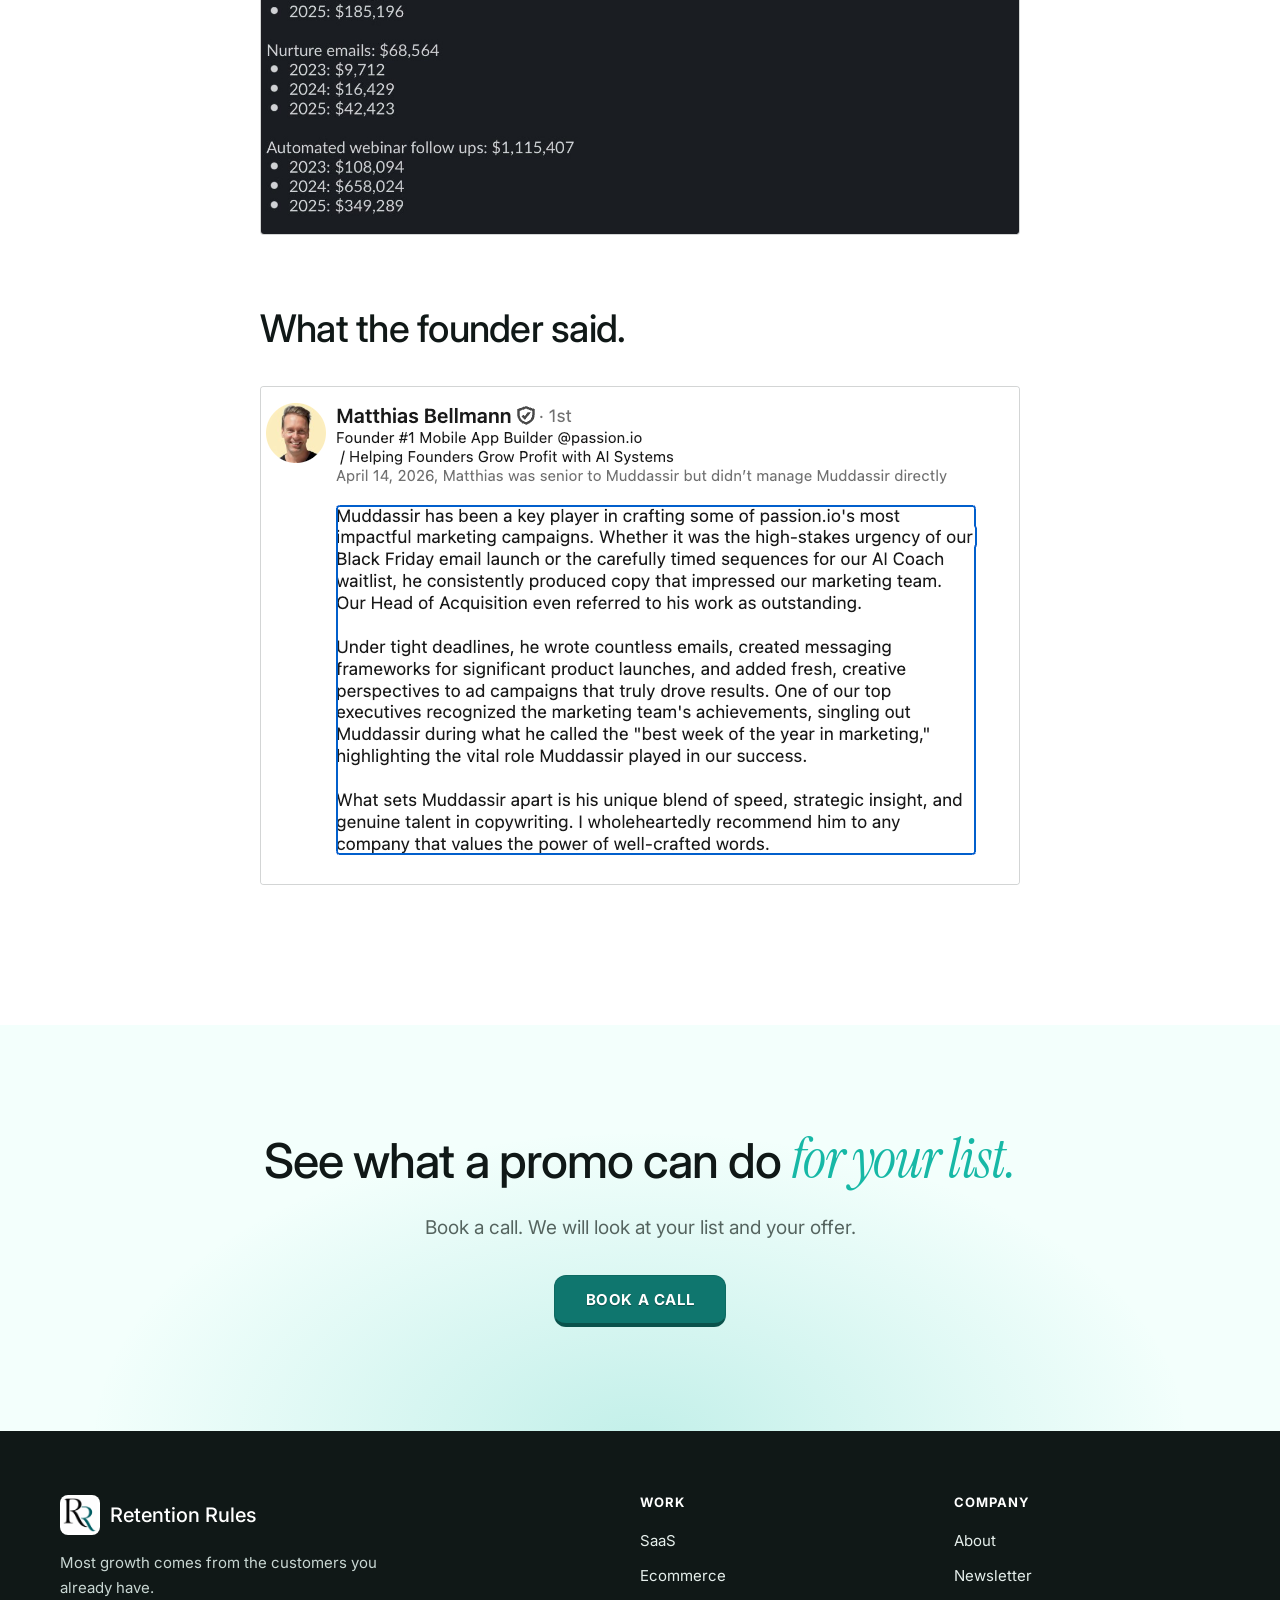
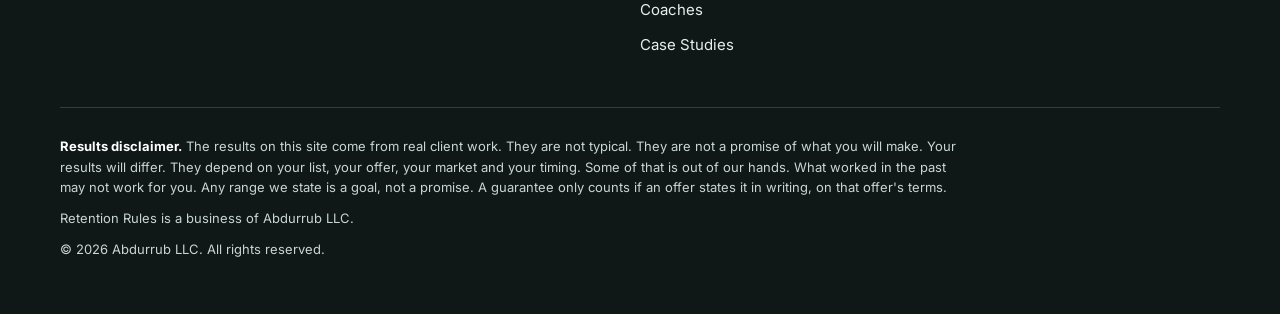
<file: case-studies/coaches/index.html>
<!doctype html>
<html lang="en">
<head>
<meta charset="utf-8">
<meta name="viewport" content="width=device-width, initial-scale=1">
<title>Black Friday Case Study | Retention Rules</title>
<meta name="description" content="Three Black Friday promos brought in $615,355 from a list of coaches at Passion.io.">
<link rel="canonical" href="https://retentionrules.com/case-studies/coaches/">
<meta property="og:site_name" content="Retention Rules">
<meta property="og:type" content="website">
<meta property="og:url" content="https://retentionrules.com/case-studies/coaches/">
<meta property="og:title" content="Black Friday Case Study | Retention Rules">
<meta property="og:description" content="Three Black Friday promos brought in $615,355 from a list of coaches at Passion.io.">
<meta property="og:image" content="https://retentionrules.com/images/og.png">
<meta property="og:image:width" content="1200">
<meta property="og:image:height" content="630">
<meta property="og:image:alt" content="Retention Rules logo">
<meta name="twitter:card" content="summary_large_image">
<meta name="twitter:title" content="Black Friday Case Study | Retention Rules">
<meta name="twitter:description" content="Three Black Friday promos brought in $615,355 from a list of coaches at Passion.io.">
<meta name="twitter:image" content="https://retentionrules.com/images/og.png">
<link rel="icon" type="image/png" href="/images/favicon.png">
<link rel="preconnect" href="https://fonts.googleapis.com">
<link rel="preconnect" href="https://fonts.gstatic.com" crossorigin>
<link href="https://fonts.googleapis.com/css2?family=Instrument+Serif:ital@0;1&family=Inter:wght@400;500;600;700&display=swap" rel="stylesheet">
<link rel="stylesheet" href="/css/site.css">

</head>
<body>
<header class="site-head"><div class="wrap head-row">
<a class="brand" href="/"><img src="/images/rr-mark.png" alt="" width="44" height="44">Retention Rules</a>
<nav class="nav" aria-label="Main"><a href="/saas/">SaaS</a><a href="https://flows.retentionrules.com/">Ecommerce</a><a href="/coaches/">Coaches</a><a href="/case-studies/">Case Studies</a><a href="/about/">About</a><a href="https://letters.retentionrules.com/">Newsletter</a><a class="btn" href="https://calendar.app.google/AQSuMFqLSSZbnqQTA" target="_blank" rel="noopener">Book a call</a></nav>
<details class="menu"><summary>Menu</summary><div class="menu-links"><a href="/saas/">SaaS</a><a href="https://flows.retentionrules.com/">Ecommerce</a><a href="/coaches/">Coaches</a><a href="/case-studies/">Case Studies</a><a href="/about/">About</a><a href="https://letters.retentionrules.com/">Newsletter</a><a class="btn" href="https://calendar.app.google/AQSuMFqLSSZbnqQTA" target="_blank" rel="noopener">Book a call</a></div></details>
</div></header>
<main>
<section class="hero"><div class="wrap"><p class="pill">Coaches case study: Passion.io</p><h1>Three Black Friday promos. <em>$615,355.</em></h1><p class="sub">One list of coaches. One promo window a year. Here is what those emails did, and here are the emails.</p><a class="btn" href="https://calendar.app.google/AQSuMFqLSSZbnqQTA" target="_blank" rel="noopener">Book a call</a></div></section><section class="sec tight"><div class="wrap"><div class="stats"><div class="stat"><b>$256,094</b><span>in 30 days, a record year</span></div><div class="stat"><b>11</b><span>emails in the 7 day early access</span></div><div class="stat"><b>About $100K</b><span>before any rival sale began</span></div></div></div></section><section class="sec "><div class="mid prose"><div class="chart"><h3>Black Friday email revenue</h3><div class="bar">2023<i style="width:66%">$168,311</i></div><div class="bar">2024<i style="width:100%">$256,094</i></div><div class="bar">2025<i style="width:75%">$190,950</i></div></div><h2>The plan.</h2><p>Most sales open on Friday. We opened early for the people on the list.</p><p>They could buy from us before they saw a single rival offer.</p><h2>Each day had a job.</h2><ul><li><strong>Day 1.</strong> A tease to warm up the list.</li><li><strong>Day 2.</strong> The cart opens, then a new angle on burnout.</li><li><strong>Day 3.</strong> A feature, with keeping clients as the angle.</li><li><strong>Day 4.</strong> The top questions, then a short reminder.</li><li><strong>Day 5.</strong> A second feature reveal.</li><li><strong>Day 6.</strong> Customer wins, then three myths busted.</li><li><strong>Day 7.</strong> The close, with all the bonuses laid out.</li></ul><h2>The real emails.</h2><div class="shots"><figure class="shot"><div class="frame"><img src="/images/proof/bf-day3.png" alt="A Passion.io Black Friday email: early access gone in 3 days." loading="lazy"></div><figcaption>Three days to go.</figcaption></figure><figure class="shot"><div class="frame"><img src="/images/proof/bf-final.png" alt="A Passion.io Black Friday email: midnight deadline." loading="lazy"></div><figcaption>The final day.</figcaption></figure></div><h2>The numbers.</h2><figure class="shot"><div class="frame"><img src="/images/proof/olly-full.jpg" alt="Slack message from Olly at Passion.io listing total email revenue of $2,442,707, Black Fridays of $615,355, mini promos of $643,381, nurture emails of $68,564 and webinar follow ups of $1,115,407." loading="lazy"></div></figure><h2>What the founder said.</h2><figure class="shot"><div class="frame"><img src="/images/proof/linkedin-matthias-passion-io.png" alt="LinkedIn recommendation from Matthias Bellmann, founder of Passion.io." loading="lazy"></div></figure></div></section><section class="close"><div class="wrap"><h2>See what a promo can do <em>for your list.</em></h2><p>Book a call. We will look at your list and your offer.</p><a class="btn" href="https://calendar.app.google/AQSuMFqLSSZbnqQTA" target="_blank" rel="noopener">Book a call</a></div></section>
</main>
<footer class="site-foot"><div class="wrap">
<div class="foot-top">
<div class="foot-brand"><a class="brand" href="/"><img src="/images/rr-mark.png" alt="" width="44" height="44">Retention Rules</a>
<p>Most growth comes from the customers you already have.</p></div>
<div class="foot-col"><h2>Work</h2><a href="/saas/">SaaS</a><a href="https://flows.retentionrules.com/">Ecommerce</a><a href="/coaches/">Coaches</a><a href="/case-studies/">Case Studies</a></div>
<div class="foot-col"><h2>Company</h2><a href="/about/">About</a><a href="https://letters.retentionrules.com/">Newsletter</a></div>
</div>
<div class="foot-legal">
<p><strong>Results disclaimer.</strong> The results on this site come from real client work. They are not typical. They are not a promise of what you will make. Your results will differ. They depend on your list, your offer, your market and your timing. Some of that is out of our hands. What worked in the past may not work for you. Any range we state is a goal, not a promise. A guarantee only counts if an offer states it in writing, on that offer's terms.</p>
<p>Retention Rules is a business of Abdurrub LLC.</p>
<p>&copy; 2026 Abdurrub LLC. All rights reserved.</p>
</div>
</div></footer>
</body>
</html>
</file>
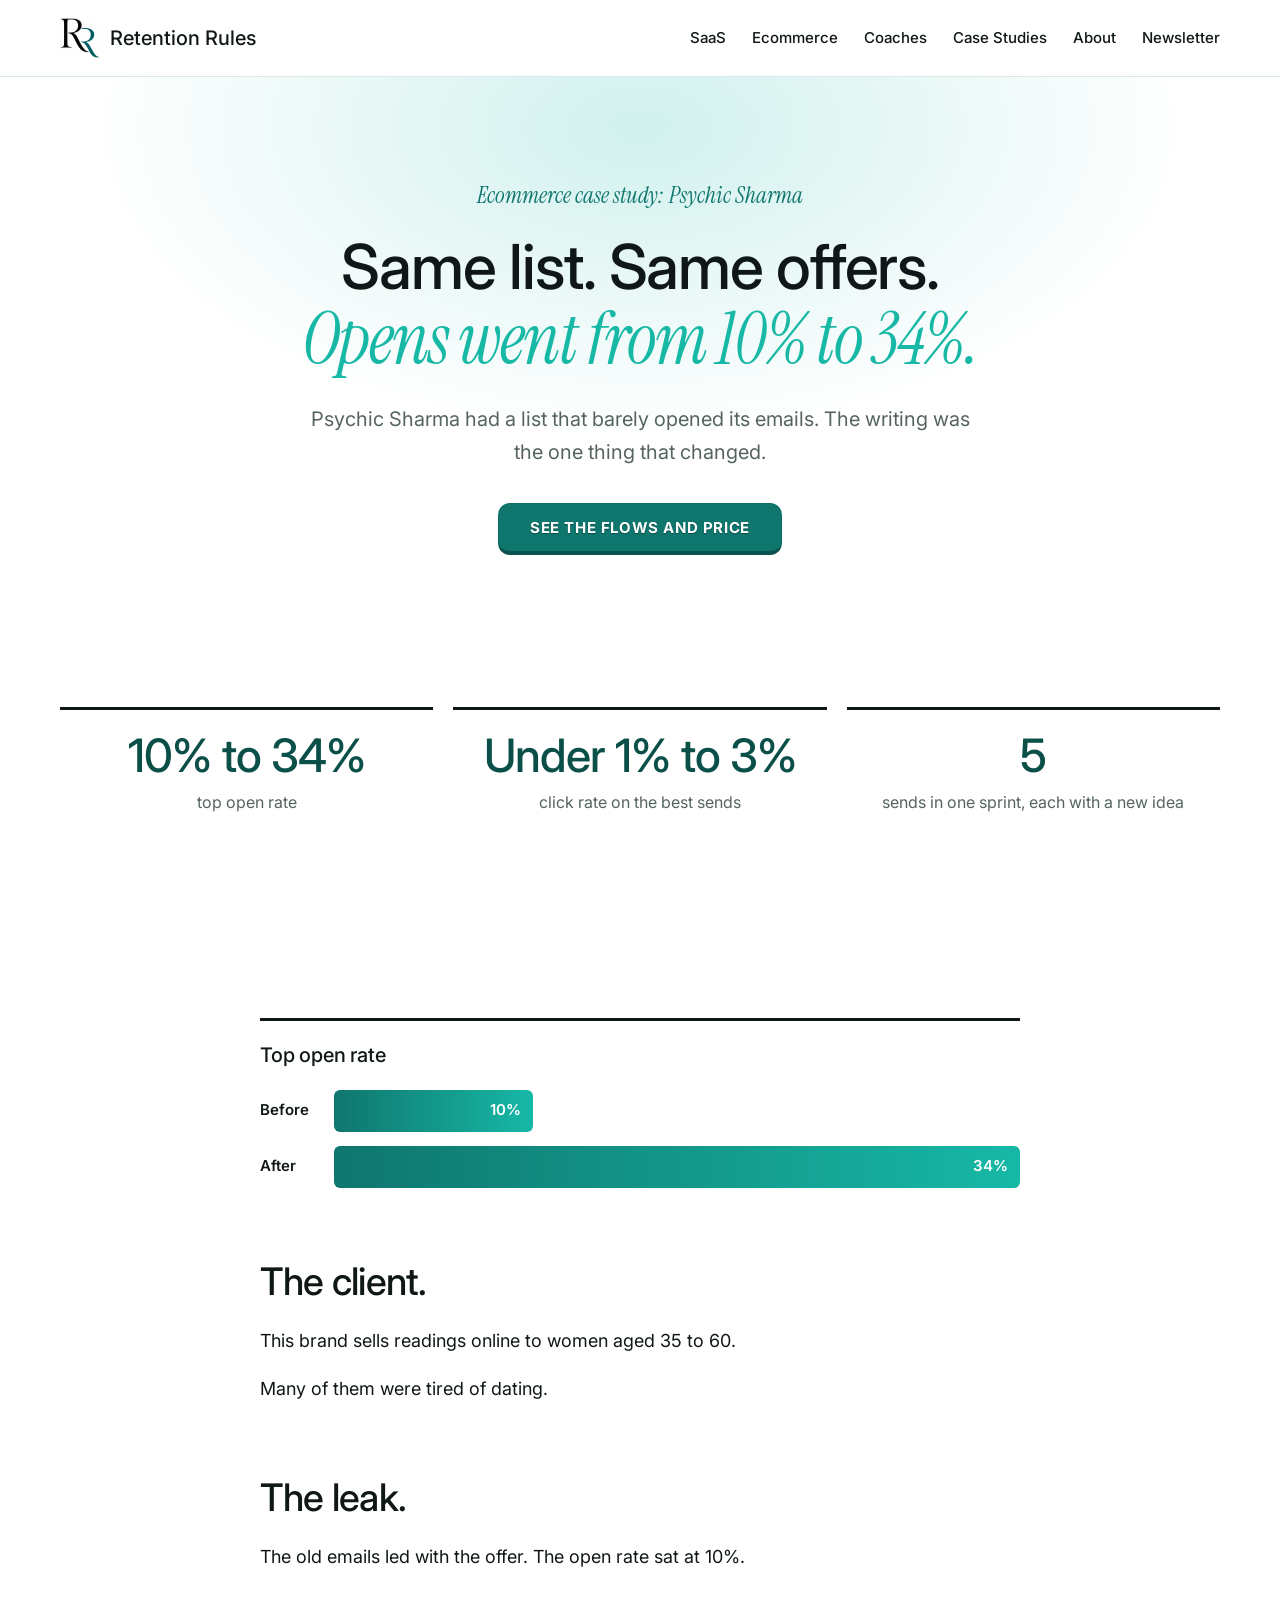
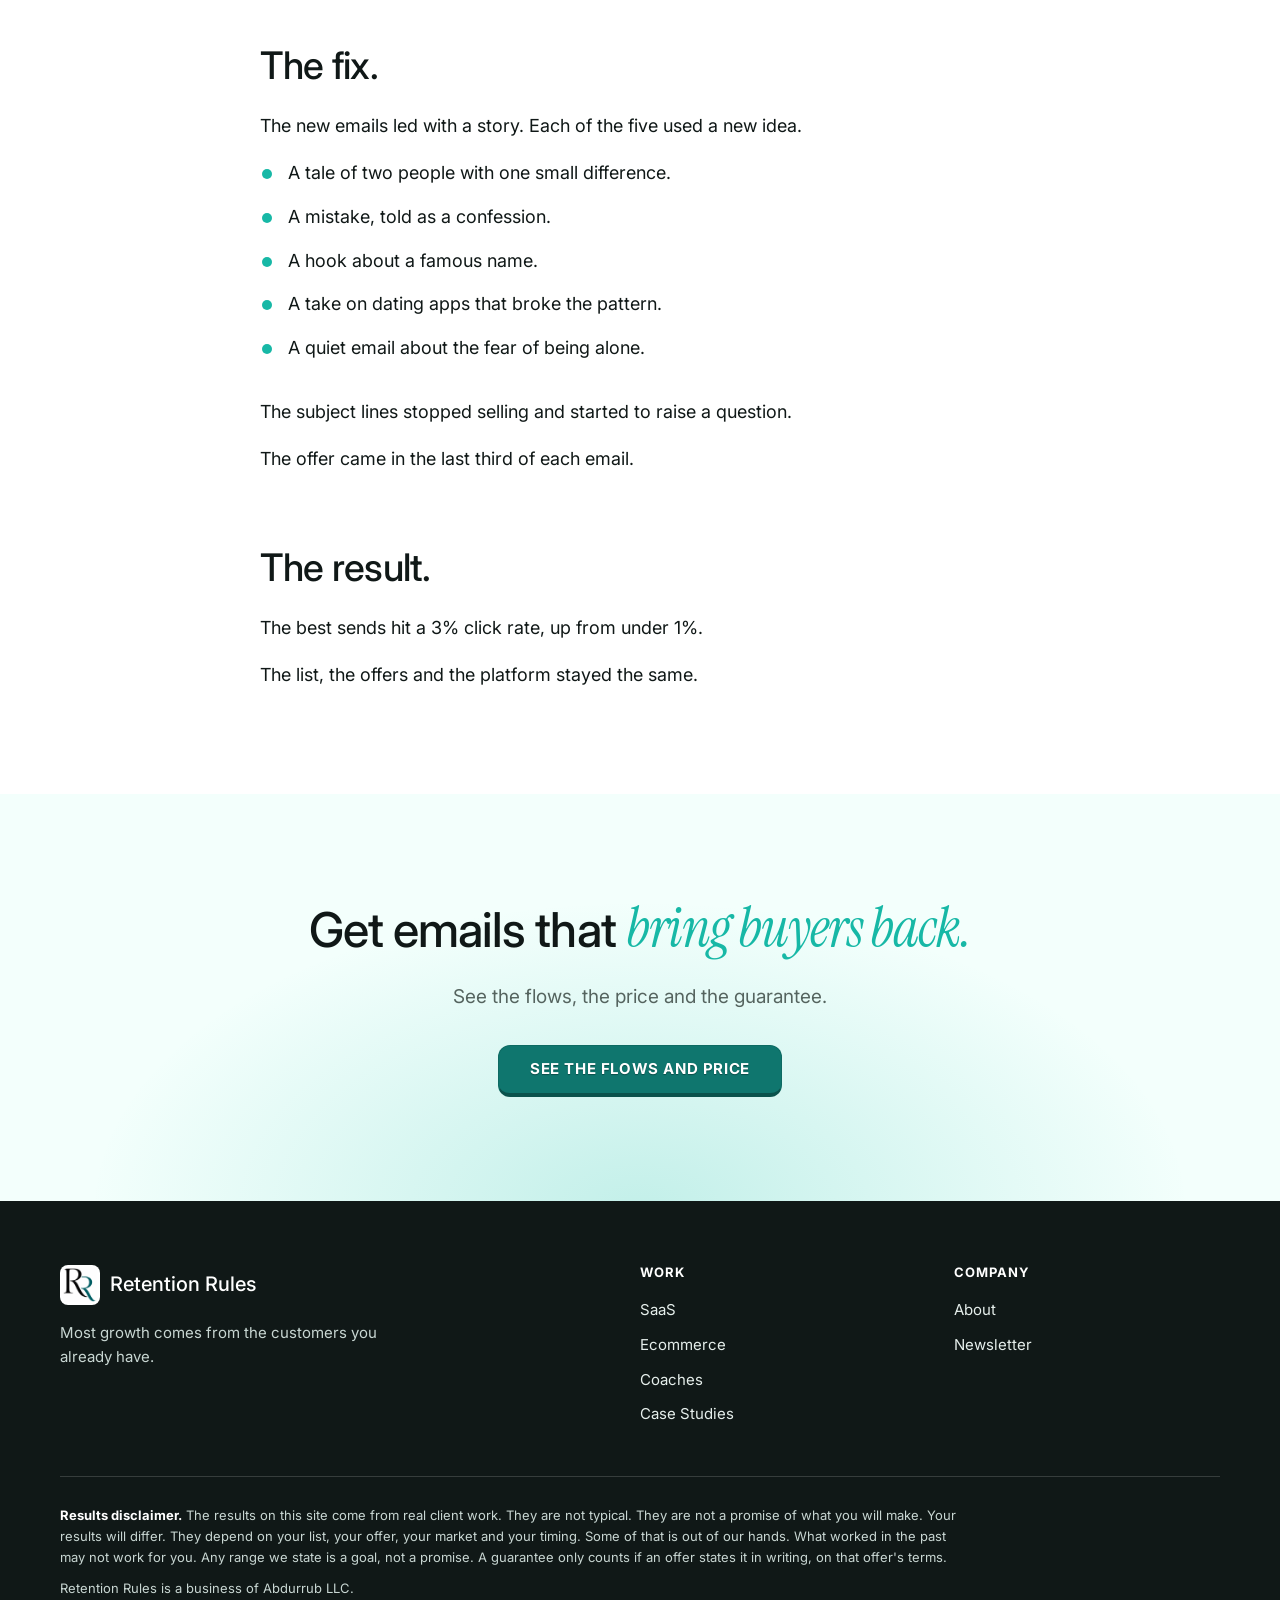
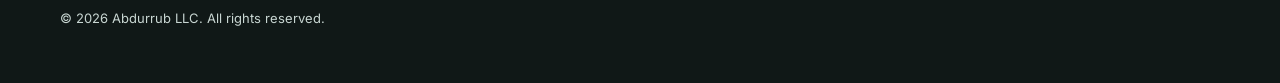
<file: case-studies/ecommerce/index.html>
<!doctype html>
<html lang="en">
<head>
<meta charset="utf-8">
<meta name="viewport" content="width=device-width, initial-scale=1">
<title>Psychic Sharma Case Study | Retention Rules</title>
<meta name="description" content="Same list, same offers. How Psychic Sharma took its open rate from 10% to 34%.">
<link rel="canonical" href="https://retentionrules.com/case-studies/ecommerce/">
<meta property="og:site_name" content="Retention Rules">
<meta property="og:type" content="website">
<meta property="og:url" content="https://retentionrules.com/case-studies/ecommerce/">
<meta property="og:title" content="Psychic Sharma Case Study | Retention Rules">
<meta property="og:description" content="Same list, same offers. How Psychic Sharma took its open rate from 10% to 34%.">
<meta property="og:image" content="https://retentionrules.com/images/og.png">
<meta property="og:image:width" content="1200">
<meta property="og:image:height" content="630">
<meta property="og:image:alt" content="Retention Rules logo">
<meta name="twitter:card" content="summary_large_image">
<meta name="twitter:title" content="Psychic Sharma Case Study | Retention Rules">
<meta name="twitter:description" content="Same list, same offers. How Psychic Sharma took its open rate from 10% to 34%.">
<meta name="twitter:image" content="https://retentionrules.com/images/og.png">
<link rel="icon" type="image/png" href="/images/favicon.png">
<link rel="preconnect" href="https://fonts.googleapis.com">
<link rel="preconnect" href="https://fonts.gstatic.com" crossorigin>
<link href="https://fonts.googleapis.com/css2?family=Instrument+Serif:ital@0;1&family=Inter:wght@400;500;600;700&display=swap" rel="stylesheet">
<link rel="stylesheet" href="/css/site.css">

</head>
<body>
<header class="site-head"><div class="wrap head-row">
<a class="brand" href="/"><img src="/images/rr-mark.png" alt="" width="44" height="44">Retention Rules</a>
<nav class="nav" aria-label="Main"><a href="/saas/">SaaS</a><a href="https://flows.retentionrules.com/">Ecommerce</a><a href="/coaches/">Coaches</a><a href="/case-studies/">Case Studies</a><a href="/about/">About</a><a href="https://letters.retentionrules.com/">Newsletter</a></nav>
<details class="menu"><summary>Menu</summary><div class="menu-links"><a href="/saas/">SaaS</a><a href="https://flows.retentionrules.com/">Ecommerce</a><a href="/coaches/">Coaches</a><a href="/case-studies/">Case Studies</a><a href="/about/">About</a><a href="https://letters.retentionrules.com/">Newsletter</a></div></details>
</div></header>
<main>
<section class="hero"><div class="wrap"><p class="pill">Ecommerce case study: Psychic Sharma</p><h1>Same list. Same offers. <em>Opens went from 10% to 34%.</em></h1><p class="sub">Psychic Sharma had a list that barely opened its emails. The writing was the one thing that changed.</p><a class="btn" href="https://flows.retentionrules.com/">See the flows and price</a></div></section><section class="sec tight"><div class="wrap"><div class="stats"><div class="stat"><b>10% to 34%</b><span>top open rate</span></div><div class="stat"><b>Under 1% to 3%</b><span>click rate on the best sends</span></div><div class="stat"><b>5</b><span>sends in one sprint, each with a new idea</span></div></div></div></section><section class="sec "><div class="mid prose"><div class="chart"><h3>Top open rate</h3><div class="bar">Before<i style="width:29%">10%</i></div><div class="bar">After<i style="width:100%">34%</i></div></div><h2>The client.</h2><p>This brand sells readings online to women aged 35 to 60.</p><p>Many of them were tired of dating.</p><h2>The leak.</h2><p>The old emails led with the offer. The open rate sat at 10%.</p><h2>The fix.</h2><p>The new emails led with a story. Each of the five used a new idea.</p><ul><li>A tale of two people with one small difference.</li><li>A mistake, told as a confession.</li><li>A hook about a famous name.</li><li>A take on dating apps that broke the pattern.</li><li>A quiet email about the fear of being alone.</li></ul><p>The subject lines stopped selling and started to raise a question.</p><p>The offer came in the last third of each email.</p><h2>The result.</h2><p>The best sends hit a 3% click rate, up from under 1%.</p><p>The list, the offers and the platform stayed the same.</p></div></section><section class="close"><div class="wrap"><h2>Get emails that <em>bring buyers back.</em></h2><p>See the flows, the price and the guarantee.</p><a class="btn" href="https://flows.retentionrules.com/">See the flows and price</a></div></section>
</main>
<footer class="site-foot"><div class="wrap">
<div class="foot-top">
<div class="foot-brand"><a class="brand" href="/"><img src="/images/rr-mark.png" alt="" width="44" height="44">Retention Rules</a>
<p>Most growth comes from the customers you already have.</p></div>
<div class="foot-col"><h2>Work</h2><a href="/saas/">SaaS</a><a href="https://flows.retentionrules.com/">Ecommerce</a><a href="/coaches/">Coaches</a><a href="/case-studies/">Case Studies</a></div>
<div class="foot-col"><h2>Company</h2><a href="/about/">About</a><a href="https://letters.retentionrules.com/">Newsletter</a></div>
</div>
<div class="foot-legal">
<p><strong>Results disclaimer.</strong> The results on this site come from real client work. They are not typical. They are not a promise of what you will make. Your results will differ. They depend on your list, your offer, your market and your timing. Some of that is out of our hands. What worked in the past may not work for you. Any range we state is a goal, not a promise. A guarantee only counts if an offer states it in writing, on that offer's terms.</p>
<p>Retention Rules is a business of Abdurrub LLC.</p>
<p>&copy; 2026 Abdurrub LLC. All rights reserved.</p>
</div>
</div></footer>
</body>
</html>
</file>
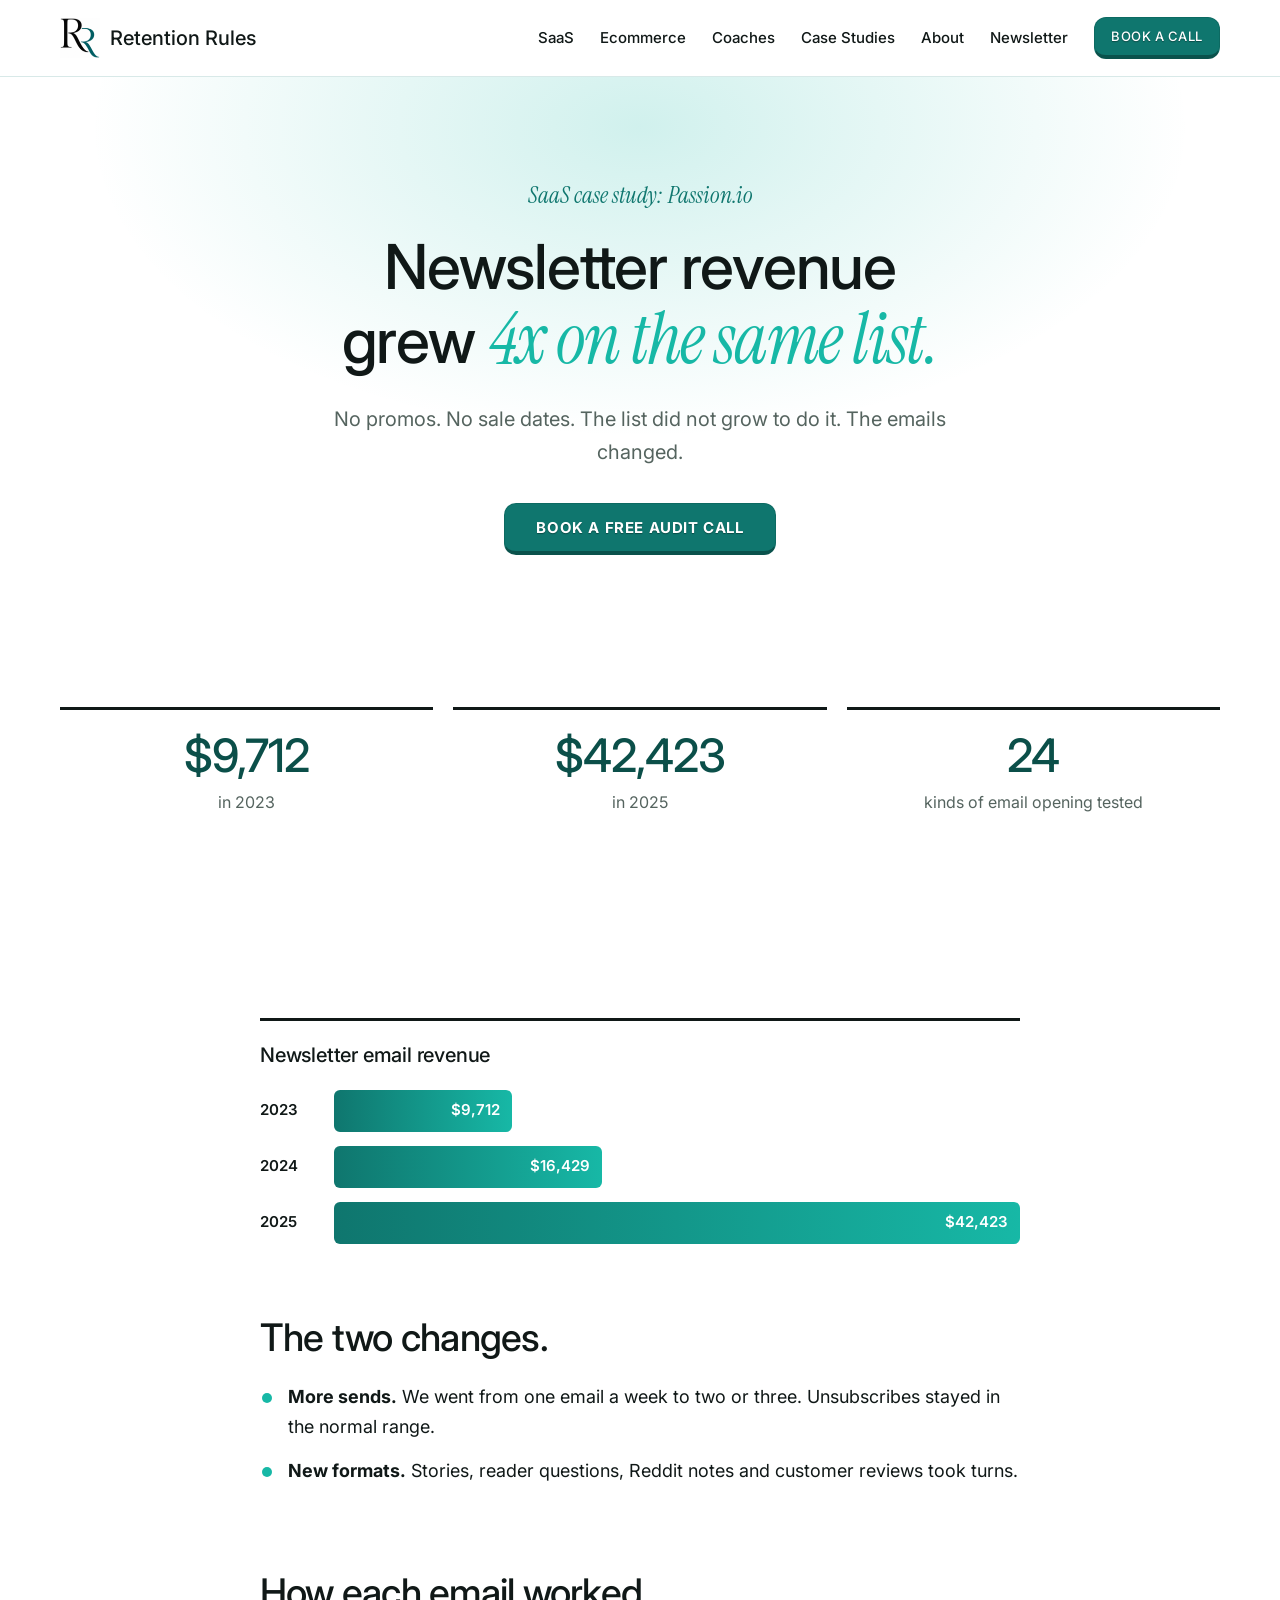
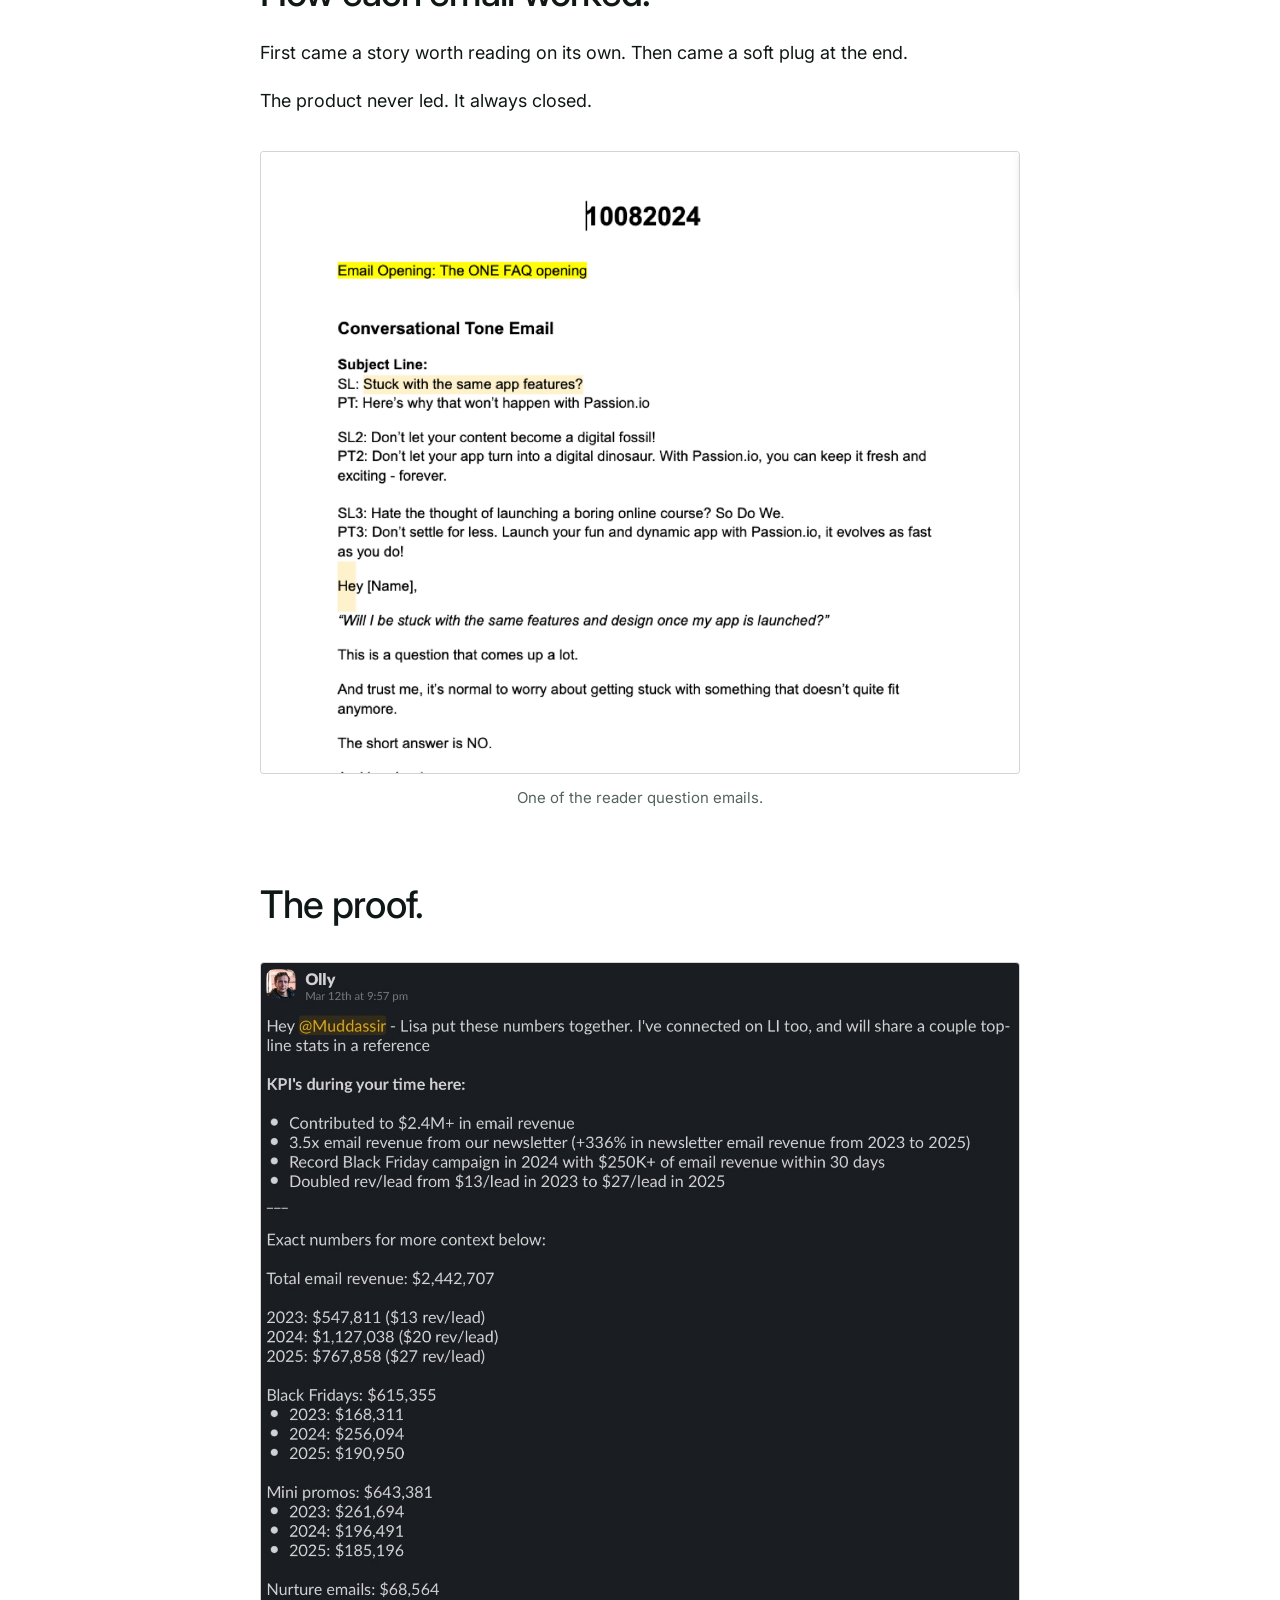
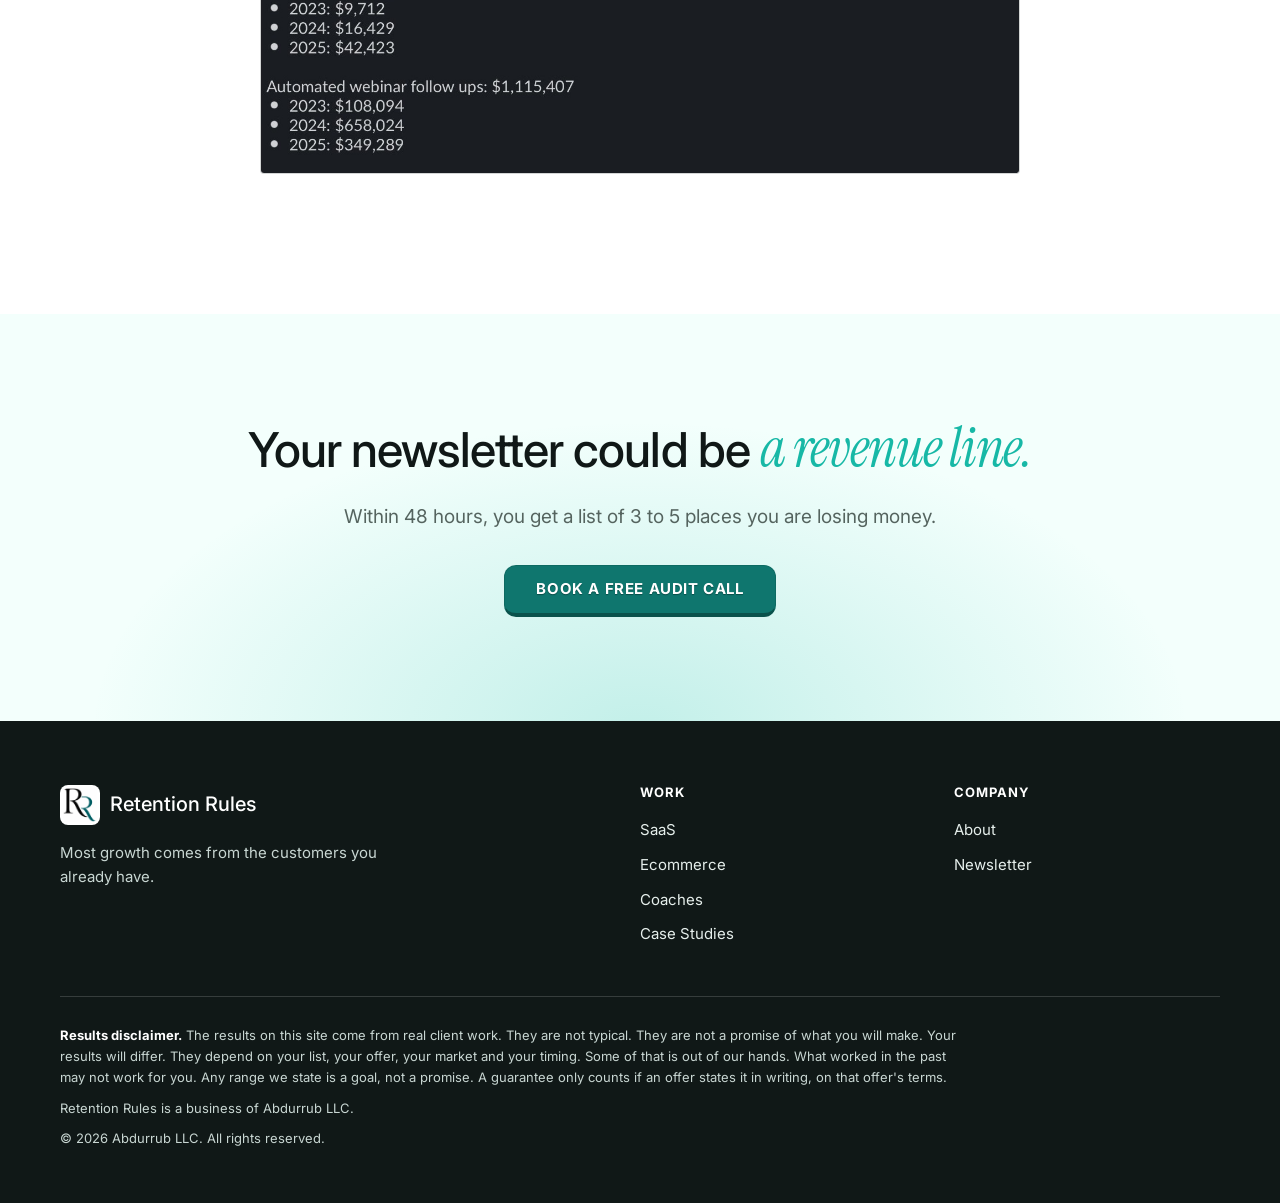
<file: case-studies/nurture/index.html>
<!doctype html>
<html lang="en">
<head>
<meta charset="utf-8">
<meta name="viewport" content="width=device-width, initial-scale=1">
<title>Newsletter Revenue Case Study | Retention Rules</title>
<meta name="description" content="How newsletter revenue grew 4x on the same list at Passion.io, with no promos.">
<link rel="canonical" href="https://retentionrules.com/case-studies/nurture/">
<meta property="og:site_name" content="Retention Rules">
<meta property="og:type" content="website">
<meta property="og:url" content="https://retentionrules.com/case-studies/nurture/">
<meta property="og:title" content="Newsletter Revenue Case Study | Retention Rules">
<meta property="og:description" content="How newsletter revenue grew 4x on the same list at Passion.io, with no promos.">
<meta property="og:image" content="https://retentionrules.com/images/og.png">
<meta property="og:image:width" content="1200">
<meta property="og:image:height" content="630">
<meta property="og:image:alt" content="Retention Rules logo">
<meta name="twitter:card" content="summary_large_image">
<meta name="twitter:title" content="Newsletter Revenue Case Study | Retention Rules">
<meta name="twitter:description" content="How newsletter revenue grew 4x on the same list at Passion.io, with no promos.">
<meta name="twitter:image" content="https://retentionrules.com/images/og.png">
<link rel="icon" type="image/png" href="/images/favicon.png">
<link rel="preconnect" href="https://fonts.googleapis.com">
<link rel="preconnect" href="https://fonts.gstatic.com" crossorigin>
<link href="https://fonts.googleapis.com/css2?family=Instrument+Serif:ital@0;1&family=Inter:wght@400;500;600;700&display=swap" rel="stylesheet">
<link rel="stylesheet" href="/css/site.css">

</head>
<body>
<header class="site-head"><div class="wrap head-row">
<a class="brand" href="/"><img src="/images/rr-mark.png" alt="" width="44" height="44">Retention Rules</a>
<nav class="nav" aria-label="Main"><a href="/saas/">SaaS</a><a href="https://flows.retentionrules.com/">Ecommerce</a><a href="/coaches/">Coaches</a><a href="/case-studies/">Case Studies</a><a href="/about/">About</a><a href="https://letters.retentionrules.com/">Newsletter</a><a class="btn" href="https://calendar.app.google/LEcHPfT7csau1WCQ7" target="_blank" rel="noopener">Book a call</a></nav>
<details class="menu"><summary>Menu</summary><div class="menu-links"><a href="/saas/">SaaS</a><a href="https://flows.retentionrules.com/">Ecommerce</a><a href="/coaches/">Coaches</a><a href="/case-studies/">Case Studies</a><a href="/about/">About</a><a href="https://letters.retentionrules.com/">Newsletter</a><a class="btn" href="https://calendar.app.google/LEcHPfT7csau1WCQ7" target="_blank" rel="noopener">Book a call</a></div></details>
</div></header>
<main>
<section class="hero"><div class="wrap"><p class="pill">SaaS case study: Passion.io</p><h1>Newsletter revenue grew <em>4x on the same list.</em></h1><p class="sub">No promos. No sale dates. The list did not grow to do it. The emails changed.</p><a class="btn" href="https://calendar.app.google/LEcHPfT7csau1WCQ7" target="_blank" rel="noopener">Book a free audit call</a></div></section><section class="sec tight"><div class="wrap"><div class="stats"><div class="stat"><b>$9,712</b><span>in 2023</span></div><div class="stat"><b>$42,423</b><span>in 2025</span></div><div class="stat"><b>24</b><span>kinds of email opening tested</span></div></div></div></section><section class="sec "><div class="mid prose"><div class="chart"><h3>Newsletter email revenue</h3><div class="bar">2023<i style="width:26%">$9,712</i></div><div class="bar">2024<i style="width:39%">$16,429</i></div><div class="bar">2025<i style="width:100%">$42,423</i></div></div><h2>The two changes.</h2><ul><li><strong>More sends.</strong> We went from one email a week to two or three. Unsubscribes stayed in the normal range.</li><li><strong>New formats.</strong> Stories, reader questions, Reddit notes and customer reviews took turns.</li></ul><h2>How each email worked.</h2><p>First came a story worth reading on its own. Then came a soft plug at the end.</p><p>The product never led. It always closed.</p><figure class="shot"><div class="frame"><img src="/images/proof/nurture-email-faq.png" alt="A reader question email written for Passion.io." loading="lazy"></div><figcaption>One of the reader question emails.</figcaption></figure><h2>The proof.</h2><figure class="shot"><div class="frame"><img src="/images/proof/olly-full.jpg" alt="Slack message from Olly at Passion.io listing total email revenue of $2,442,707, Black Fridays of $615,355, mini promos of $643,381, nurture emails of $68,564 and webinar follow ups of $1,115,407." loading="lazy"></div></figure></div></section><section class="close"><div class="wrap"><h2>Your newsletter could be <em>a revenue line.</em></h2><p>Within 48 hours, you get a list of 3 to 5 places you are losing money.</p><a class="btn" href="https://calendar.app.google/LEcHPfT7csau1WCQ7" target="_blank" rel="noopener">Book a free audit call</a></div></section>
</main>
<footer class="site-foot"><div class="wrap">
<div class="foot-top">
<div class="foot-brand"><a class="brand" href="/"><img src="/images/rr-mark.png" alt="" width="44" height="44">Retention Rules</a>
<p>Most growth comes from the customers you already have.</p></div>
<div class="foot-col"><h2>Work</h2><a href="/saas/">SaaS</a><a href="https://flows.retentionrules.com/">Ecommerce</a><a href="/coaches/">Coaches</a><a href="/case-studies/">Case Studies</a></div>
<div class="foot-col"><h2>Company</h2><a href="/about/">About</a><a href="https://letters.retentionrules.com/">Newsletter</a></div>
</div>
<div class="foot-legal">
<p><strong>Results disclaimer.</strong> The results on this site come from real client work. They are not typical. They are not a promise of what you will make. Your results will differ. They depend on your list, your offer, your market and your timing. Some of that is out of our hands. What worked in the past may not work for you. Any range we state is a goal, not a promise. A guarantee only counts if an offer states it in writing, on that offer's terms.</p>
<p>Retention Rules is a business of Abdurrub LLC.</p>
<p>&copy; 2026 Abdurrub LLC. All rights reserved.</p>
</div>
</div></footer>
</body>
</html>
</file>
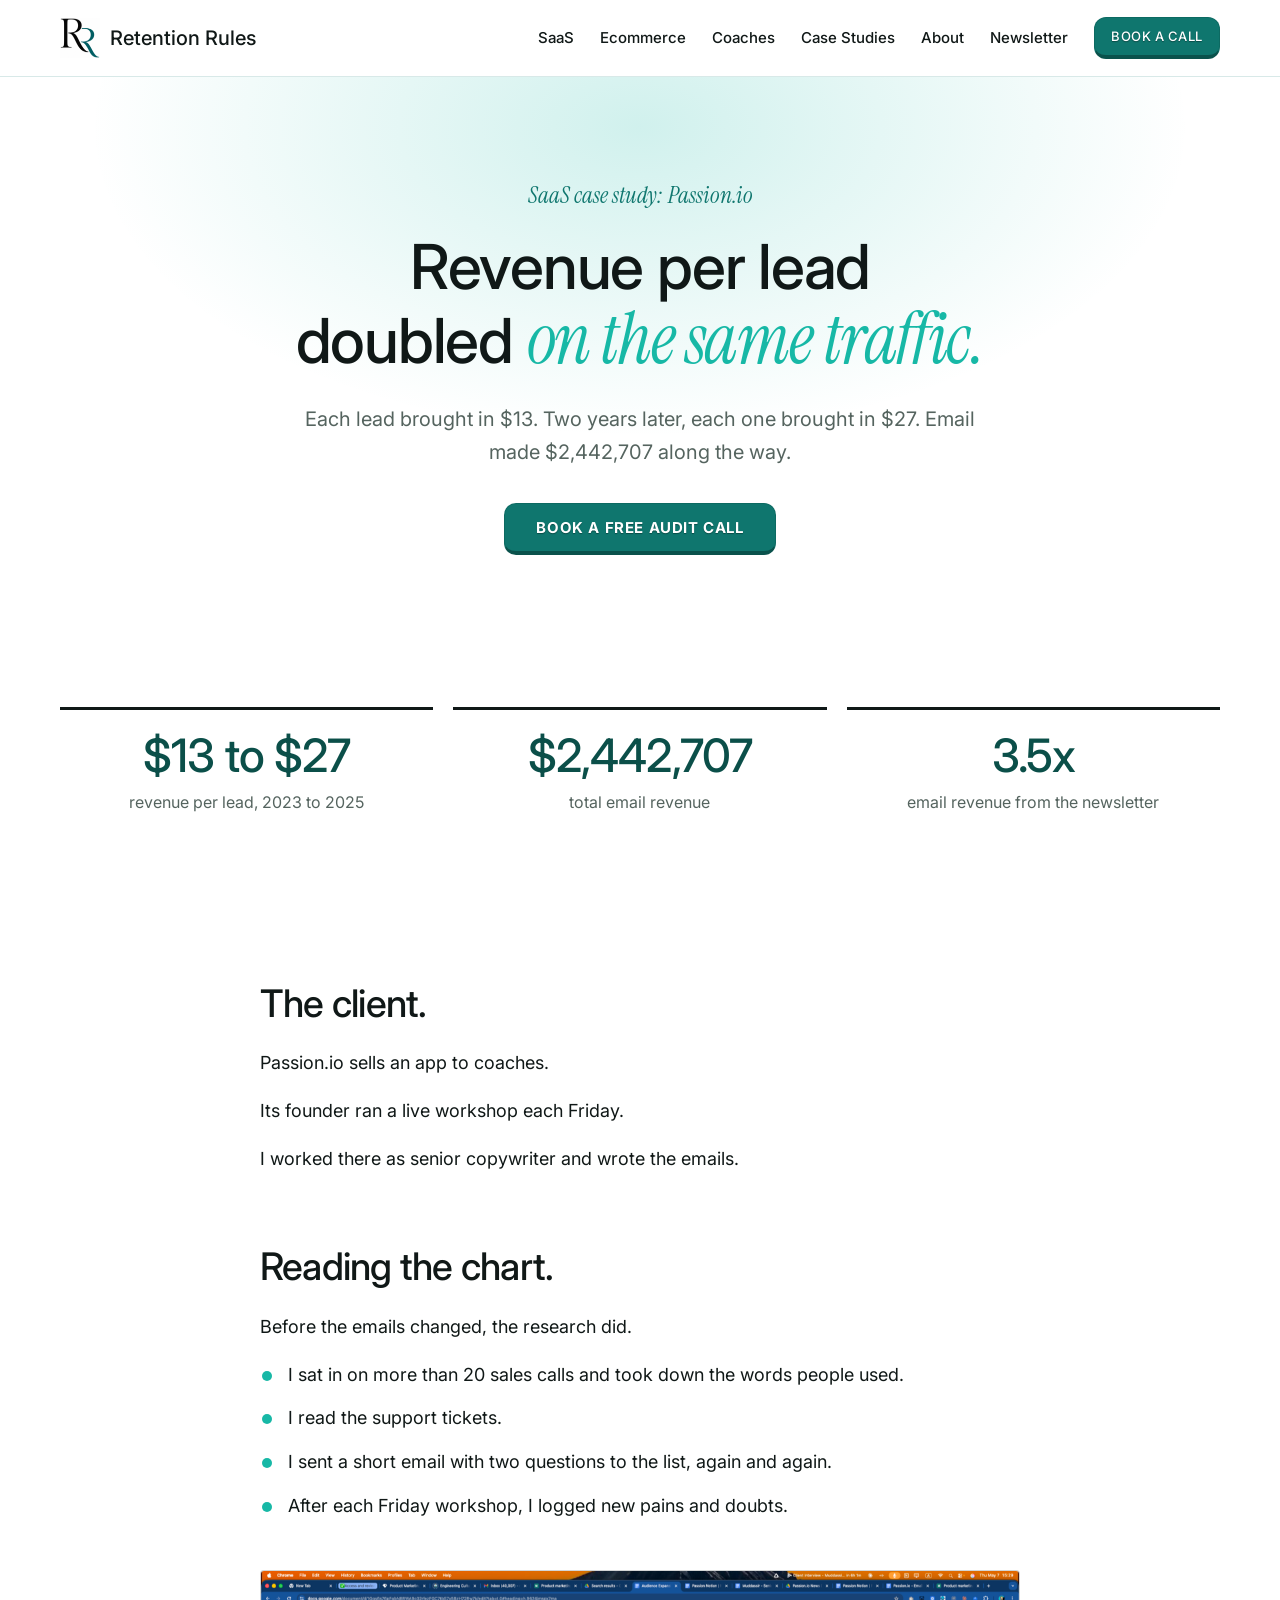
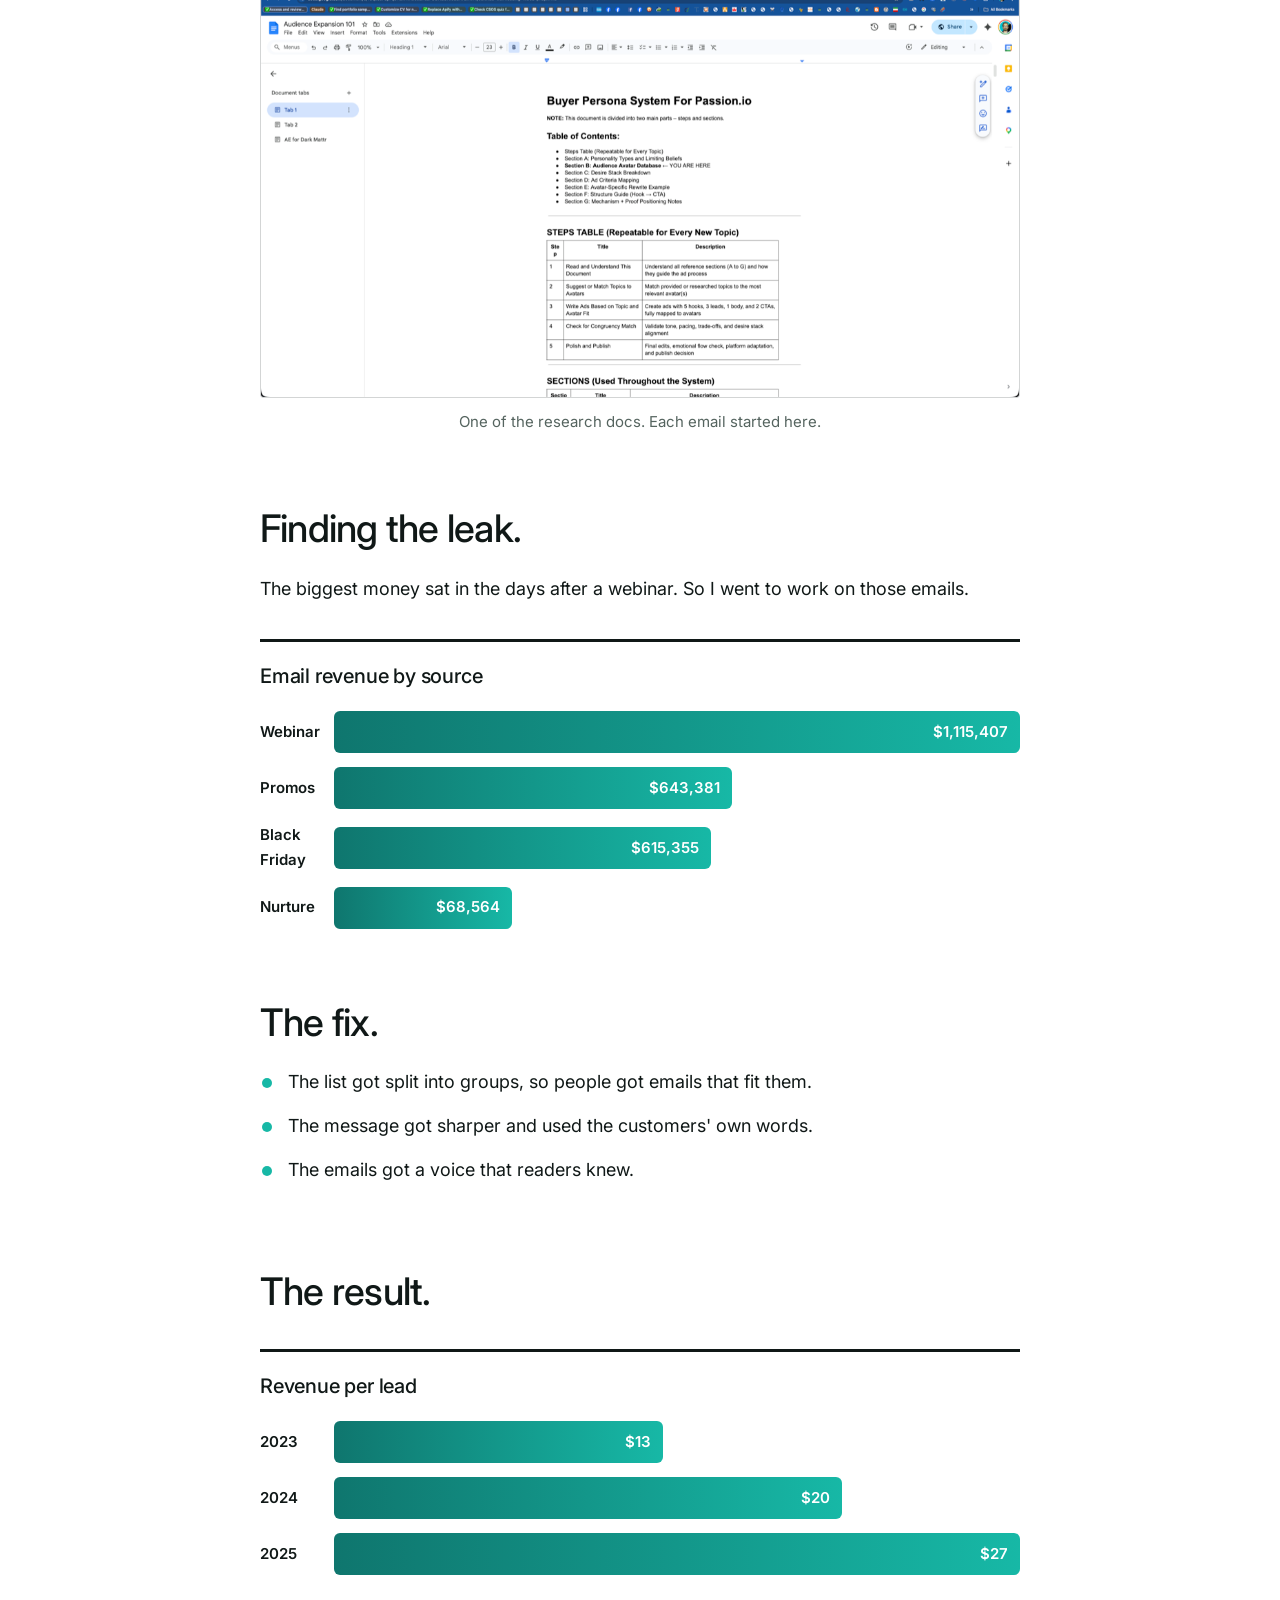
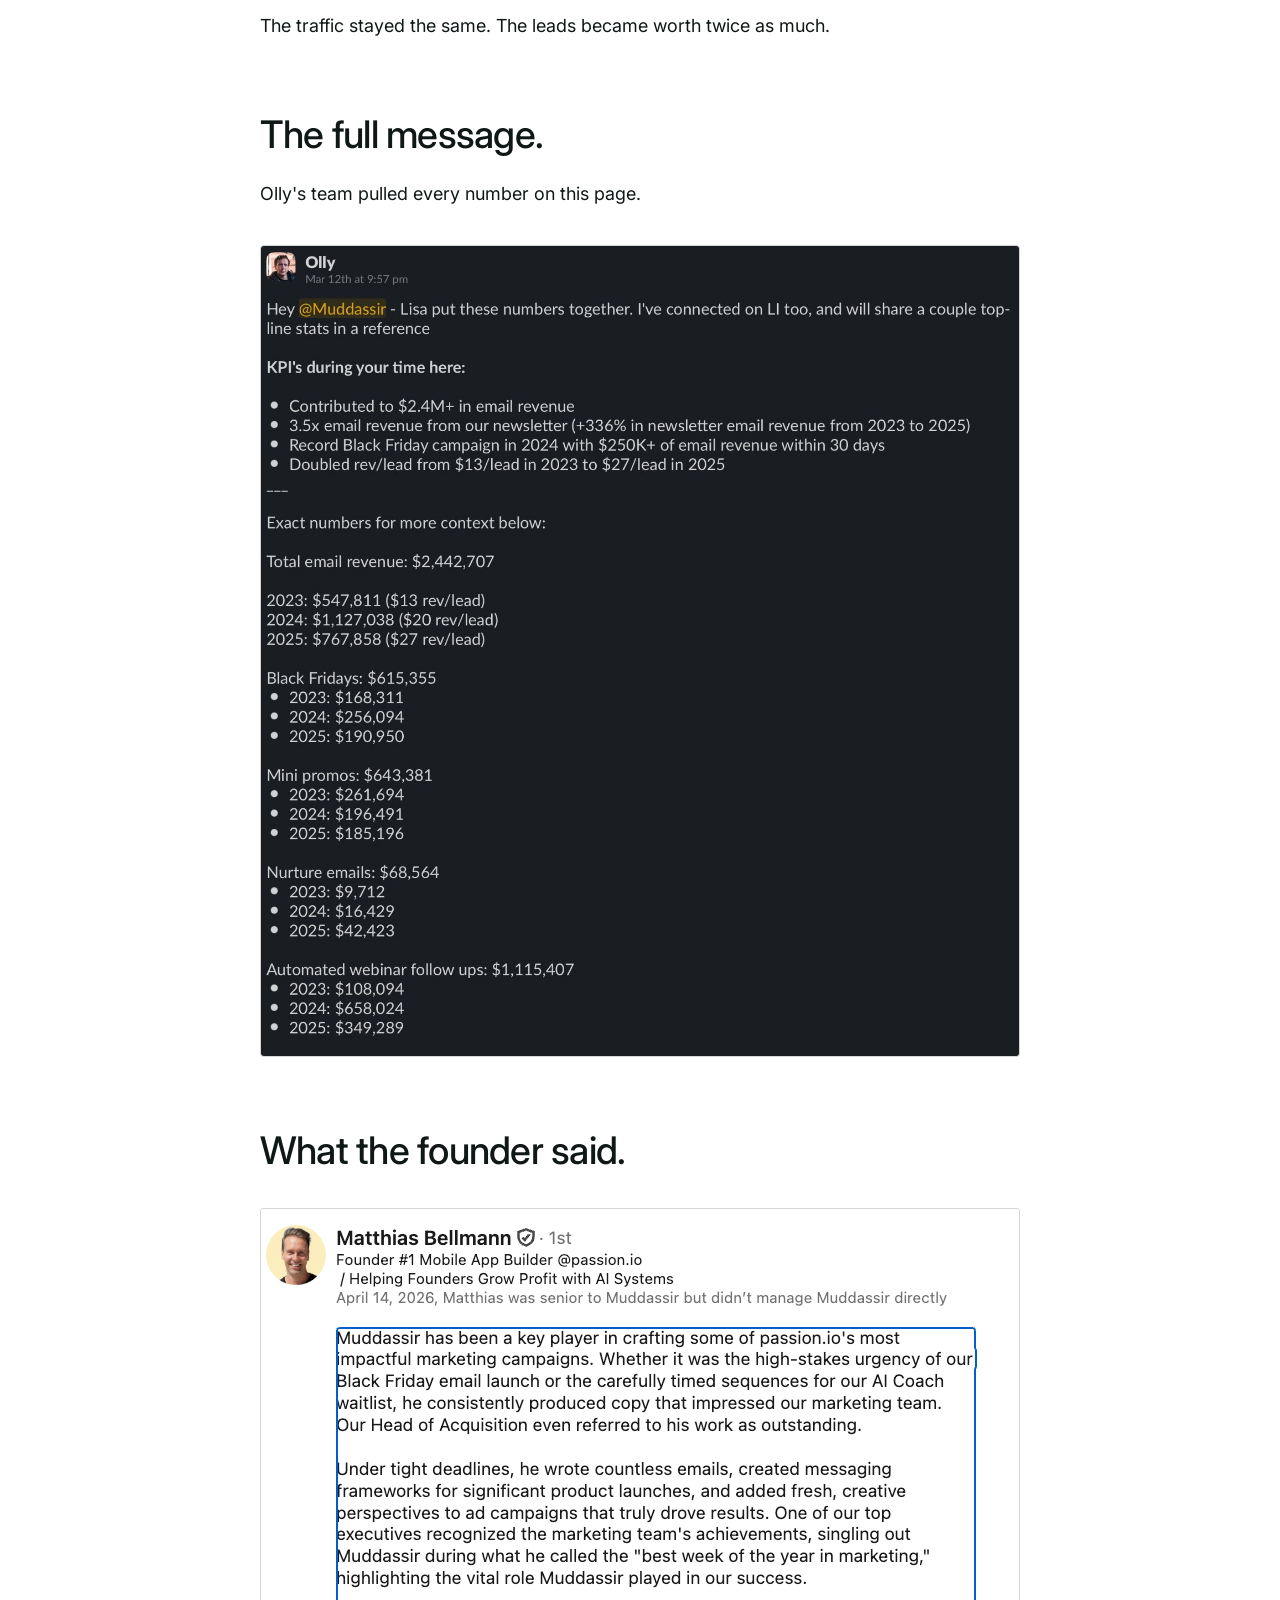
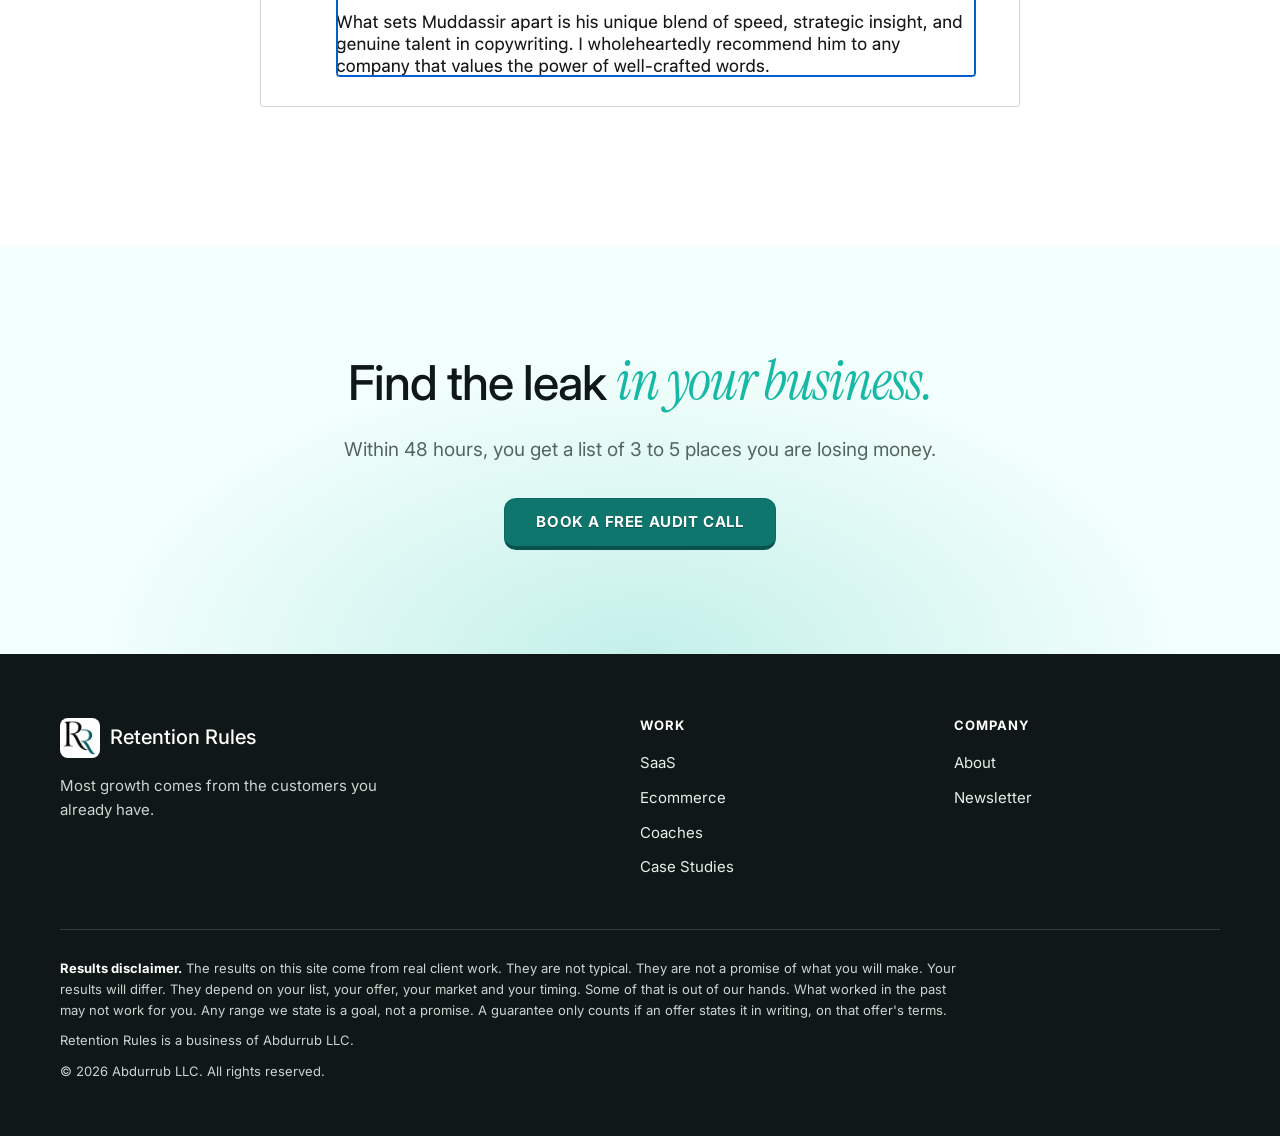
<file: case-studies/saas/index.html>
<!doctype html>
<html lang="en">
<head>
<meta charset="utf-8">
<meta name="viewport" content="width=device-width, initial-scale=1">
<title>Passion.io Case Study | Retention Rules</title>
<meta name="description" content="How Passion.io took revenue per lead from $13 to $27 on the same traffic, with $2,442,707 in email revenue.">
<link rel="canonical" href="https://retentionrules.com/case-studies/saas/">
<meta property="og:site_name" content="Retention Rules">
<meta property="og:type" content="website">
<meta property="og:url" content="https://retentionrules.com/case-studies/saas/">
<meta property="og:title" content="Passion.io Case Study | Retention Rules">
<meta property="og:description" content="How Passion.io took revenue per lead from $13 to $27 on the same traffic, with $2,442,707 in email revenue.">
<meta property="og:image" content="https://retentionrules.com/images/og.png">
<meta property="og:image:width" content="1200">
<meta property="og:image:height" content="630">
<meta property="og:image:alt" content="Retention Rules logo">
<meta name="twitter:card" content="summary_large_image">
<meta name="twitter:title" content="Passion.io Case Study | Retention Rules">
<meta name="twitter:description" content="How Passion.io took revenue per lead from $13 to $27 on the same traffic, with $2,442,707 in email revenue.">
<meta name="twitter:image" content="https://retentionrules.com/images/og.png">
<link rel="icon" type="image/png" href="/images/favicon.png">
<link rel="preconnect" href="https://fonts.googleapis.com">
<link rel="preconnect" href="https://fonts.gstatic.com" crossorigin>
<link href="https://fonts.googleapis.com/css2?family=Instrument+Serif:ital@0;1&family=Inter:wght@400;500;600;700&display=swap" rel="stylesheet">
<link rel="stylesheet" href="/css/site.css">

</head>
<body>
<header class="site-head"><div class="wrap head-row">
<a class="brand" href="/"><img src="/images/rr-mark.png" alt="" width="44" height="44">Retention Rules</a>
<nav class="nav" aria-label="Main"><a href="/saas/">SaaS</a><a href="https://flows.retentionrules.com/">Ecommerce</a><a href="/coaches/">Coaches</a><a href="/case-studies/">Case Studies</a><a href="/about/">About</a><a href="https://letters.retentionrules.com/">Newsletter</a><a class="btn" href="https://calendar.app.google/LEcHPfT7csau1WCQ7" target="_blank" rel="noopener">Book a call</a></nav>
<details class="menu"><summary>Menu</summary><div class="menu-links"><a href="/saas/">SaaS</a><a href="https://flows.retentionrules.com/">Ecommerce</a><a href="/coaches/">Coaches</a><a href="/case-studies/">Case Studies</a><a href="/about/">About</a><a href="https://letters.retentionrules.com/">Newsletter</a><a class="btn" href="https://calendar.app.google/LEcHPfT7csau1WCQ7" target="_blank" rel="noopener">Book a call</a></div></details>
</div></header>
<main>
<section class="hero"><div class="wrap"><p class="pill">SaaS case study: Passion.io</p><h1>Revenue per lead doubled <em>on the same traffic.</em></h1><p class="sub">Each lead brought in $13. Two years later, each one brought in $27. Email made $2,442,707 along the way.</p><a class="btn" href="https://calendar.app.google/LEcHPfT7csau1WCQ7" target="_blank" rel="noopener">Book a free audit call</a></div></section><section class="sec tight"><div class="wrap"><div class="stats"><div class="stat"><b>$13 to $27</b><span>revenue per lead, 2023 to 2025</span></div><div class="stat"><b>$2,442,707</b><span>total email revenue</span></div><div class="stat"><b>3.5x</b><span>email revenue from the newsletter</span></div></div></div></section><section class="sec "><div class="mid prose"><h2>The client.</h2><p>Passion.io sells an app to coaches.</p><p>Its founder ran a live workshop each Friday.</p><p>I worked there as senior copywriter and wrote the emails.</p><h2>Reading the chart.</h2><p>Before the emails changed, the research did.</p><ul><li>I sat in on more than 20 sales calls and took down the words people used.</li><li>I read the support tickets.</li><li>I sent a short email with two questions to the list, again and again.</li><li>After each Friday workshop, I logged new pains and doubts.</li></ul><figure class="shot"><div class="frame"><img src="/images/proof/buyer-persona-system.png" alt="The buyer persona document built for Passion.io from sales calls." loading="lazy"></div><figcaption>One of the research docs. Each email started here.</figcaption></figure><h2>Finding the leak.</h2><p>The biggest money sat in the days after a webinar. So I went to work on those emails.</p><div class="chart"><h3>Email revenue by source</h3><div class="bar">Webinar<i style="width:100%">$1,115,407</i></div><div class="bar">Promos<i style="width:58%">$643,381</i></div><div class="bar">Black Friday<i style="width:55%">$615,355</i></div><div class="bar">Nurture<i style="width:26%">$68,564</i></div></div><h2>The fix.</h2><ul><li>The list got split into groups, so people got emails that fit them.</li><li>The message got sharper and used the customers' own words.</li><li>The emails got a voice that readers knew.</li></ul><h2>The result.</h2><div class="chart"><h3>Revenue per lead</h3><div class="bar">2023<i style="width:48%">$13</i></div><div class="bar">2024<i style="width:74%">$20</i></div><div class="bar">2025<i style="width:100%">$27</i></div></div><p>The traffic stayed the same. The leads became worth twice as much.</p><h2>The full message.</h2><p>Olly's team pulled every number on this page.</p><figure class="shot"><div class="frame"><img src="/images/proof/olly-full.jpg" alt="Slack message from Olly at Passion.io listing total email revenue of $2,442,707, Black Fridays of $615,355, mini promos of $643,381, nurture emails of $68,564 and webinar follow ups of $1,115,407." loading="lazy"></div></figure><h2>What the founder said.</h2><figure class="shot"><div class="frame"><img src="/images/proof/linkedin-matthias-passion-io.png" alt="LinkedIn recommendation from Matthias Bellmann, founder of Passion.io." loading="lazy"></div></figure></div></section><section class="close"><div class="wrap"><h2>Find the leak <em>in your business.</em></h2><p>Within 48 hours, you get a list of 3 to 5 places you are losing money.</p><a class="btn" href="https://calendar.app.google/LEcHPfT7csau1WCQ7" target="_blank" rel="noopener">Book a free audit call</a></div></section>
</main>
<footer class="site-foot"><div class="wrap">
<div class="foot-top">
<div class="foot-brand"><a class="brand" href="/"><img src="/images/rr-mark.png" alt="" width="44" height="44">Retention Rules</a>
<p>Most growth comes from the customers you already have.</p></div>
<div class="foot-col"><h2>Work</h2><a href="/saas/">SaaS</a><a href="https://flows.retentionrules.com/">Ecommerce</a><a href="/coaches/">Coaches</a><a href="/case-studies/">Case Studies</a></div>
<div class="foot-col"><h2>Company</h2><a href="/about/">About</a><a href="https://letters.retentionrules.com/">Newsletter</a></div>
</div>
<div class="foot-legal">
<p><strong>Results disclaimer.</strong> The results on this site come from real client work. They are not typical. They are not a promise of what you will make. Your results will differ. They depend on your list, your offer, your market and your timing. Some of that is out of our hands. What worked in the past may not work for you. Any range we state is a goal, not a promise. A guarantee only counts if an offer states it in writing, on that offer's terms.</p>
<p>Retention Rules is a business of Abdurrub LLC.</p>
<p>&copy; 2026 Abdurrub LLC. All rights reserved.</p>
</div>
</div></footer>
</body>
</html>
</file>
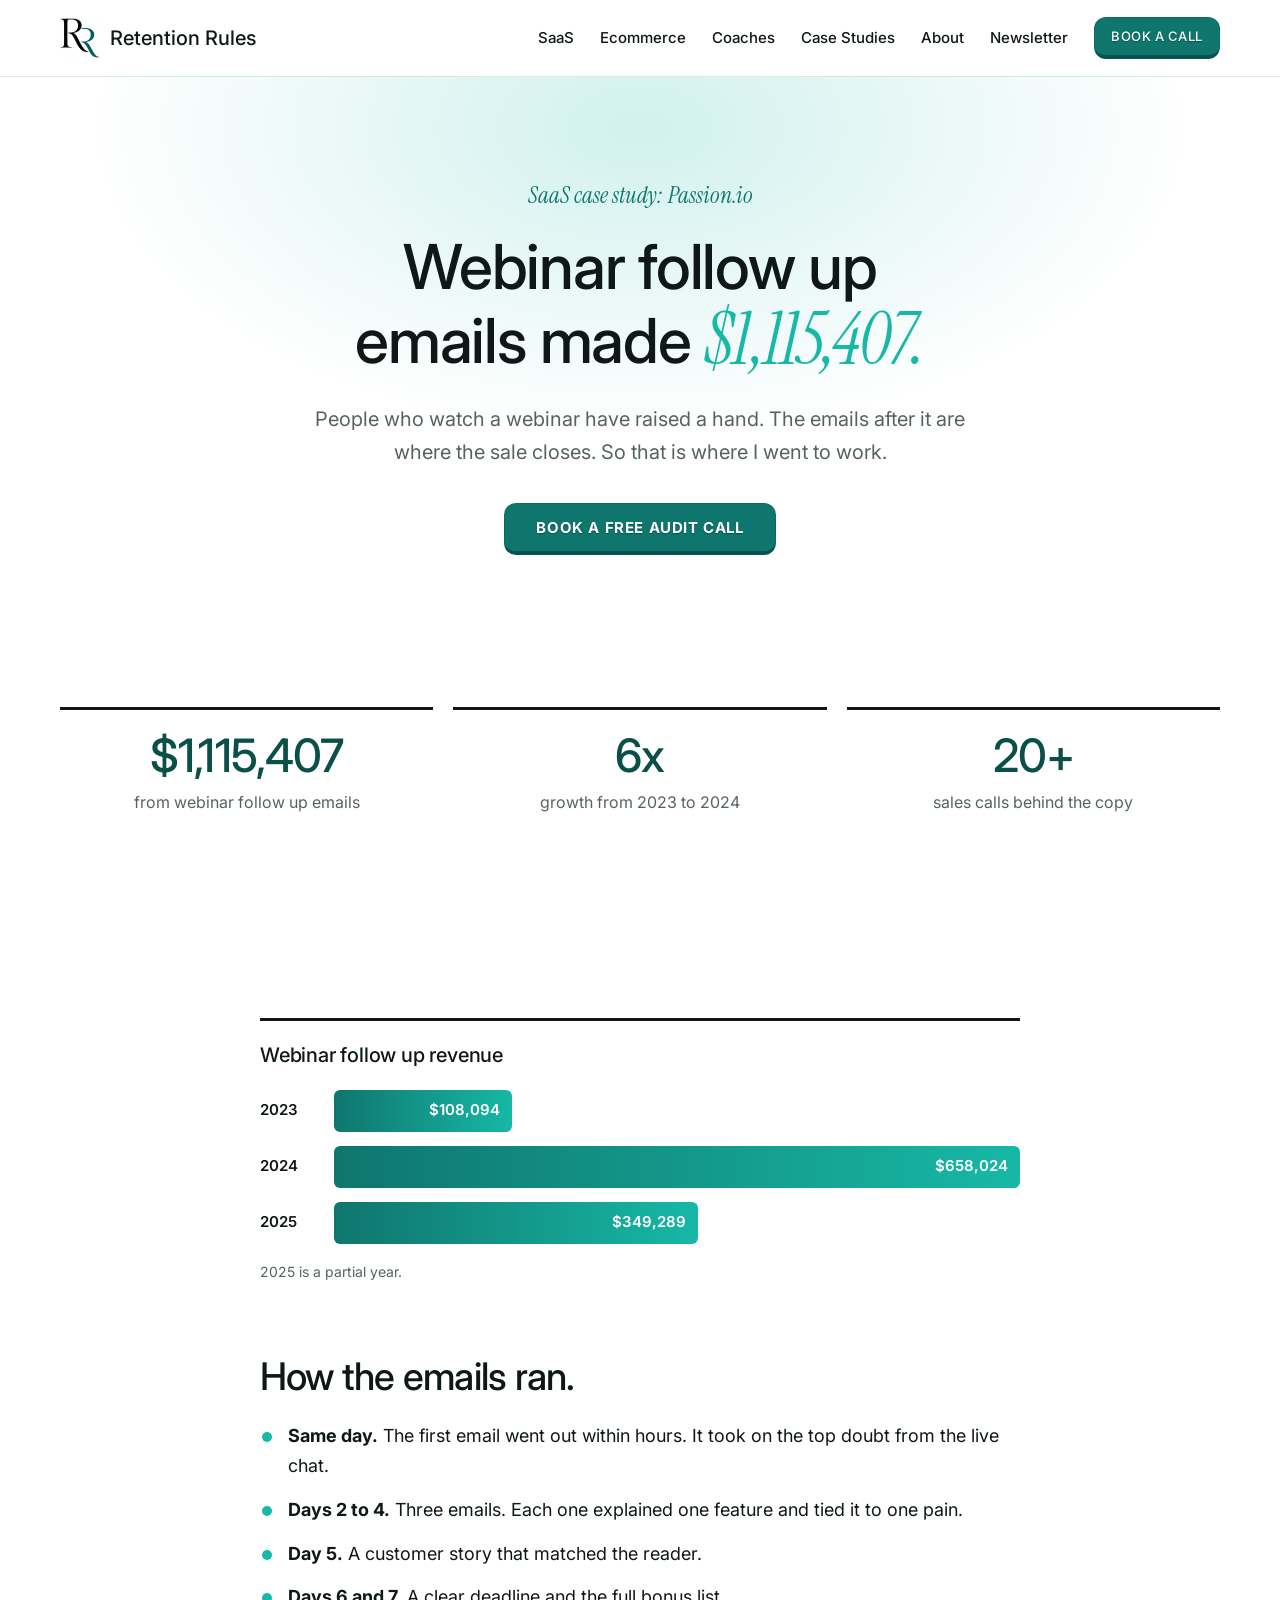
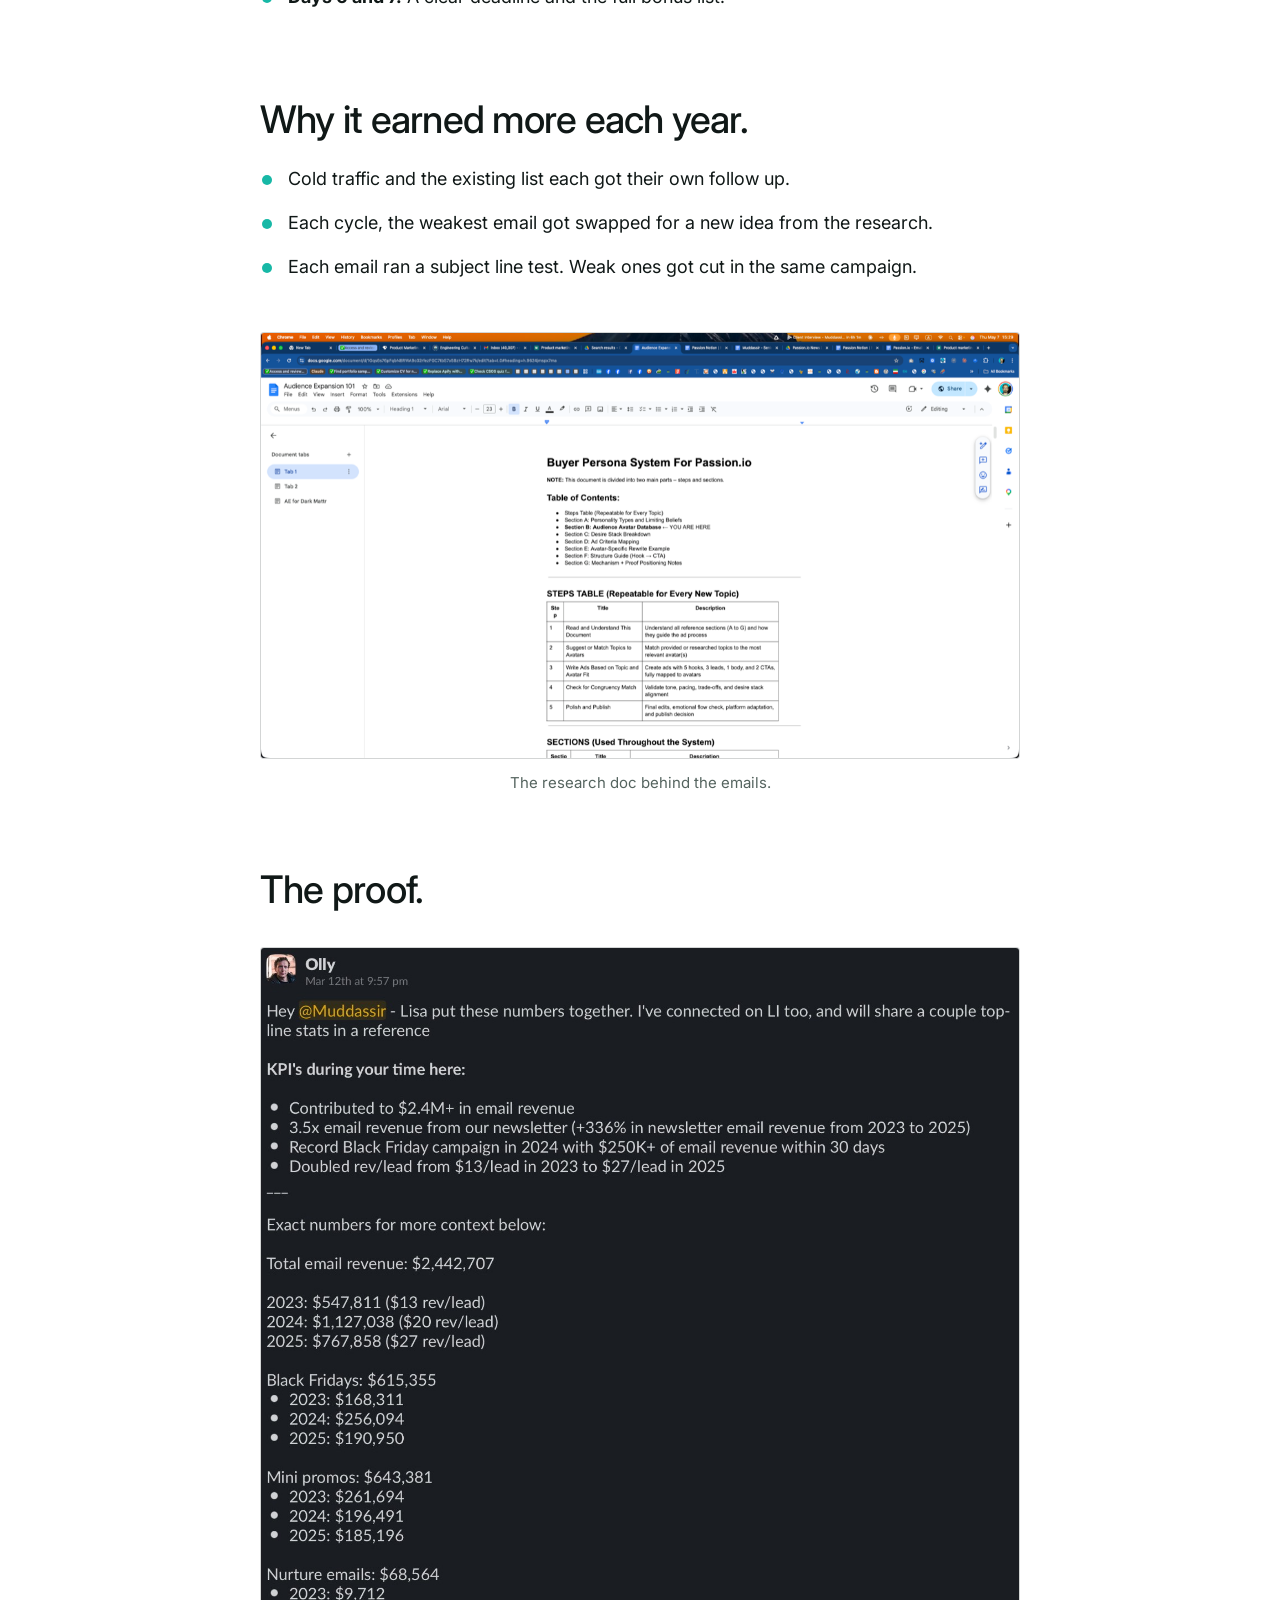
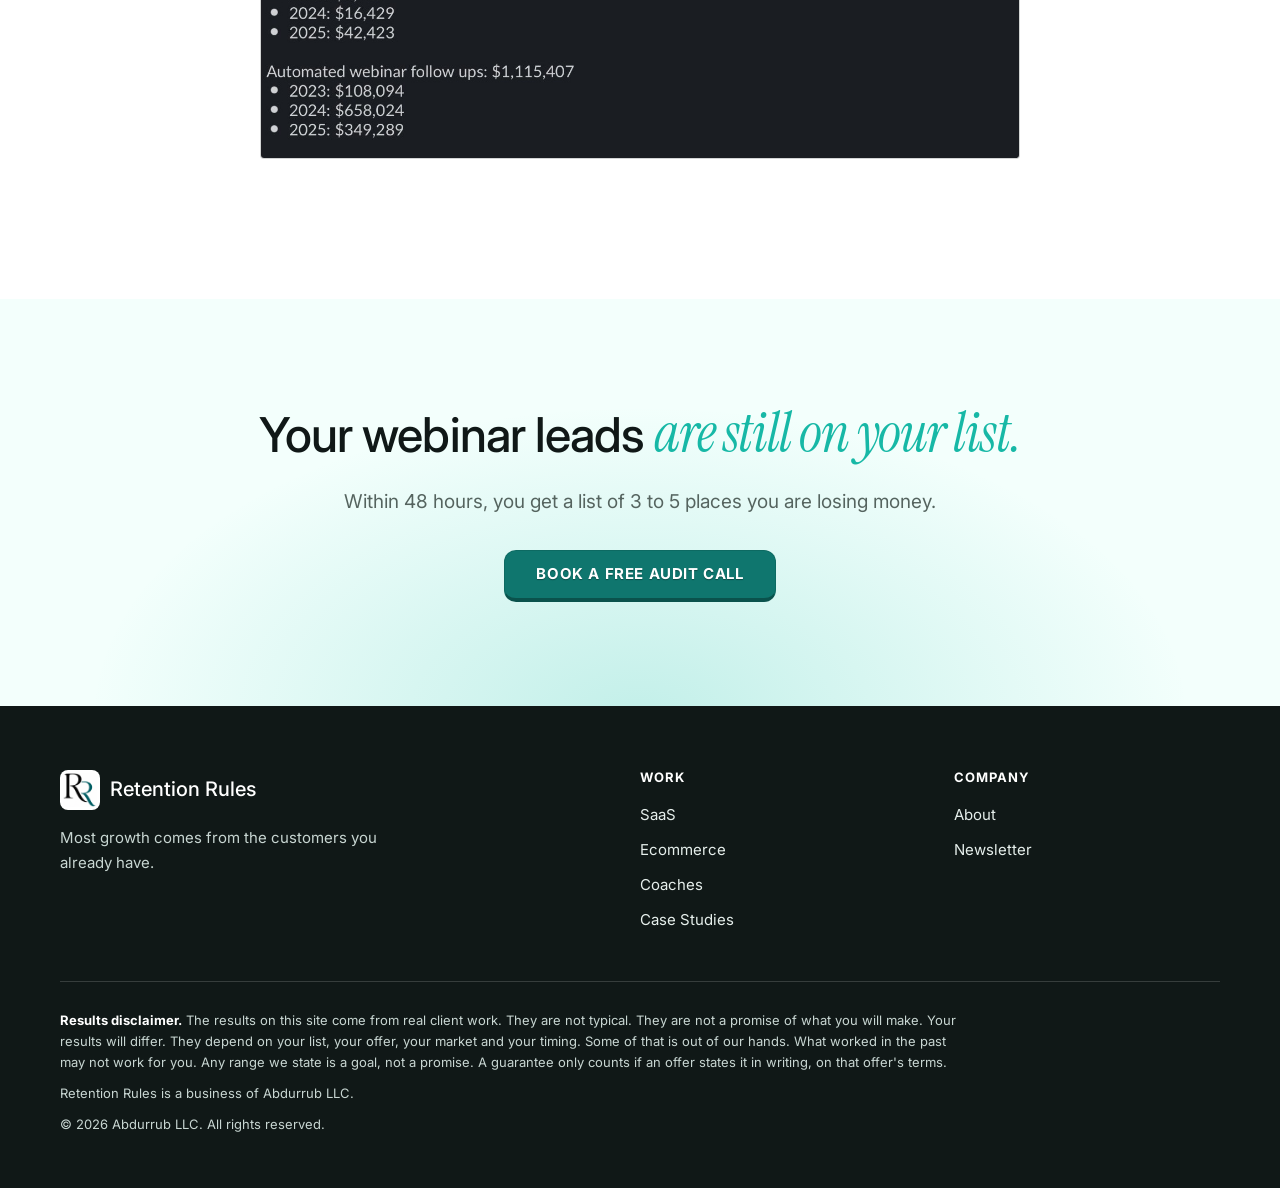
<file: case-studies/webinar/index.html>
<!doctype html>
<html lang="en">
<head>
<meta charset="utf-8">
<meta name="viewport" content="width=device-width, initial-scale=1">
<title>Webinar Follow Up Case Study | Retention Rules</title>
<meta name="description" content="How webinar follow up emails brought in $1,115,407 at Passion.io.">
<link rel="canonical" href="https://retentionrules.com/case-studies/webinar/">
<meta property="og:site_name" content="Retention Rules">
<meta property="og:type" content="website">
<meta property="og:url" content="https://retentionrules.com/case-studies/webinar/">
<meta property="og:title" content="Webinar Follow Up Case Study | Retention Rules">
<meta property="og:description" content="How webinar follow up emails brought in $1,115,407 at Passion.io.">
<meta property="og:image" content="https://retentionrules.com/images/og.png">
<meta property="og:image:width" content="1200">
<meta property="og:image:height" content="630">
<meta property="og:image:alt" content="Retention Rules logo">
<meta name="twitter:card" content="summary_large_image">
<meta name="twitter:title" content="Webinar Follow Up Case Study | Retention Rules">
<meta name="twitter:description" content="How webinar follow up emails brought in $1,115,407 at Passion.io.">
<meta name="twitter:image" content="https://retentionrules.com/images/og.png">
<link rel="icon" type="image/png" href="/images/favicon.png">
<link rel="preconnect" href="https://fonts.googleapis.com">
<link rel="preconnect" href="https://fonts.gstatic.com" crossorigin>
<link href="https://fonts.googleapis.com/css2?family=Instrument+Serif:ital@0;1&family=Inter:wght@400;500;600;700&display=swap" rel="stylesheet">
<link rel="stylesheet" href="/css/site.css">

</head>
<body>
<header class="site-head"><div class="wrap head-row">
<a class="brand" href="/"><img src="/images/rr-mark.png" alt="" width="44" height="44">Retention Rules</a>
<nav class="nav" aria-label="Main"><a href="/saas/">SaaS</a><a href="https://flows.retentionrules.com/">Ecommerce</a><a href="/coaches/">Coaches</a><a href="/case-studies/">Case Studies</a><a href="/about/">About</a><a href="https://letters.retentionrules.com/">Newsletter</a><a class="btn" href="https://calendar.app.google/LEcHPfT7csau1WCQ7" target="_blank" rel="noopener">Book a call</a></nav>
<details class="menu"><summary>Menu</summary><div class="menu-links"><a href="/saas/">SaaS</a><a href="https://flows.retentionrules.com/">Ecommerce</a><a href="/coaches/">Coaches</a><a href="/case-studies/">Case Studies</a><a href="/about/">About</a><a href="https://letters.retentionrules.com/">Newsletter</a><a class="btn" href="https://calendar.app.google/LEcHPfT7csau1WCQ7" target="_blank" rel="noopener">Book a call</a></div></details>
</div></header>
<main>
<section class="hero"><div class="wrap"><p class="pill">SaaS case study: Passion.io</p><h1>Webinar follow up emails made <em>$1,115,407.</em></h1><p class="sub">People who watch a webinar have raised a hand. The emails after it are where the sale closes. So that is where I went to work.</p><a class="btn" href="https://calendar.app.google/LEcHPfT7csau1WCQ7" target="_blank" rel="noopener">Book a free audit call</a></div></section><section class="sec tight"><div class="wrap"><div class="stats"><div class="stat"><b>$1,115,407</b><span>from webinar follow up emails</span></div><div class="stat"><b>6x</b><span>growth from 2023 to 2024</span></div><div class="stat"><b>20+</b><span>sales calls behind the copy</span></div></div></div></section><section class="sec "><div class="mid prose"><div class="chart"><h3>Webinar follow up revenue</h3><div class="bar">2023<i style="width:26%">$108,094</i></div><div class="bar">2024<i style="width:100%">$658,024</i></div><div class="bar">2025<i style="width:53%">$349,289</i></div><small>2025 is a partial year.</small></div><h2>How the emails ran.</h2><ul><li><strong>Same day.</strong> The first email went out within hours. It took on the top doubt from the live chat.</li><li><strong>Days 2 to 4.</strong> Three emails. Each one explained one feature and tied it to one pain.</li><li><strong>Day 5.</strong> A customer story that matched the reader.</li><li><strong>Days 6 and 7.</strong> A clear deadline and the full bonus list.</li></ul><h2>Why it earned more each year.</h2><ul><li>Cold traffic and the existing list each got their own follow up.</li><li>Each cycle, the weakest email got swapped for a new idea from the research.</li><li>Each email ran a subject line test. Weak ones got cut in the same campaign.</li></ul><figure class="shot"><div class="frame"><img src="/images/proof/buyer-persona-system.png" alt="The buyer persona document behind the webinar emails." loading="lazy"></div><figcaption>The research doc behind the emails.</figcaption></figure><h2>The proof.</h2><figure class="shot"><div class="frame"><img src="/images/proof/olly-full.jpg" alt="Slack message from Olly at Passion.io listing total email revenue of $2,442,707, Black Fridays of $615,355, mini promos of $643,381, nurture emails of $68,564 and webinar follow ups of $1,115,407." loading="lazy"></div></figure></div></section><section class="close"><div class="wrap"><h2>Your webinar leads <em>are still on your list.</em></h2><p>Within 48 hours, you get a list of 3 to 5 places you are losing money.</p><a class="btn" href="https://calendar.app.google/LEcHPfT7csau1WCQ7" target="_blank" rel="noopener">Book a free audit call</a></div></section>
</main>
<footer class="site-foot"><div class="wrap">
<div class="foot-top">
<div class="foot-brand"><a class="brand" href="/"><img src="/images/rr-mark.png" alt="" width="44" height="44">Retention Rules</a>
<p>Most growth comes from the customers you already have.</p></div>
<div class="foot-col"><h2>Work</h2><a href="/saas/">SaaS</a><a href="https://flows.retentionrules.com/">Ecommerce</a><a href="/coaches/">Coaches</a><a href="/case-studies/">Case Studies</a></div>
<div class="foot-col"><h2>Company</h2><a href="/about/">About</a><a href="https://letters.retentionrules.com/">Newsletter</a></div>
</div>
<div class="foot-legal">
<p><strong>Results disclaimer.</strong> The results on this site come from real client work. They are not typical. They are not a promise of what you will make. Your results will differ. They depend on your list, your offer, your market and your timing. Some of that is out of our hands. What worked in the past may not work for you. Any range we state is a goal, not a promise. A guarantee only counts if an offer states it in writing, on that offer's terms.</p>
<p>Retention Rules is a business of Abdurrub LLC.</p>
<p>&copy; 2026 Abdurrub LLC. All rights reserved.</p>
</div>
</div></footer>
</body>
</html>
</file>
<file: css/site.css>
/* Retention Rules site. Design system taken from flows.retentionrules.com. */
@font-face {
  font-family: "Inter Display";
  font-style: normal;
  font-weight: 500;
  font-display: swap;
  src: url("https://rsms.me/inter/font-files/InterDisplay-Medium.woff2?v=4.1") format("woff2");
}

:root {
  --ink: #101817;
  --muted: #55645f;
  --teal: #0f766e;
  --teal-dark: #0b4f49;
  --bright: #17b8a6;
  --panel: #f3fffc;
  --line: rgba(15, 118, 110, 0.16);
  --shadow: 0 18px 50px rgba(11, 79, 73, 0.09);
  --white: #ffffff;
  --display: "Inter Display", Inter, ui-sans-serif, system-ui, sans-serif;
  --serif: "Instrument Serif", Georgia, serif;
}

* { box-sizing: border-box; }
html { -webkit-text-size-adjust: 100%; scroll-behavior: smooth; }
body {
  margin: 0;
  background: var(--white);
  color: var(--ink);
  font-family: Inter, ui-sans-serif, system-ui, -apple-system, "Segoe UI", sans-serif;
  font-size: 18px;
  line-height: 1.65;
  overflow-x: hidden;
}
img { max-width: 100%; height: auto; display: block; }
a { color: var(--teal); }
.wrap { width: min(1160px, 100% - 48px); margin-inline: auto; }
.mid { width: min(760px, 100% - 48px); margin-inline: auto; }

/* Header */
.site-head { position: sticky; top: 0; z-index: 20; background: rgba(255, 255, 255, 0.94); border-bottom: 1px solid var(--line); backdrop-filter: blur(14px); }
.head-row { display: flex; align-items: center; justify-content: space-between; gap: 24px; min-height: 76px; }
.brand { display: flex; align-items: center; gap: 10px; color: var(--ink); font-family: var(--display); font-weight: 500; font-size: 20px; text-decoration: none; white-space: nowrap; }
.brand img { width: 40px; height: 40px; }
.nav { display: flex; align-items: center; gap: 26px; }
.nav a { color: var(--ink); font-size: 15px; font-weight: 500; text-decoration: none; }
.nav a:hover, .nav a[aria-current="page"] { color: var(--teal); }
.nav a.btn { color: #fff; min-height: 44px; padding: 0 18px; font-size: 15px; }
.menu { display: none; }
.menu summary { list-style: none; cursor: pointer; font-size: 15px; font-weight: 600; padding: 9px 16px; border: 1px solid var(--line); border-radius: 8px; }
.menu summary::-webkit-details-marker { display: none; }
.menu-links { position: absolute; left: 0; right: 0; background: #fff; border-bottom: 1px solid var(--line); padding: 8px 24px 24px; }
.menu-links a { display: block; padding: 14px 0; color: var(--ink); font-weight: 600; text-decoration: none; border-bottom: 1px solid var(--line); }
.menu-links a.btn { display: flex; margin-top: 20px; border: 0; color: #fff; }

/* Type */
h1, h2, h3 { margin: 0; color: var(--ink); font-family: var(--display); font-weight: 500; letter-spacing: -0.02em; }
h1 { font-size: clamp(38px, 5vw, 62px); line-height: 1.08; text-wrap: balance; }
h2 { font-size: clamp(32px, 4vw, 48px); line-height: 1.12; text-wrap: balance; }
h3 { font-size: 23px; line-height: 1.25; letter-spacing: -0.01em; }
h1 em, h2 em { color: var(--bright); font-family: var(--serif); font-style: italic; font-weight: 400; font-size: 1.14em; letter-spacing: -0.02em; }
p { margin: 0 0 18px; }
p:last-child { margin-bottom: 0; }
.muted { color: var(--muted); }

/* Sections */
.sec { position: relative; padding: 104px 0; }
.sec.panel { background: linear-gradient(180deg, var(--panel), #fff); }
.sec.tight { padding: 64px 0; }
.head { max-width: 780px; margin: 0 auto 56px; text-align: center; }
.head .label, .label { display: block; margin-bottom: 14px; color: var(--teal); font-size: 13px; font-weight: 700; letter-spacing: 0.1em; text-transform: uppercase; }
.head p { margin: 20px auto 0; max-width: 640px; color: var(--muted); font-size: 19px; }
.action { margin-top: 52px; text-align: center; }

/* Hero */
.hero { position: relative; overflow: hidden; padding: 104px 0 88px; text-align: center; }
.hero::before { content: ""; position: absolute; left: 50%; top: -260px; width: 1100px; height: 620px; transform: translateX(-50%); background: radial-gradient(closest-side, rgba(23, 184, 166, 0.2), transparent); pointer-events: none; }
.hero .wrap { position: relative; }
.pill { display: inline-block; margin: 0 0 24px; color: var(--teal); font-family: var(--serif); font-size: 23px; font-style: italic; line-height: 1.25; }
.hero h1 { max-width: 1000px; margin-inline: auto; }
.sub { max-width: 690px; margin: 26px auto 0; color: var(--muted); font-size: 20px; }
.hero .btn { margin-top: 34px; }
.trustline { display: flex; flex-wrap: wrap; justify-content: center; gap: 8px 22px; margin-top: 26px; color: var(--muted); font-size: 15px; font-weight: 500; }
.trustline span::before { content: ""; display: inline-block; width: 9px; height: 9px; margin-right: 8px; border-radius: 50%; background: var(--bright); }

/* Buttons */
.btn { display: inline-flex; align-items: center; justify-content: center; min-height: 54px; padding: 0 28px; border: 1px solid rgba(23, 184, 166, 0.74); border-radius: 8px; background: var(--teal); color: #fff; font-family: var(--display); font-size: 17px; font-weight: 500; line-height: 1.2; text-align: center; text-decoration: none; cursor: pointer; transition: background 0.18s ease; }
.btn:hover { background: var(--teal-dark); }
a:focus-visible, summary:focus-visible, .door:focus-visible { outline: 3px solid var(--ink); outline-offset: 3px; }

/* Trust band */
.trust { padding: 56px 0; background: var(--panel); border-block: 1px solid var(--line); text-align: center; }
.trust h2 { margin-bottom: 36px; font-size: clamp(30px, 3.6vw, 44px); }
.logos { display: flex; flex-wrap: wrap; align-items: center; justify-content: center; gap: 30px 52px; }
.lg { display: inline-flex; align-items: center; gap: 9px; color: #27322f; }
.lg img { height: 38px; width: auto; max-width: 190px; filter: grayscale(1) brightness(0); opacity: 0.74; }
.lg.pass { font-family: var(--display); font-size: 25px; font-weight: 600; letter-spacing: -0.02em; }
.lg.pass img { height: 30px; border-radius: 7px; filter: grayscale(1); opacity: 1; }
.lg.word { font-family: var(--serif); font-size: 31px; font-style: italic; }
.badges { display: flex; flex-wrap: wrap; justify-content: center; gap: 12px; margin-top: 36px; }
.badges span { padding: 9px 16px; border: 1px solid var(--line); border-radius: 999px; background: #fff; font-size: 14px; font-weight: 600; }
.logostrip { padding: 40px 0; border-block: 1px solid var(--line); text-align: center; }
.logostrip .label { margin-bottom: 22px; }

/* Self-identify cards */
.doors { display: grid; grid-template-columns: repeat(3, 1fr); gap: 24px; }
.door { display: flex; flex-direction: column; padding: 38px 32px; border: 1px solid var(--line); border-radius: 16px; background: #fff; box-shadow: var(--shadow); color: var(--ink); text-decoration: none; transition: border-color 0.18s ease, box-shadow 0.18s ease; cursor: pointer; }
.door:hover { border-color: var(--bright); box-shadow: 0 22px 60px rgba(11, 79, 73, 0.17); }
.door .who { display: block; margin-bottom: 18px; color: var(--ink); font-family: var(--display); font-size: 28px; font-weight: 500; line-height: 1.15; letter-spacing: -0.02em; }
.door .prob { flex: 1; margin-bottom: 28px; color: var(--muted); font-size: 18px; }
.door .go { display: flex; align-items: center; justify-content: center; min-height: 52px; padding: 0 14px; border-radius: 8px; background: var(--teal); color: #fff; font-family: var(--display); font-size: 17px; font-weight: 500; transition: background 0.18s ease; }
.door:hover .go { background: var(--teal-dark); }

/* Stats */
.stats { display: grid; grid-template-columns: repeat(3, 1fr); gap: 20px; }
.stat { padding: 30px 26px; border: 1px solid var(--line); border-radius: 14px; background: #fff; text-align: center; }
.stat b { display: block; color: var(--teal-dark); font-family: var(--display); font-size: clamp(34px, 3.8vw, 46px); font-weight: 500; line-height: 1.1; letter-spacing: -0.02em; }
.stat span { display: block; margin-top: 10px; color: var(--muted); font-size: 16px; line-height: 1.45; }

/* Screenshots */
.split { display: grid; grid-template-columns: 1fr 1.15fr; gap: 64px; align-items: center; }
.split.flip > :first-child { order: 2; }
.split h2 { margin-bottom: 22px; }
.shot { margin: 0; }
.shot .frame { overflow: hidden; border: 1px solid var(--line); border-radius: 14px; background: #fff; box-shadow: var(--shadow); }
.shot img { width: 100%; }
.shot figcaption { margin-top: 12px; color: var(--muted); font-size: 15px; text-align: center; }
.shots { display: grid; grid-template-columns: 1fr 1fr; gap: 28px; align-items: start; }
.shots .frame { max-height: 620px; }

/* Testimonial wall */
.wall { columns: 2; column-gap: 24px; }
.wall figure { break-inside: avoid; margin: 0 0 24px; }
.wall.one { columns: 1; max-width: 780px; margin-inline: auto; }

/* Cards */
.cards { display: grid; grid-template-columns: repeat(3, 1fr); gap: 22px; }
.cards.two { grid-template-columns: repeat(2, 1fr); }
.cards.four { grid-template-columns: repeat(2, 1fr); }
.card { padding: 30px 28px; border: 1px solid var(--line); border-radius: 14px; background: #fff; }
.card .tag { display: block; margin-bottom: 12px; color: var(--teal); font-size: 13px; font-weight: 700; letter-spacing: 0.08em; text-transform: uppercase; }
.card h3 { margin-bottom: 10px; }
.card p { color: var(--muted); font-size: 17px; }

/* Compare */
.compare { display: grid; grid-template-columns: 1fr 1fr; gap: 22px; }
.col { padding: 34px 30px; border-radius: 14px; border: 1px solid var(--line); background: #fff; }
.col.good { background: var(--teal-dark); border-color: var(--teal-dark); color: #eafaf7; }
.col h3 { margin-bottom: 20px; }
.col.good h3 { color: #fff; }
.col ul { margin: 0; padding: 0; list-style: none; }
.col li { position: relative; padding: 0 0 14px 28px; }
.col li:last-child { padding-bottom: 0; }
.col li::before { content: "\00d7"; position: absolute; left: 2px; top: -1px; color: #a33; font-weight: 700; }
.col.good li::before { content: "\2713"; color: var(--bright); }

/* Bars */
.chart { padding: 32px 30px; border: 1px solid var(--line); border-radius: 14px; background: #fff; box-shadow: var(--shadow); }
.chart h3 { margin-bottom: 22px; font-size: 20px; }
.bar { display: grid; grid-template-columns: 62px 1fr; align-items: center; gap: 12px; margin-bottom: 14px; font-size: 15px; font-weight: 600; }
.bar:last-of-type { margin-bottom: 0; }
.bar i { display: flex; align-items: center; justify-content: flex-end; min-width: 92px; height: 42px; padding: 0 12px; border-radius: 6px; background: linear-gradient(90deg, var(--teal), var(--bright)); color: #fff; font-style: normal; white-space: nowrap; }
.chart small { display: block; margin-top: 16px; color: var(--muted); font-size: 14px; }

/* Timeline */
.line { display: grid; grid-template-columns: repeat(4, 1fr); gap: 0; }
.line div { position: relative; padding: 34px 20px 0; border-top: 3px solid var(--bright); }
.line div::before { content: ""; position: absolute; top: -10px; left: 20px; width: 17px; height: 17px; border-radius: 50%; background: var(--teal); }
.line b { display: block; margin-bottom: 8px; font-family: var(--display); font-size: 20px; font-weight: 500; }
.line span { color: var(--muted); font-size: 16px; }

/* Founder */
.founder { display: grid; grid-template-columns: 120px 1fr; gap: 28px; max-width: 780px; margin-inline: auto; align-items: start; }
.founder img { width: 120px; height: 120px; border-radius: 50%; }
.founder h2 { margin-bottom: 18px; font-size: clamp(30px, 3.4vw, 40px); }
.founder strong { display: block; margin-top: 18px; }

/* Case cards */
.cases { display: grid; grid-template-columns: repeat(3, 1fr); gap: 24px; }
.case { display: flex; flex-direction: column; overflow: hidden; border: 1px solid var(--line); border-radius: 16px; background: #fff; box-shadow: var(--shadow); color: var(--ink); text-decoration: none; transition: border-color 0.18s ease; }
a.case:hover { border-color: var(--bright); }
.case .pic { height: 210px; overflow: hidden; border-bottom: 1px solid var(--line); background: var(--panel); }
.case .pic img { width: 100%; height: 100%; object-fit: cover; object-position: top; }
.case .pic.logo { display: flex; align-items: center; justify-content: center; }
.case .pic.logo img { width: auto; height: 62px; object-fit: contain; filter: grayscale(1) brightness(0); opacity: 0.75; }
.case .pic.logo .lg.word { font-size: 40px; }
.lg.multi img, .case .pic.logo.multi img { filter: grayscale(1); mix-blend-mode: multiply; opacity: 0.9; }
.prose .shots { width: min(1040px, 100vw - 48px); margin: 36px 0; position: relative; left: 50%; transform: translateX(-50%); }
.prose .shots .shot { margin: 0; }
.cases.two { grid-template-columns: repeat(2, 1fr); max-width: 768px; }
.wide { max-width: 900px; margin: 0 auto; }
.case .txt { display: flex; flex: 1; flex-direction: column; padding: 26px 24px; }
.case b { display: block; margin-bottom: 8px; color: var(--teal-dark); font-family: var(--display); font-size: 34px; font-weight: 500; line-height: 1.1; letter-spacing: -0.02em; }
.case h3 { margin-bottom: 8px; font-size: 19px; }
.case p { flex: 1; color: var(--muted); font-size: 16px; }
.case .more { margin-top: 16px; color: var(--teal); font-weight: 600; }
.group { margin-bottom: 72px; }
.group:last-child { margin-bottom: 0; }
.group > h3 { margin-bottom: 24px; font-size: 26px; }

/* Long copy */
.prose h2 { margin: 72px 0 24px; font-size: clamp(28px, 3.2vw, 38px); }
.prose h2:first-child { margin-top: 0; }
.prose ul { margin: 0 0 20px; padding: 0; list-style: none; }
.prose li { position: relative; padding: 0 0 14px 28px; }
.prose li::before { content: ""; position: absolute; left: 2px; top: 11px; width: 10px; height: 10px; border-radius: 50%; background: var(--bright); }
.prose .shot, .prose .chart { margin: 36px 0; }

/* FAQ */
.faq details { border-top: 1px solid var(--line); }
.faq details:last-child { border-bottom: 1px solid var(--line); }
.faq summary { position: relative; padding: 22px 40px 22px 0; font-family: var(--display); font-size: 20px; font-weight: 500; cursor: pointer; list-style: none; }
.faq summary::-webkit-details-marker { display: none; }
.faq summary::after { content: "+"; position: absolute; right: 6px; top: 18px; color: var(--teal); font-size: 26px; }
.faq details[open] summary::after { content: "\2212"; }
.faq details p { padding-bottom: 22px; color: var(--muted); }

/* Closing band */
.close { position: relative; overflow: hidden; padding: 104px 0; background: var(--panel); text-align: center; }
.close::before { content: ""; position: absolute; left: 50%; bottom: -320px; width: 1100px; height: 620px; transform: translateX(-50%); background: radial-gradient(closest-side, rgba(23, 184, 166, 0.22), transparent); pointer-events: none; }
.close .wrap { position: relative; }
.close h2 { max-width: 820px; margin-inline: auto; }
.close p { max-width: 620px; margin: 22px auto 0; color: var(--muted); font-size: 19px; }
.close .btn { margin-top: 32px; }
.close .fine { margin-top: 20px; font-size: 14px; }
.close .doors { margin-top: 48px; text-align: left; }

/* Footer */
.site-foot { padding: 64px 0 44px; background: var(--ink); color: #c8d6d2; font-size: 15px; }
.site-foot .brand { color: #fff; }
.site-foot .brand img { padding: 3px; border-radius: 8px; background: #fff; }
.foot-top { display: grid; grid-template-columns: 2fr 1fr 1fr; gap: 48px; padding-bottom: 44px; }
.foot-brand p { max-width: 340px; margin-top: 16px; }
.foot-col h2 { margin-bottom: 14px; color: #fff; font-family: Inter, sans-serif; font-size: 13px; font-weight: 700; letter-spacing: 0.08em; text-transform: uppercase; }
.foot-col a { display: block; padding: 5px 0; color: #e6efec; text-decoration: none; }
.foot-col a:hover { color: var(--bright); }
.foot-legal { padding-top: 28px; border-top: 1px solid rgba(255, 255, 255, 0.16); font-size: 13px; line-height: 1.6; }
.foot-legal p { max-width: 900px; margin-bottom: 10px; }
.foot-legal strong { color: #fff; }

@media (max-width: 980px) {
  .nav { display: none; }
  .menu { display: block; }
  .doors, .stats, .cards, .cases, .cases.two, .compare, .split, .shots { grid-template-columns: 1fr; }
  .cases.two { max-width: none; }
  .split { gap: 40px; }
  .split.flip > :first-child { order: 0; }
  .cards.four, .cards.two { grid-template-columns: 1fr; }
  .wall { columns: 1; }
  .line { grid-template-columns: 1fr; gap: 28px; }
  .line div { padding: 0 0 0 30px; border-top: 0; border-left: 3px solid var(--bright); }
  .line div::before { top: 2px; left: -10px; }
  .foot-top { grid-template-columns: 1fr 1fr; }
  .foot-brand { grid-column: 1 / -1; }
}
@media (max-width: 600px) {
  body { font-size: 17px; }
  .wrap, .mid { width: calc(100% - 40px); }
  .sec, .close { padding: 72px 0; }
  .hero { padding: 64px 0 60px; }
  .head { margin-bottom: 40px; }
  .pill { font-size: 20px; }
  .sub, .head p { font-size: 18px; }
  .btn { width: 100%; padding: 12px 18px; }
  .nav a.btn, .menu-links a.btn { width: auto; }
  .logos { gap: 22px 30px; }
  .lg img { height: 28px; max-width: 130px; }
  .lg.pass { font-size: 20px; }
  .lg.pass img { height: 24px; }
  .lg.word { font-size: 25px; }
  .founder { grid-template-columns: 1fr; }
  .bar { grid-template-columns: 48px 1fr; }
}
@media (prefers-reduced-motion: reduce) {
  html { scroll-behavior: auto; }
  * { transition: none !important; }
}

/* Buttons: raised and pressable, modelled on dropkickcopy.com. Cards: flat, ruled, no shadows. Set November 7, 2026. */
.btn, .door .go {
  min-height: 52px;
  padding: 12px 31px;
  border: 1px solid rgba(0, 0, 0, 0.1);
  border-bottom: 4px solid rgba(0, 0, 0, 0.3);
  border-radius: 12px;
  background: var(--teal);
  color: #fff;
  font-family: Inter, ui-sans-serif, system-ui, sans-serif;
  font-size: 15px;
  font-weight: 700;
  line-height: 1.2;
  letter-spacing: 0.04em;
  text-align: center;
  text-transform: uppercase;
  text-shadow: 0 1px 1px rgba(0, 0, 0, 0.35);
}
.btn:hover, .door:hover .go { background: #128a80; }
.btn:active, .door:active .go { border-bottom-width: 2px; transform: translateY(2px); }
.nav a.btn { min-height: 42px; padding: 8px 16px; font-size: 13px; }

.door, .card, .col, .chart, .case, .stat {
  border: 0;
  border-top: 3px solid var(--ink);
  border-radius: 0;
  background: transparent;
  box-shadow: none;
}
.door, .card, .col, .chart { padding: 22px 0 0; }
.stat { padding: 20px 8px 0; }
.door:hover { border-color: var(--teal); box-shadow: none; }
.door:hover .who { color: var(--teal); }
.case:hover { box-shadow: none; }
.shot .frame { border-color: rgba(16, 24, 23, 0.18); border-radius: 4px; box-shadow: none; }
.badges span { border-radius: 4px; }
.door .who { font-size: 26px; }
.col.good { padding: 22px 26px 12px; border-top-color: var(--teal-dark); }
.case .txt { padding: 20px 0 0; }
a.case:hover { border-color: var(--teal); }
.case .pic img { object-position: left top; }
</file>
